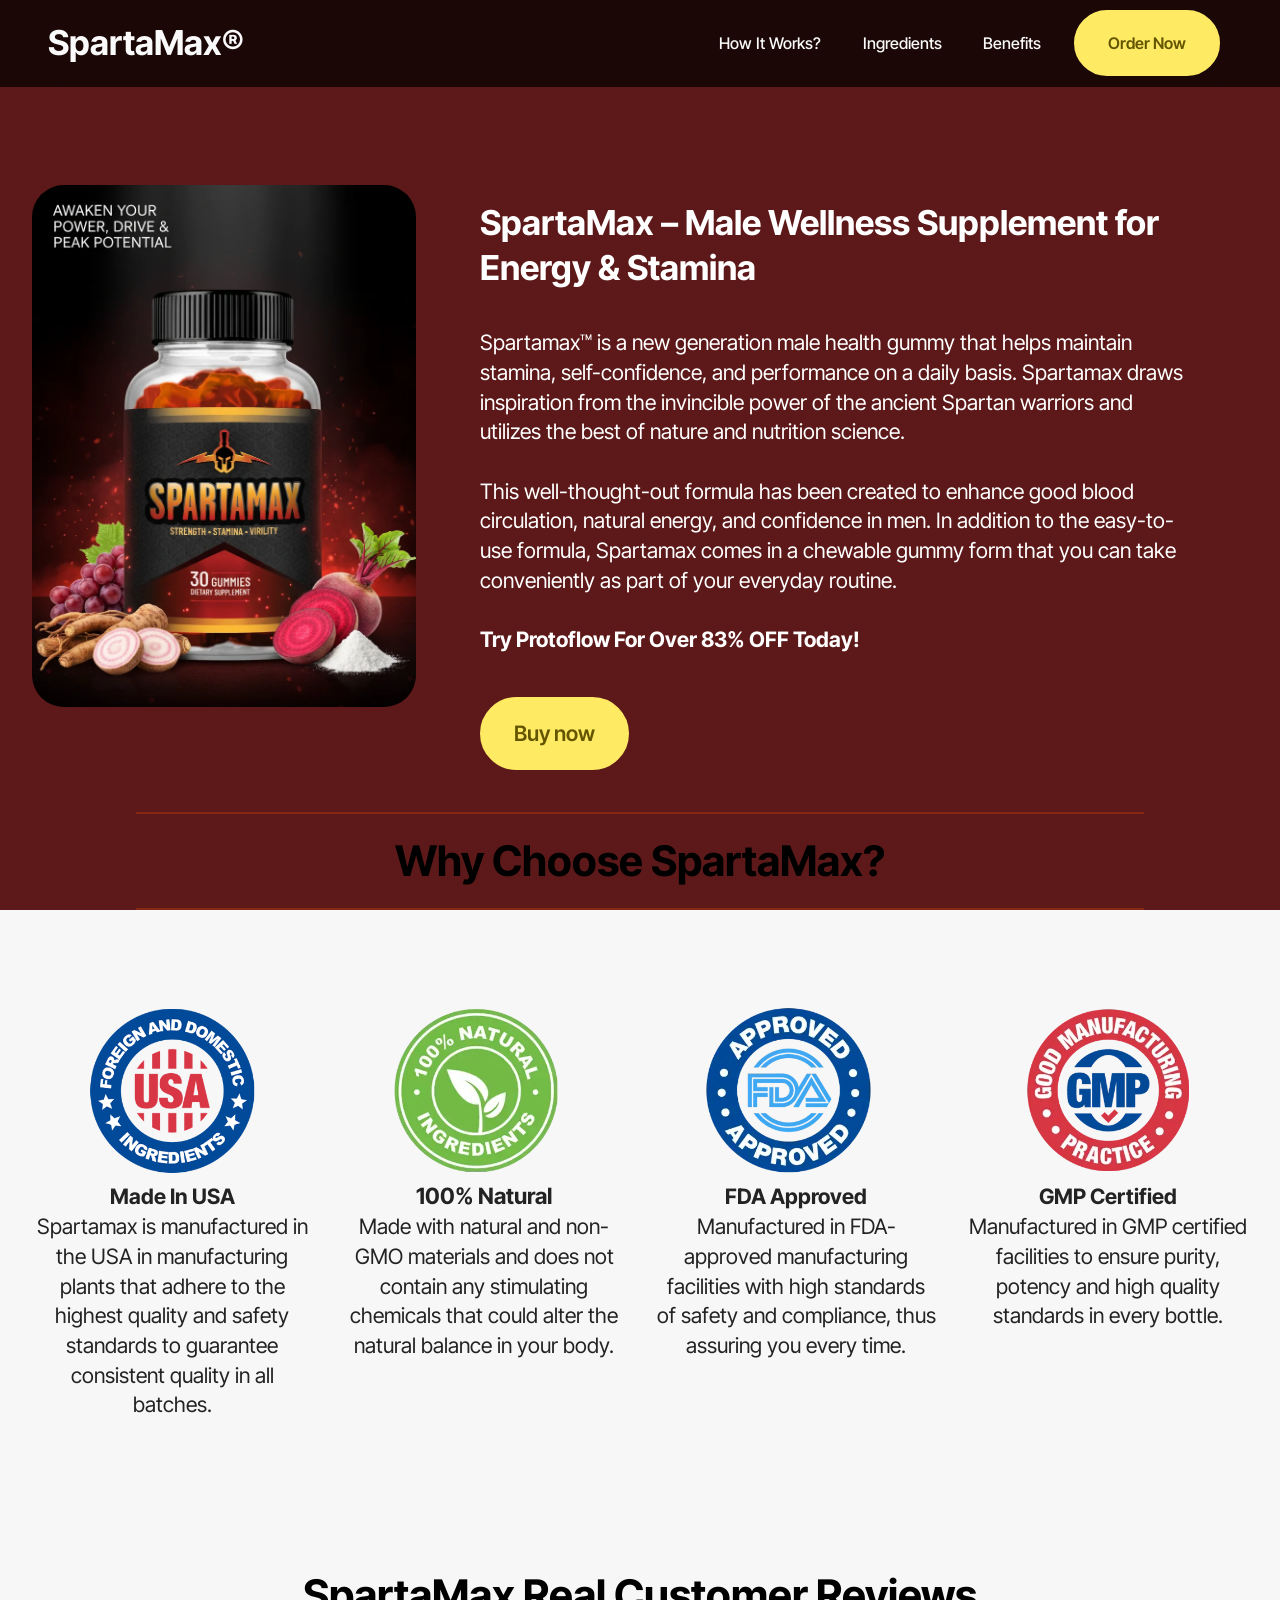
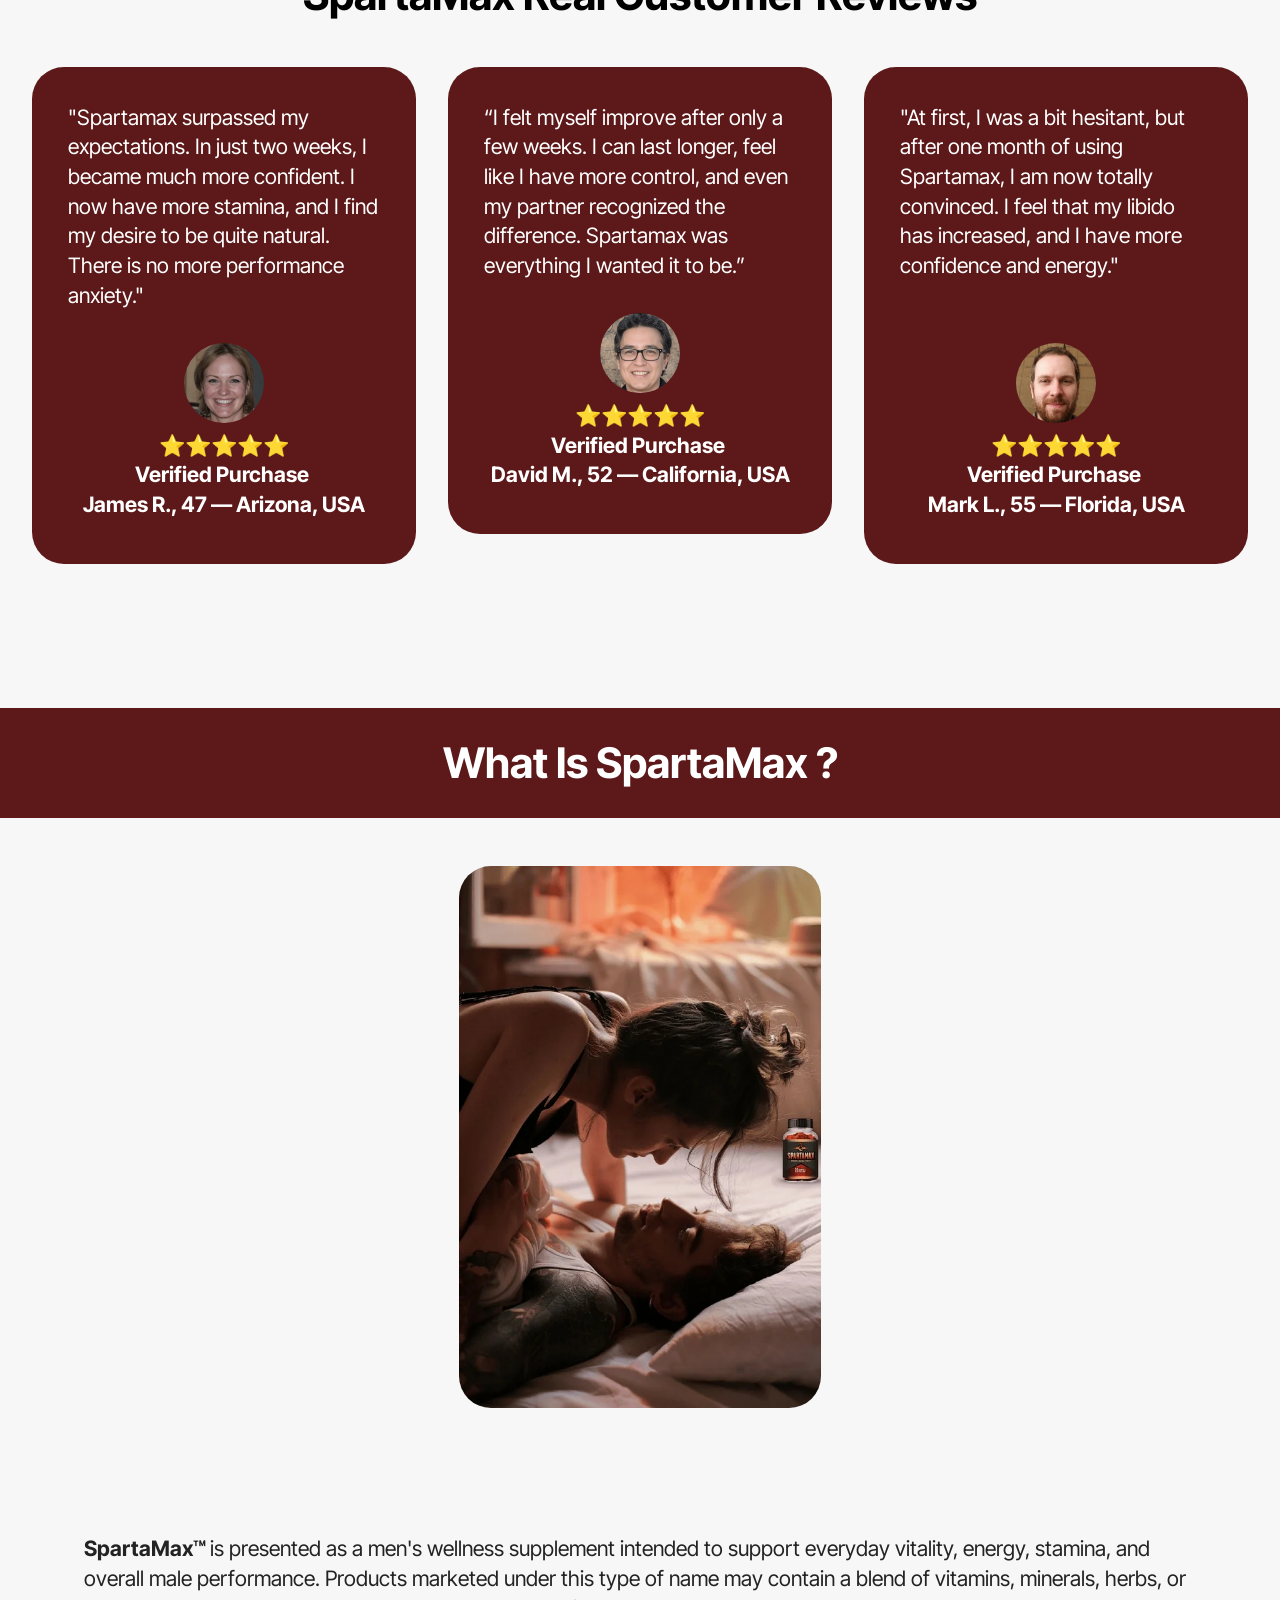
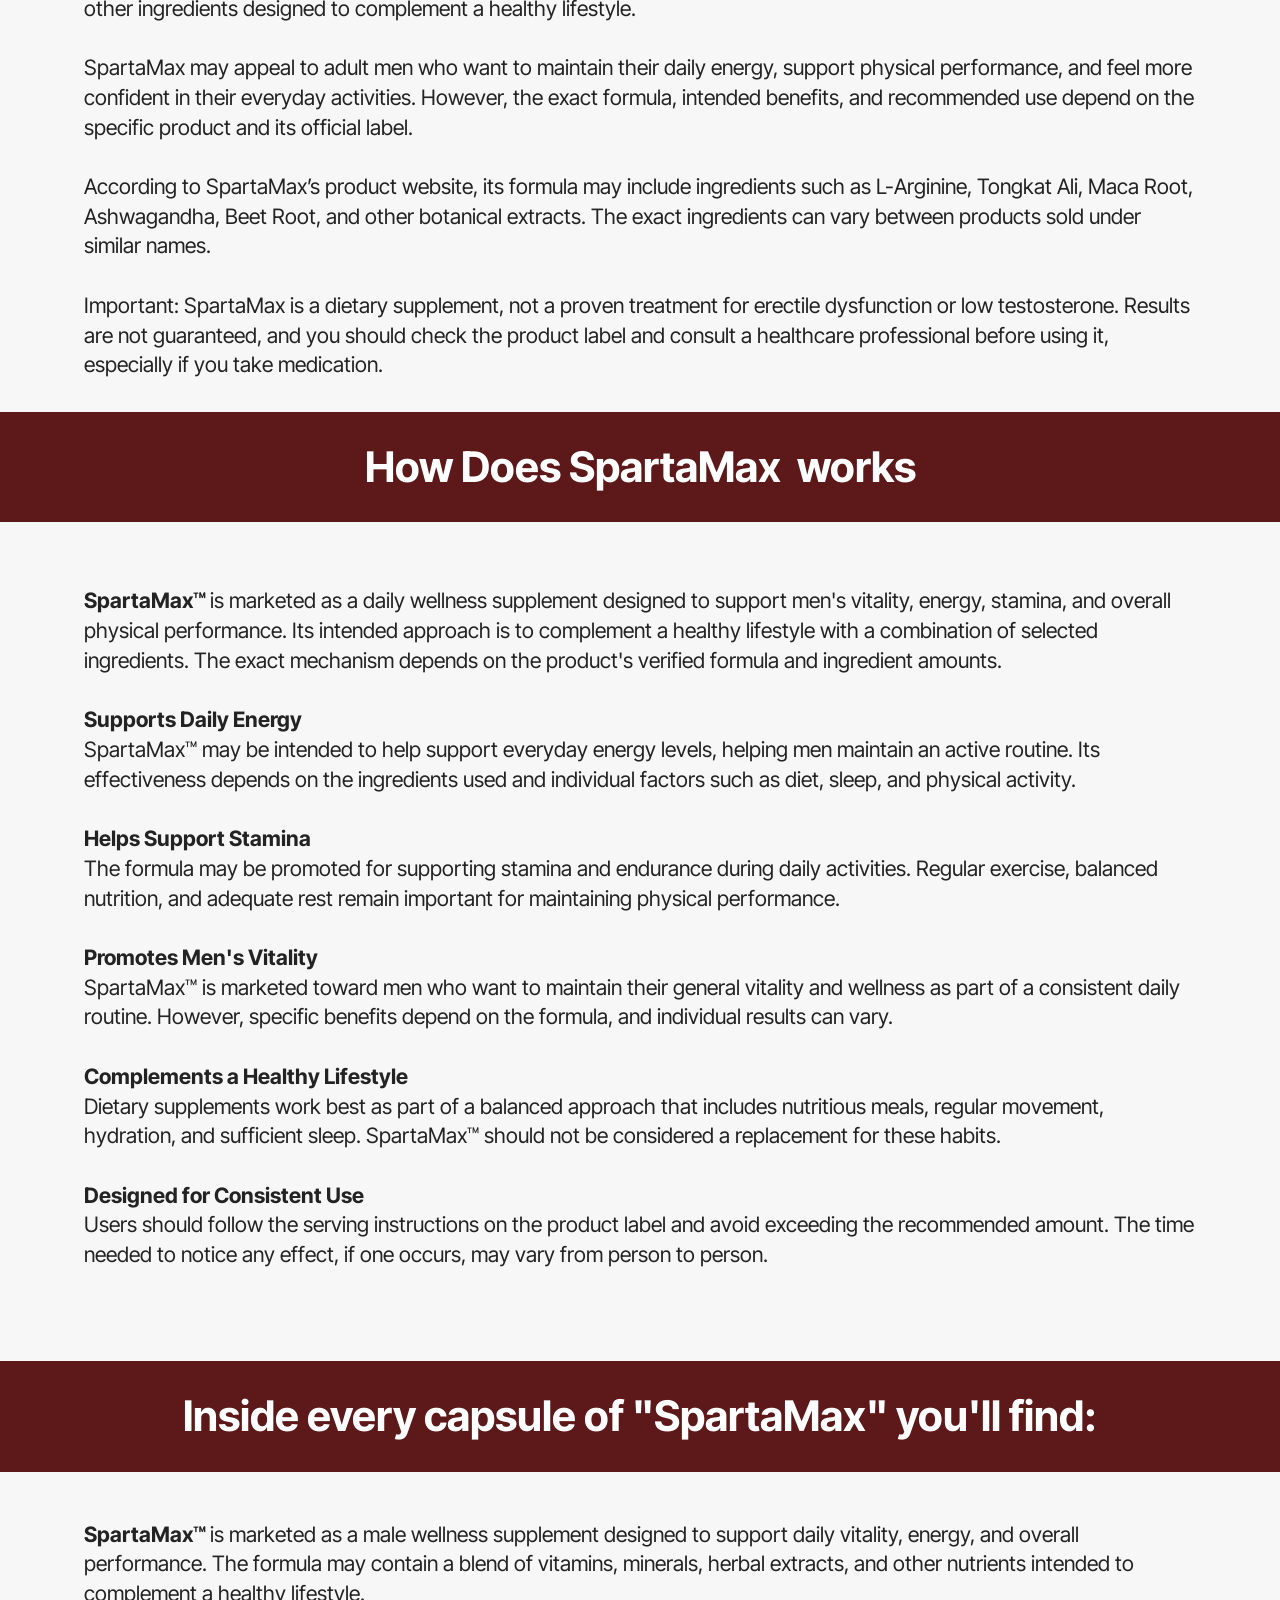
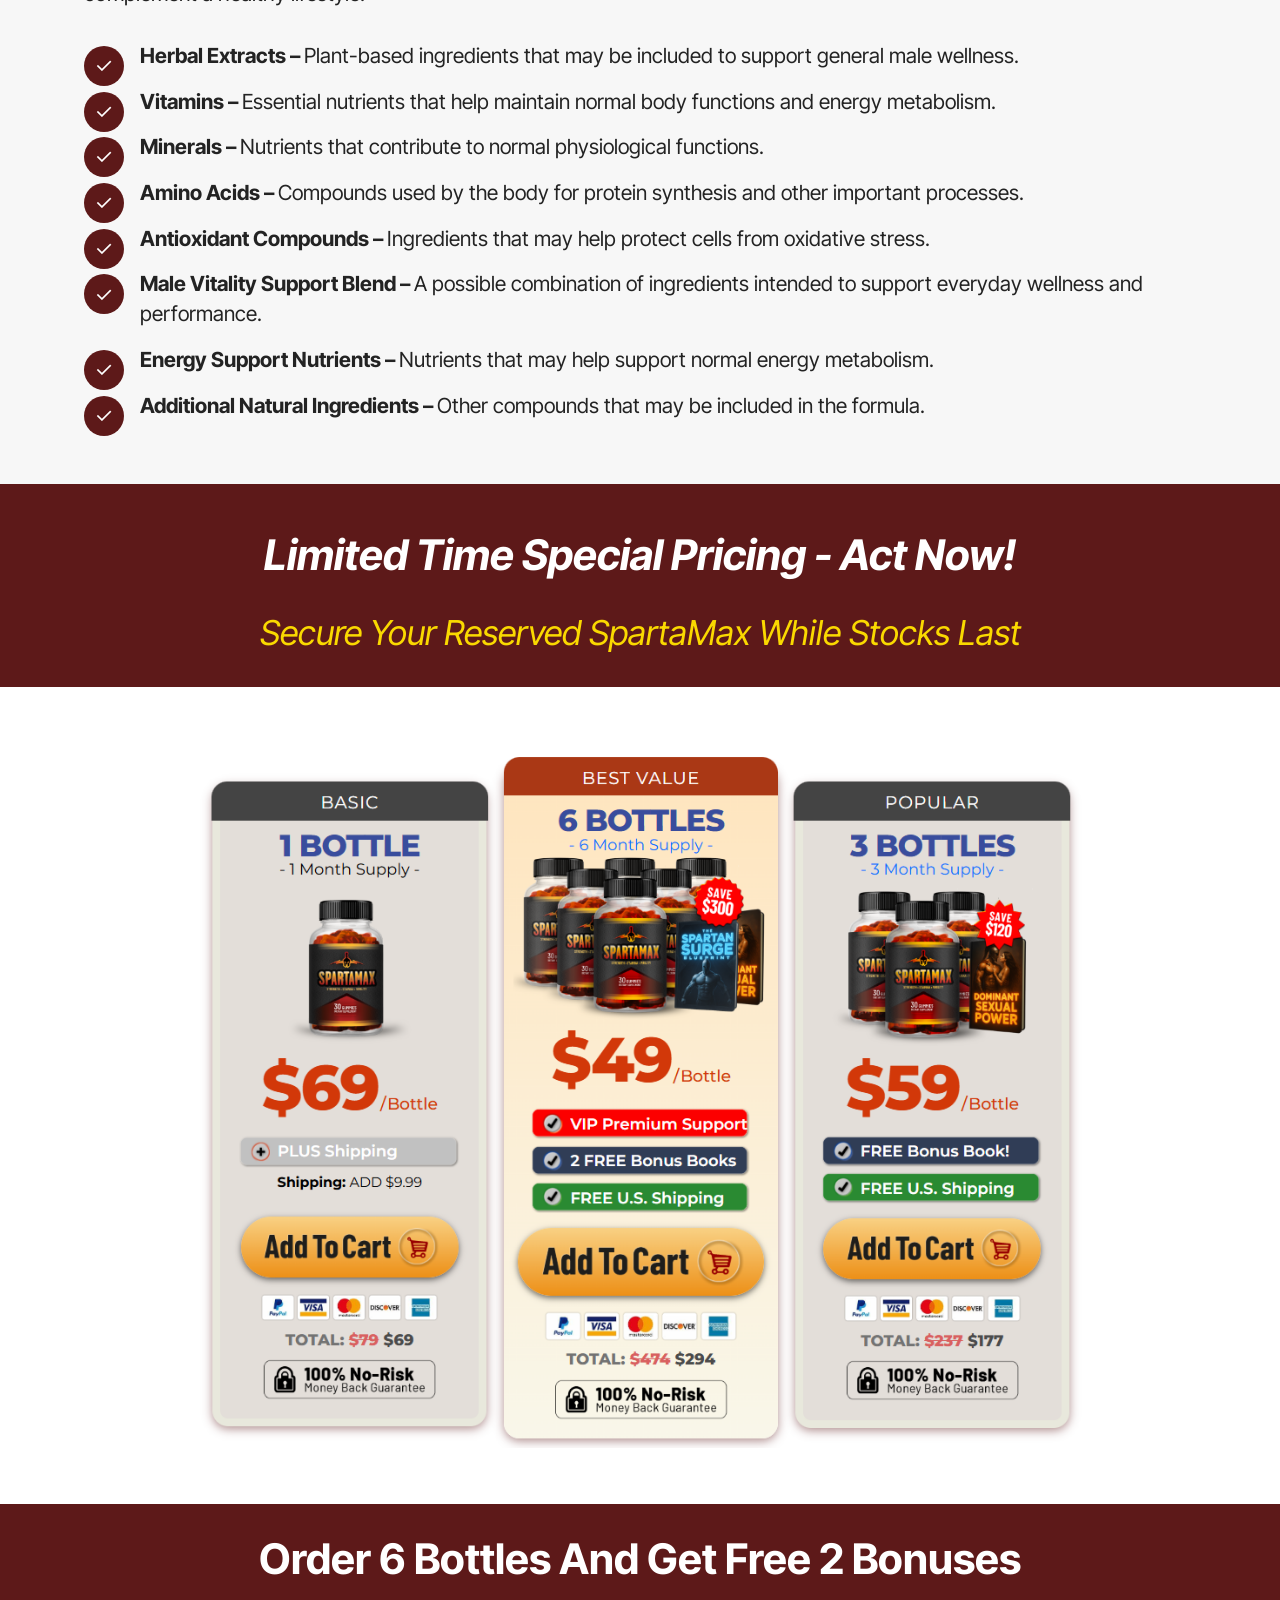
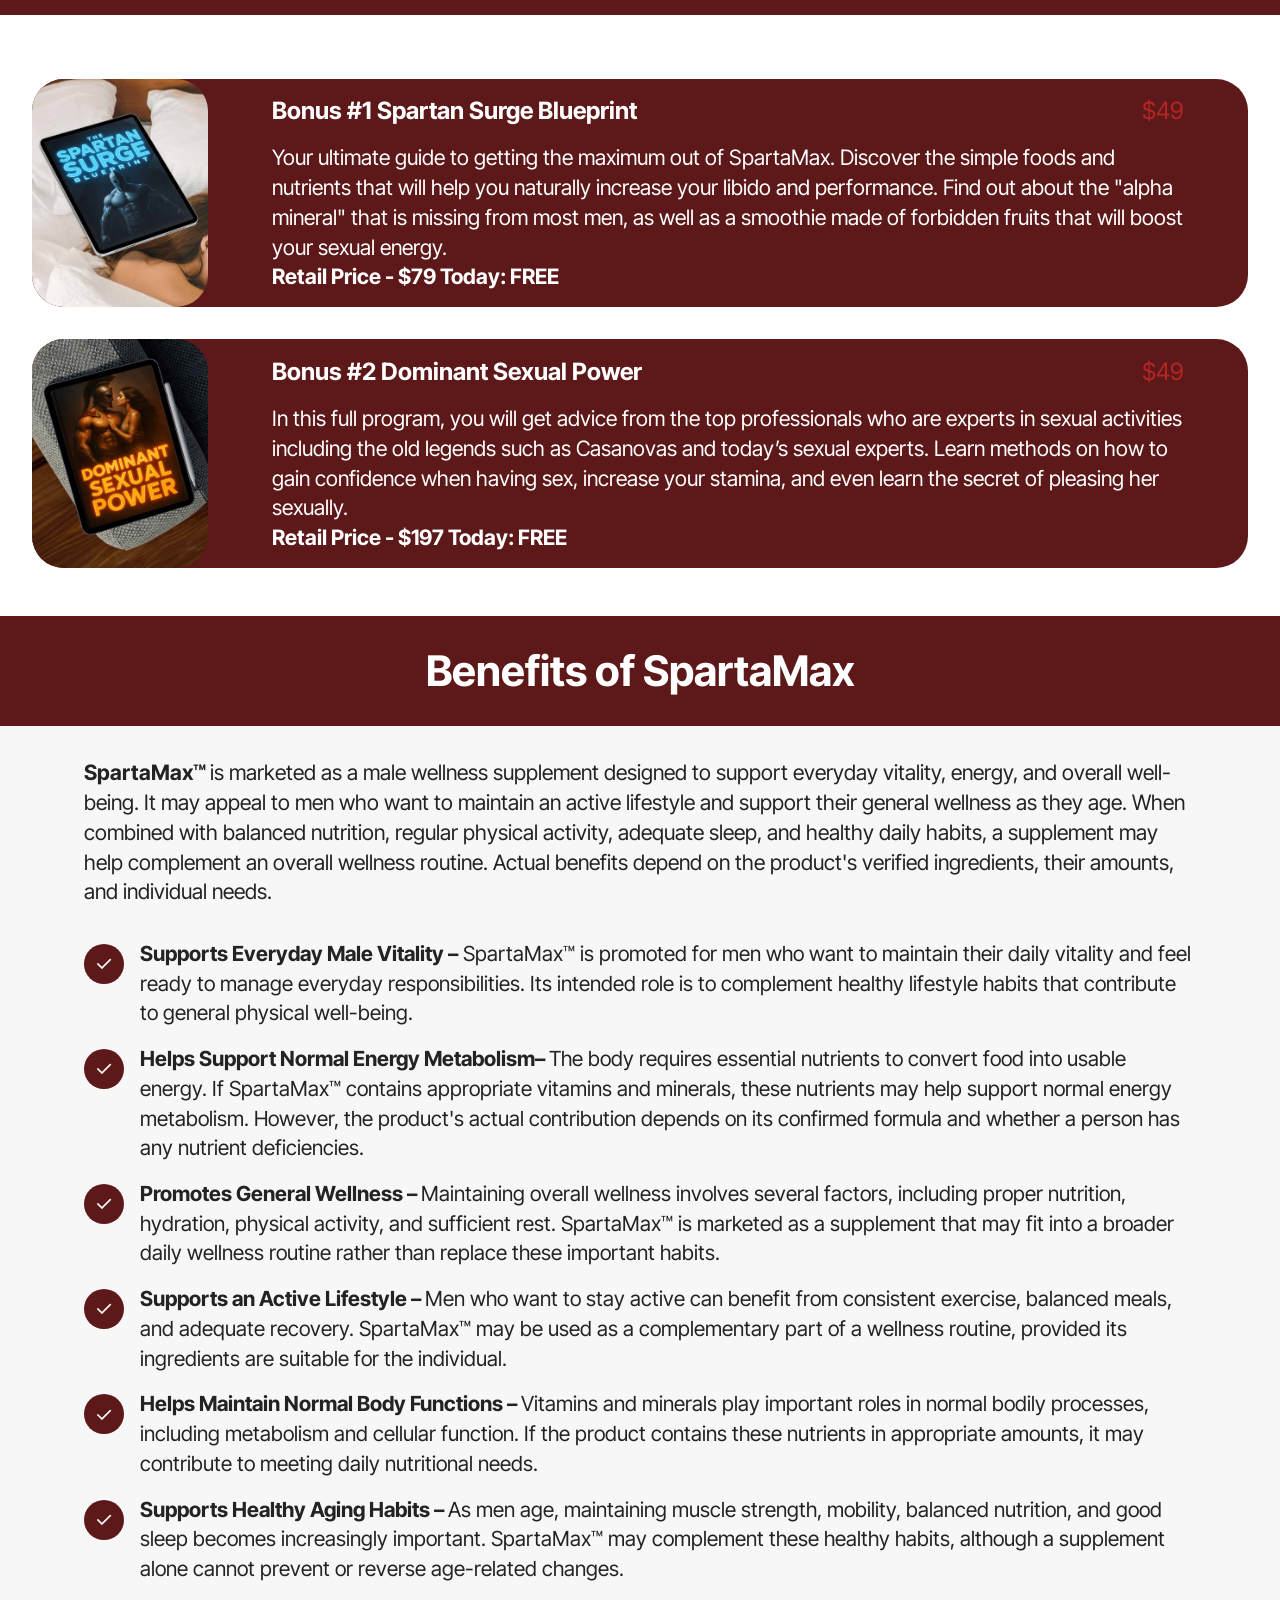
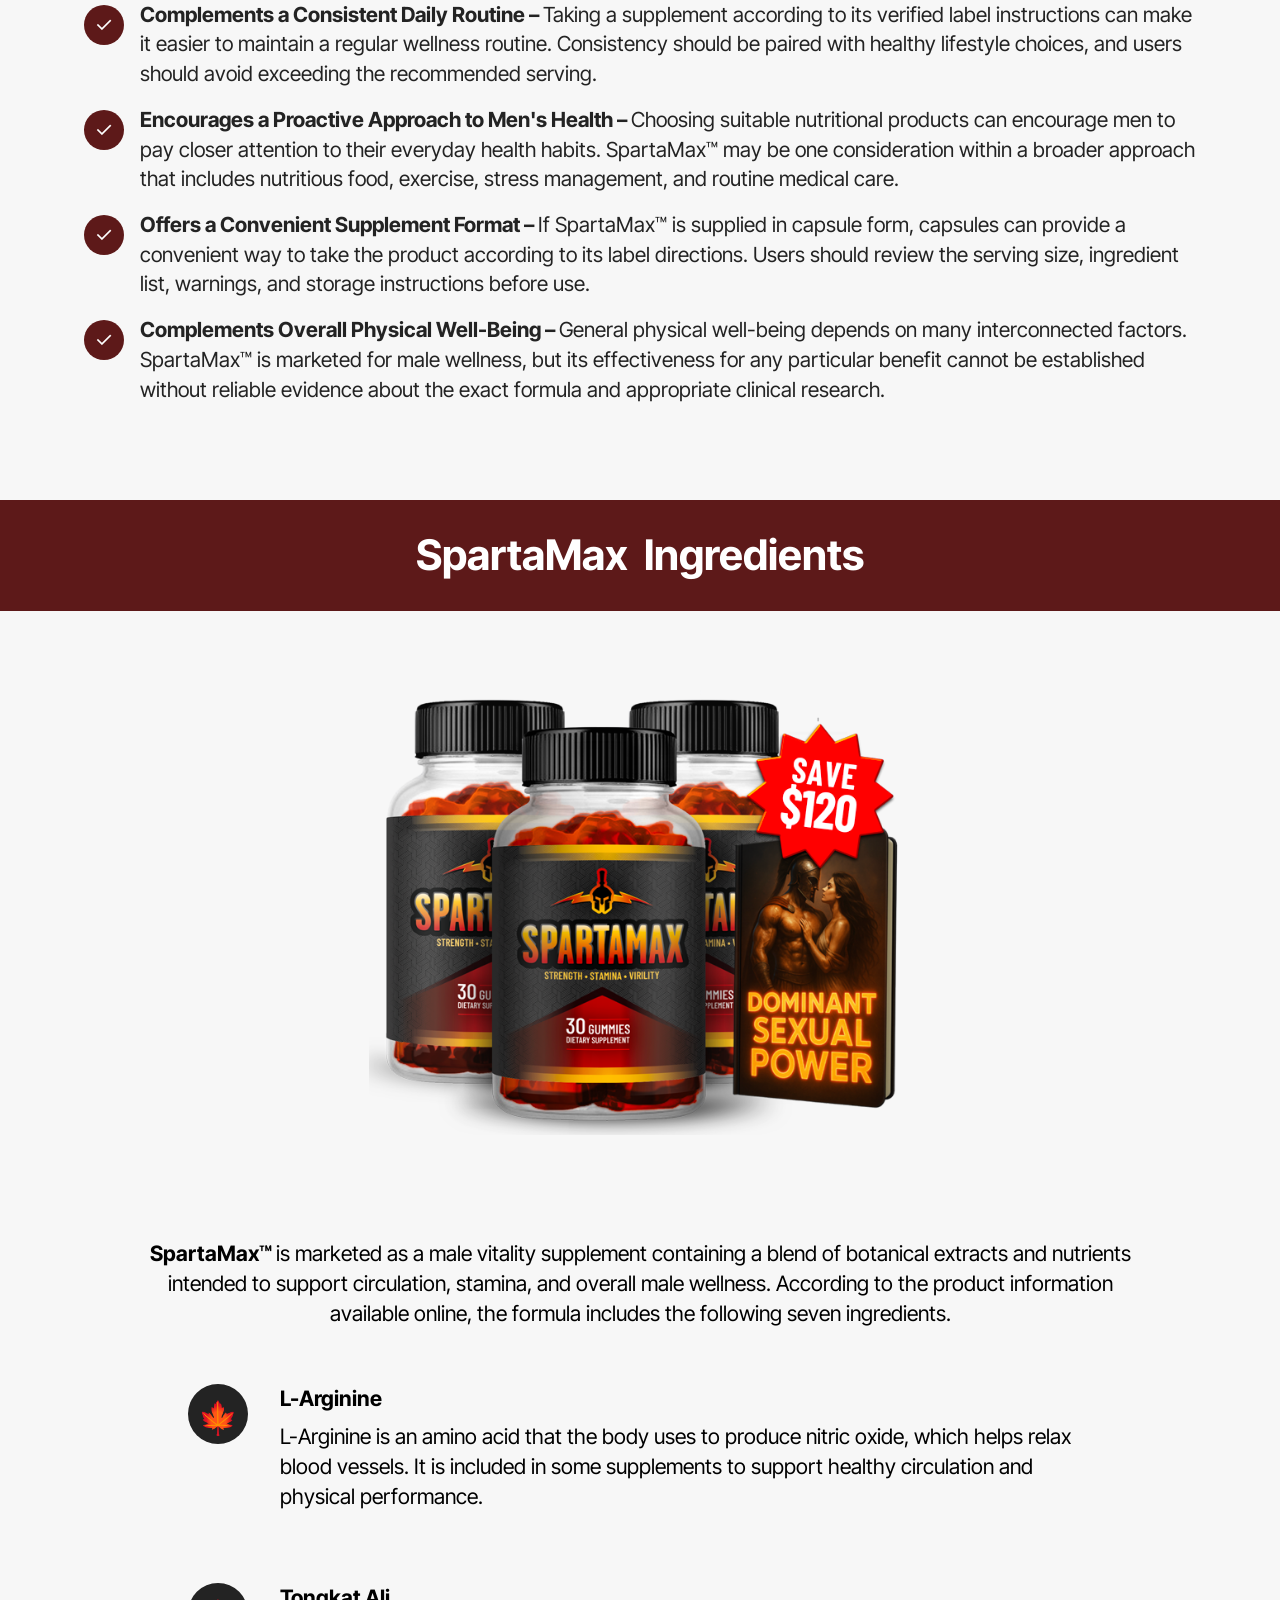
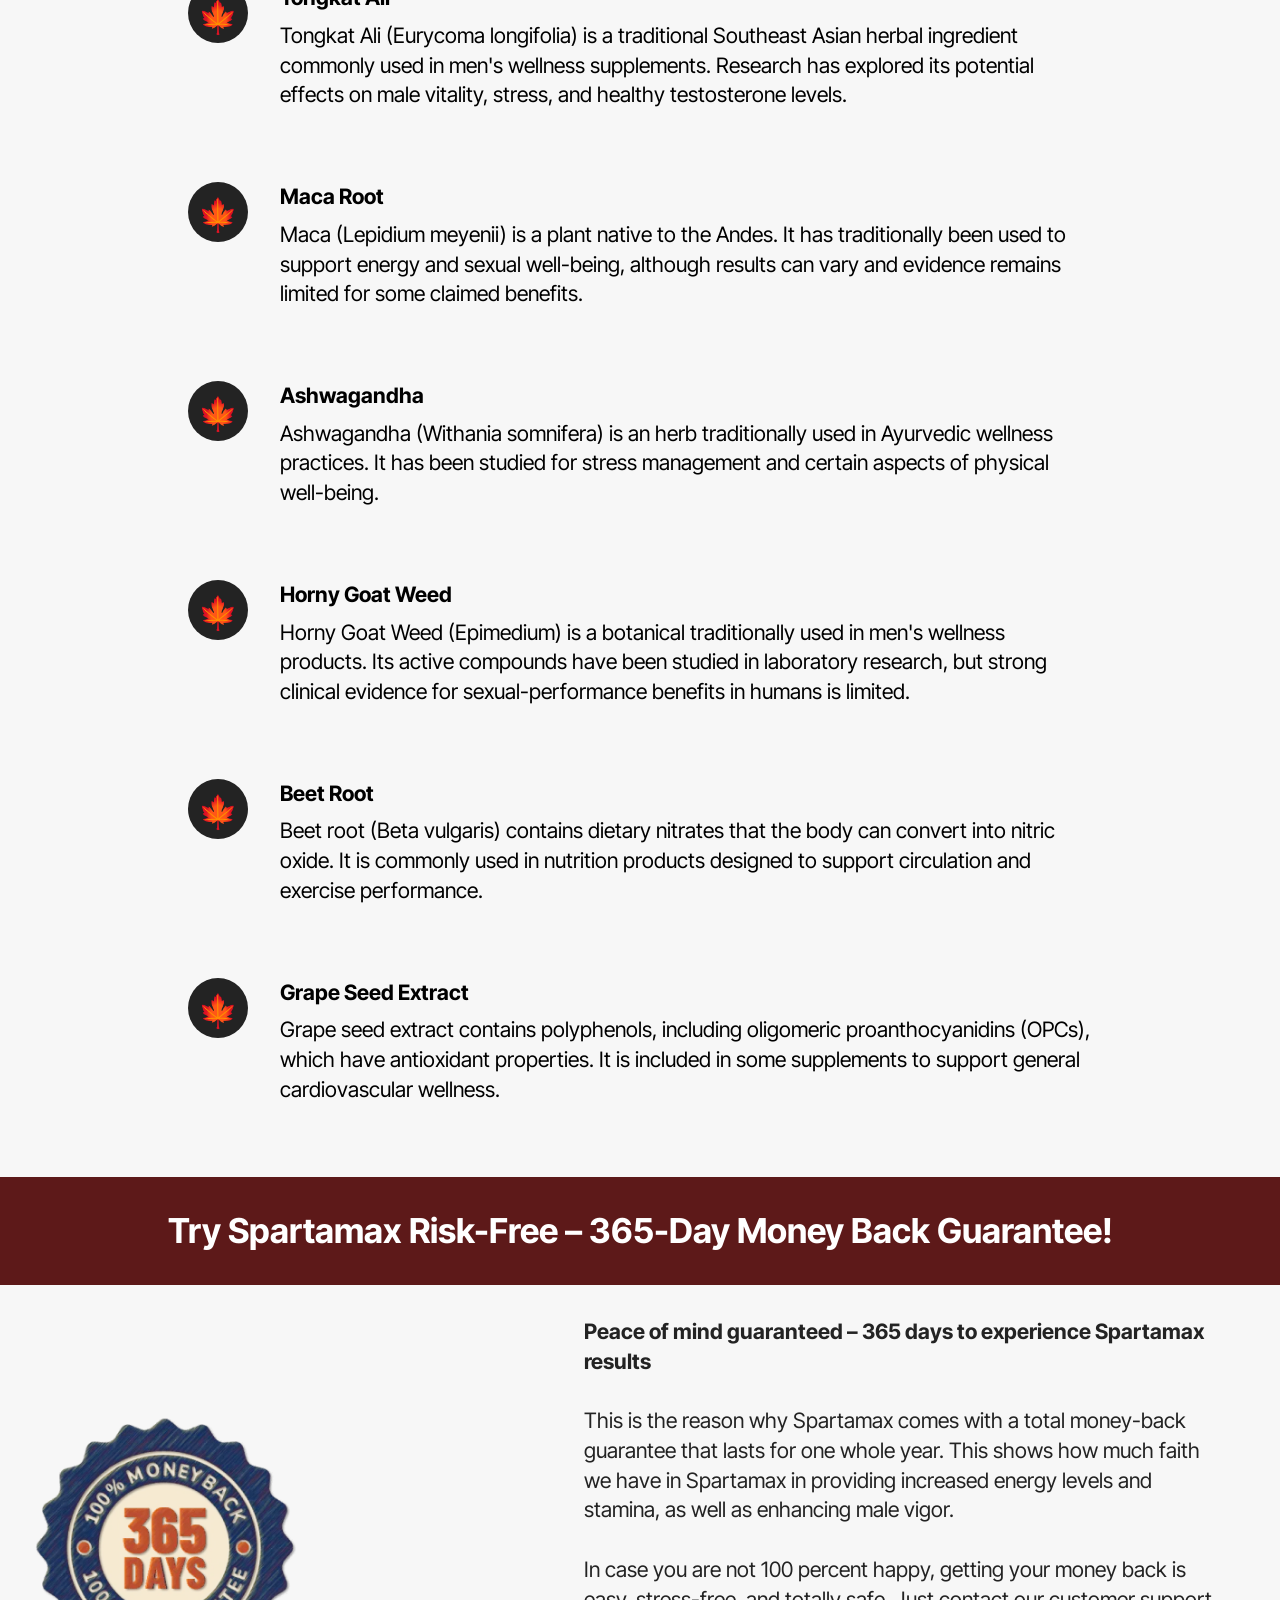
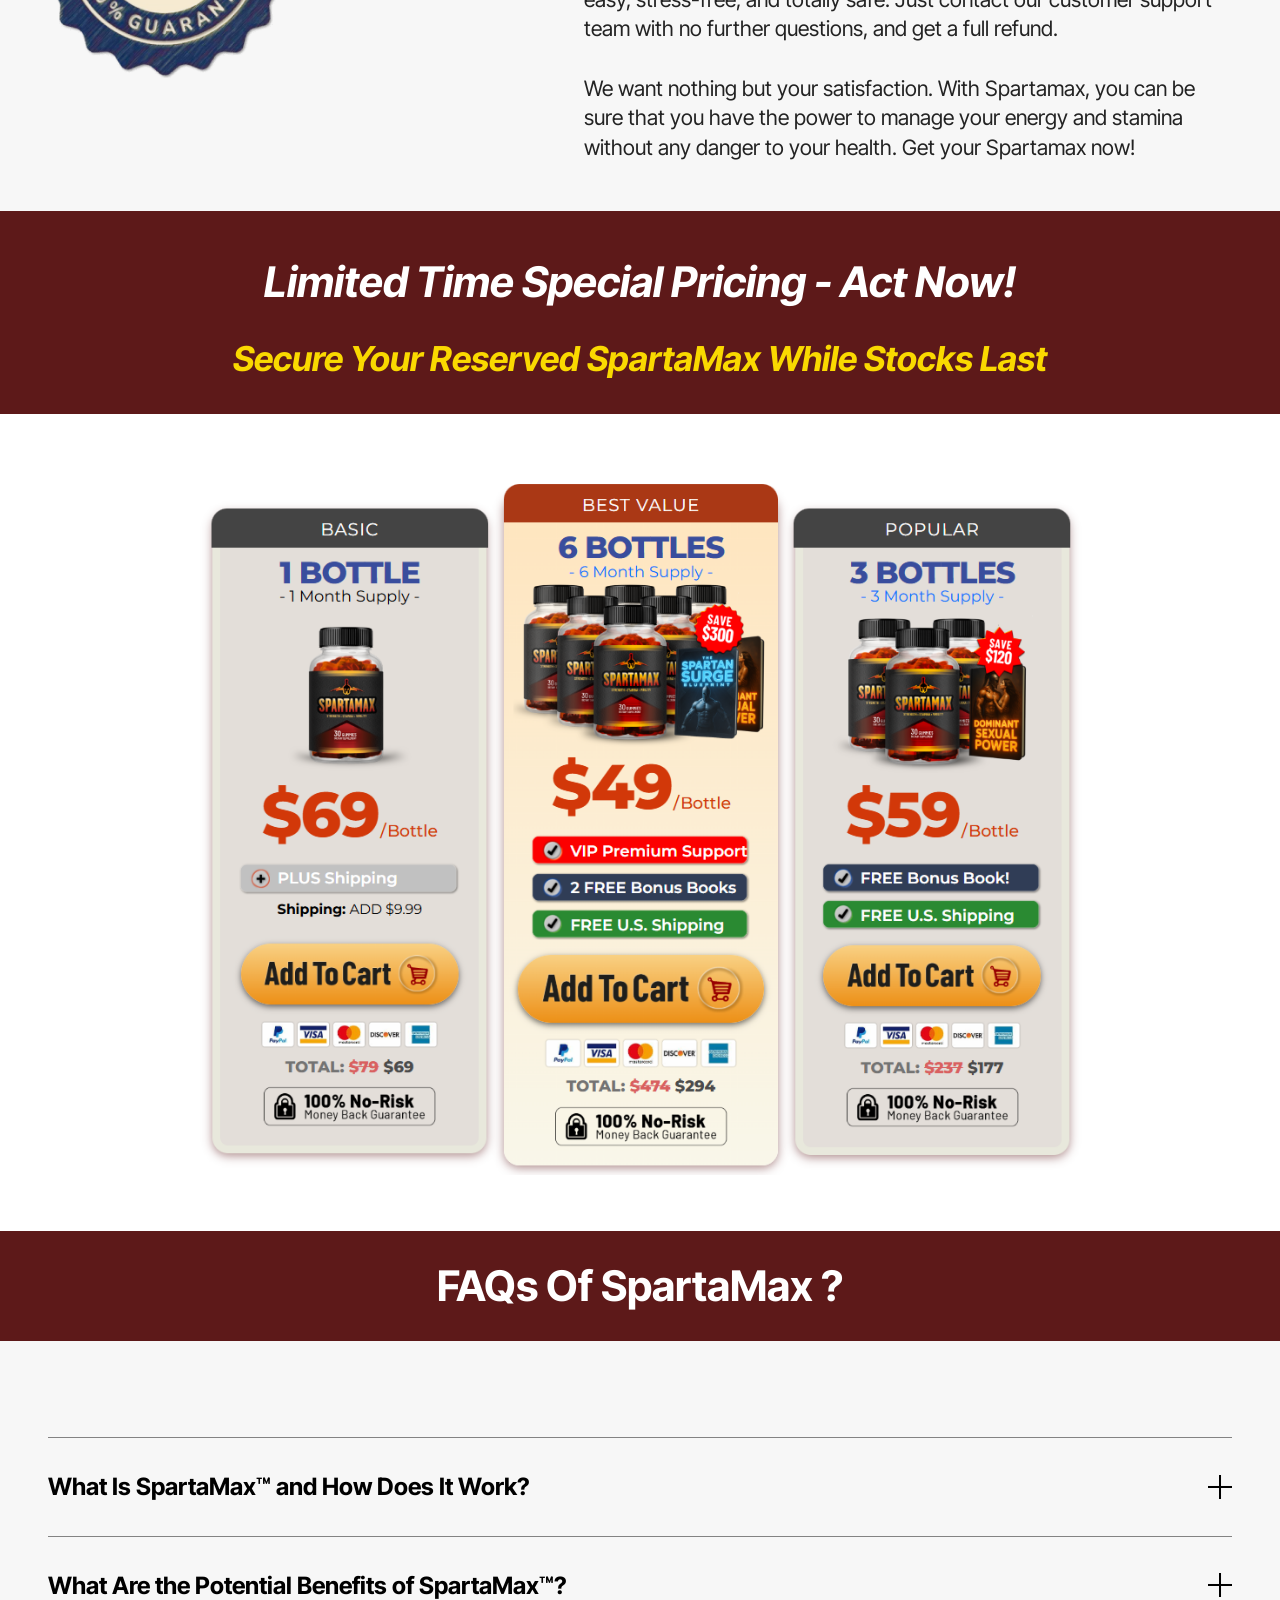
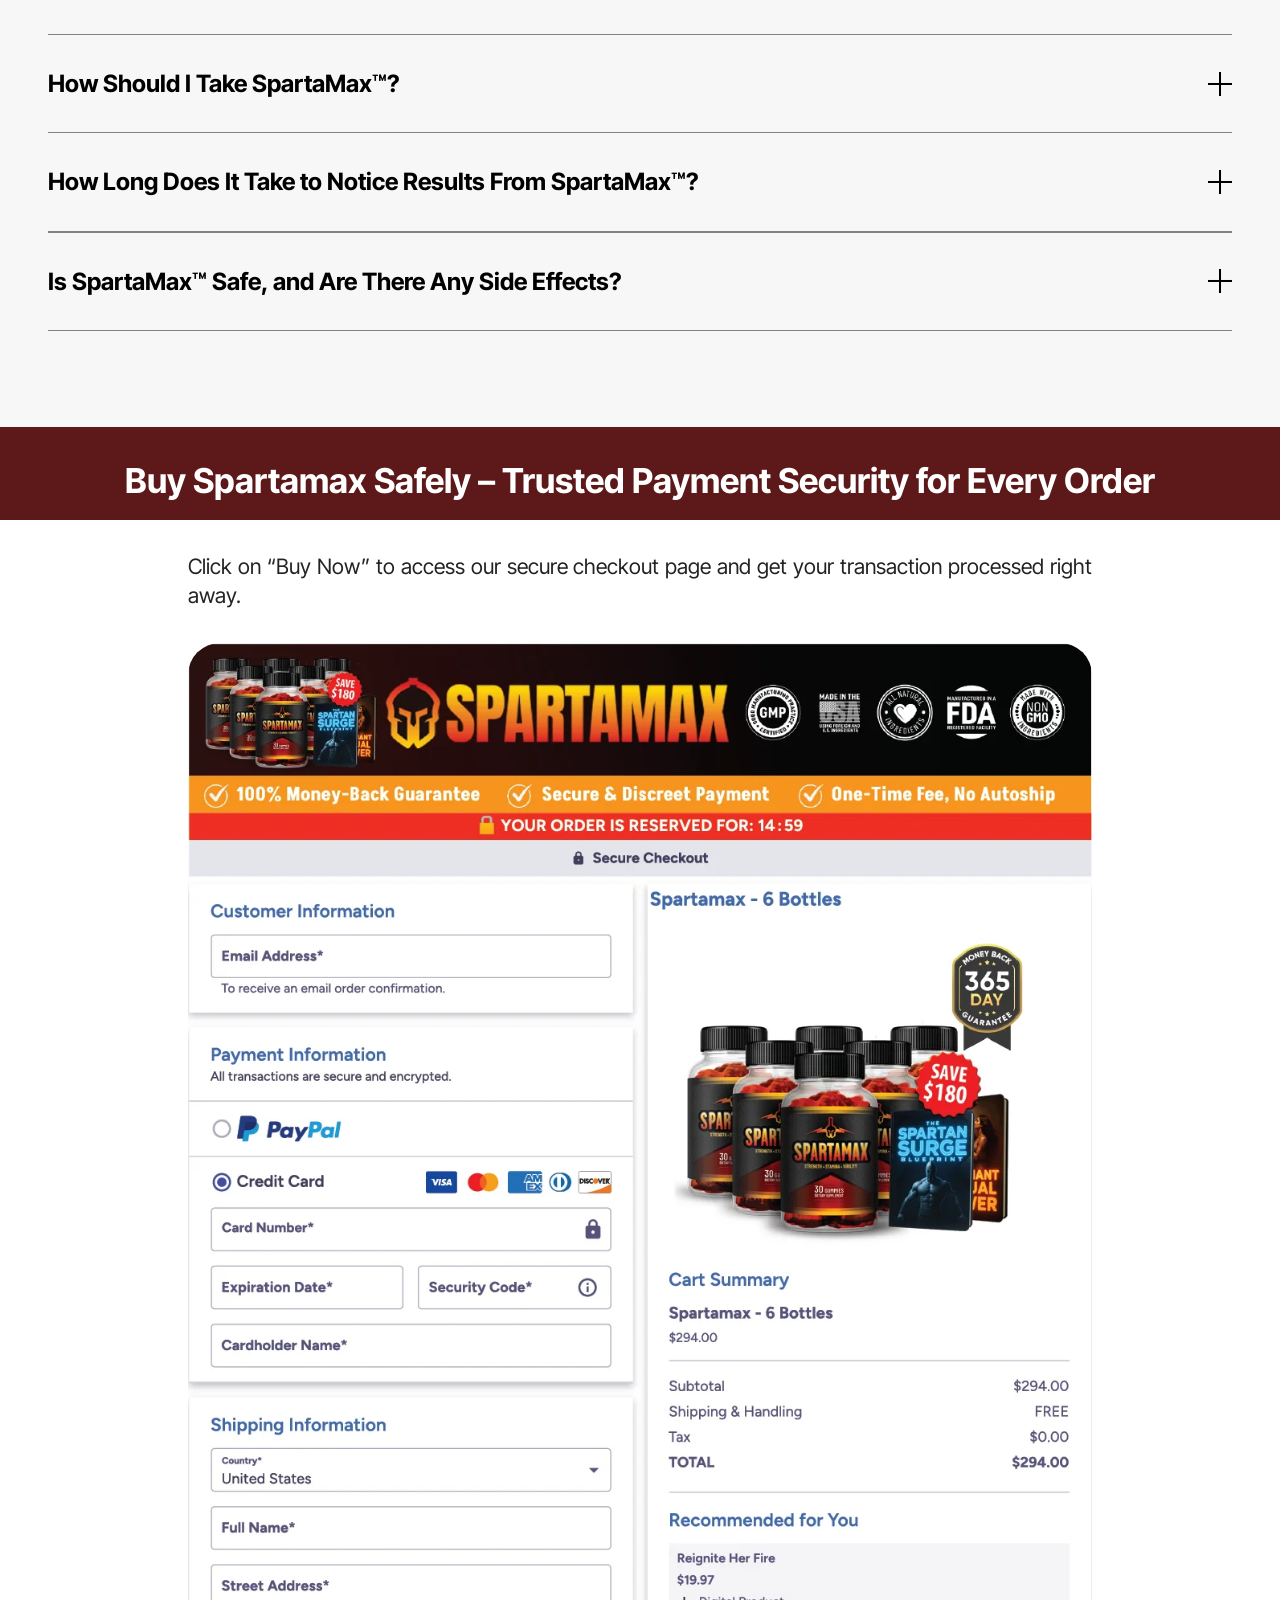
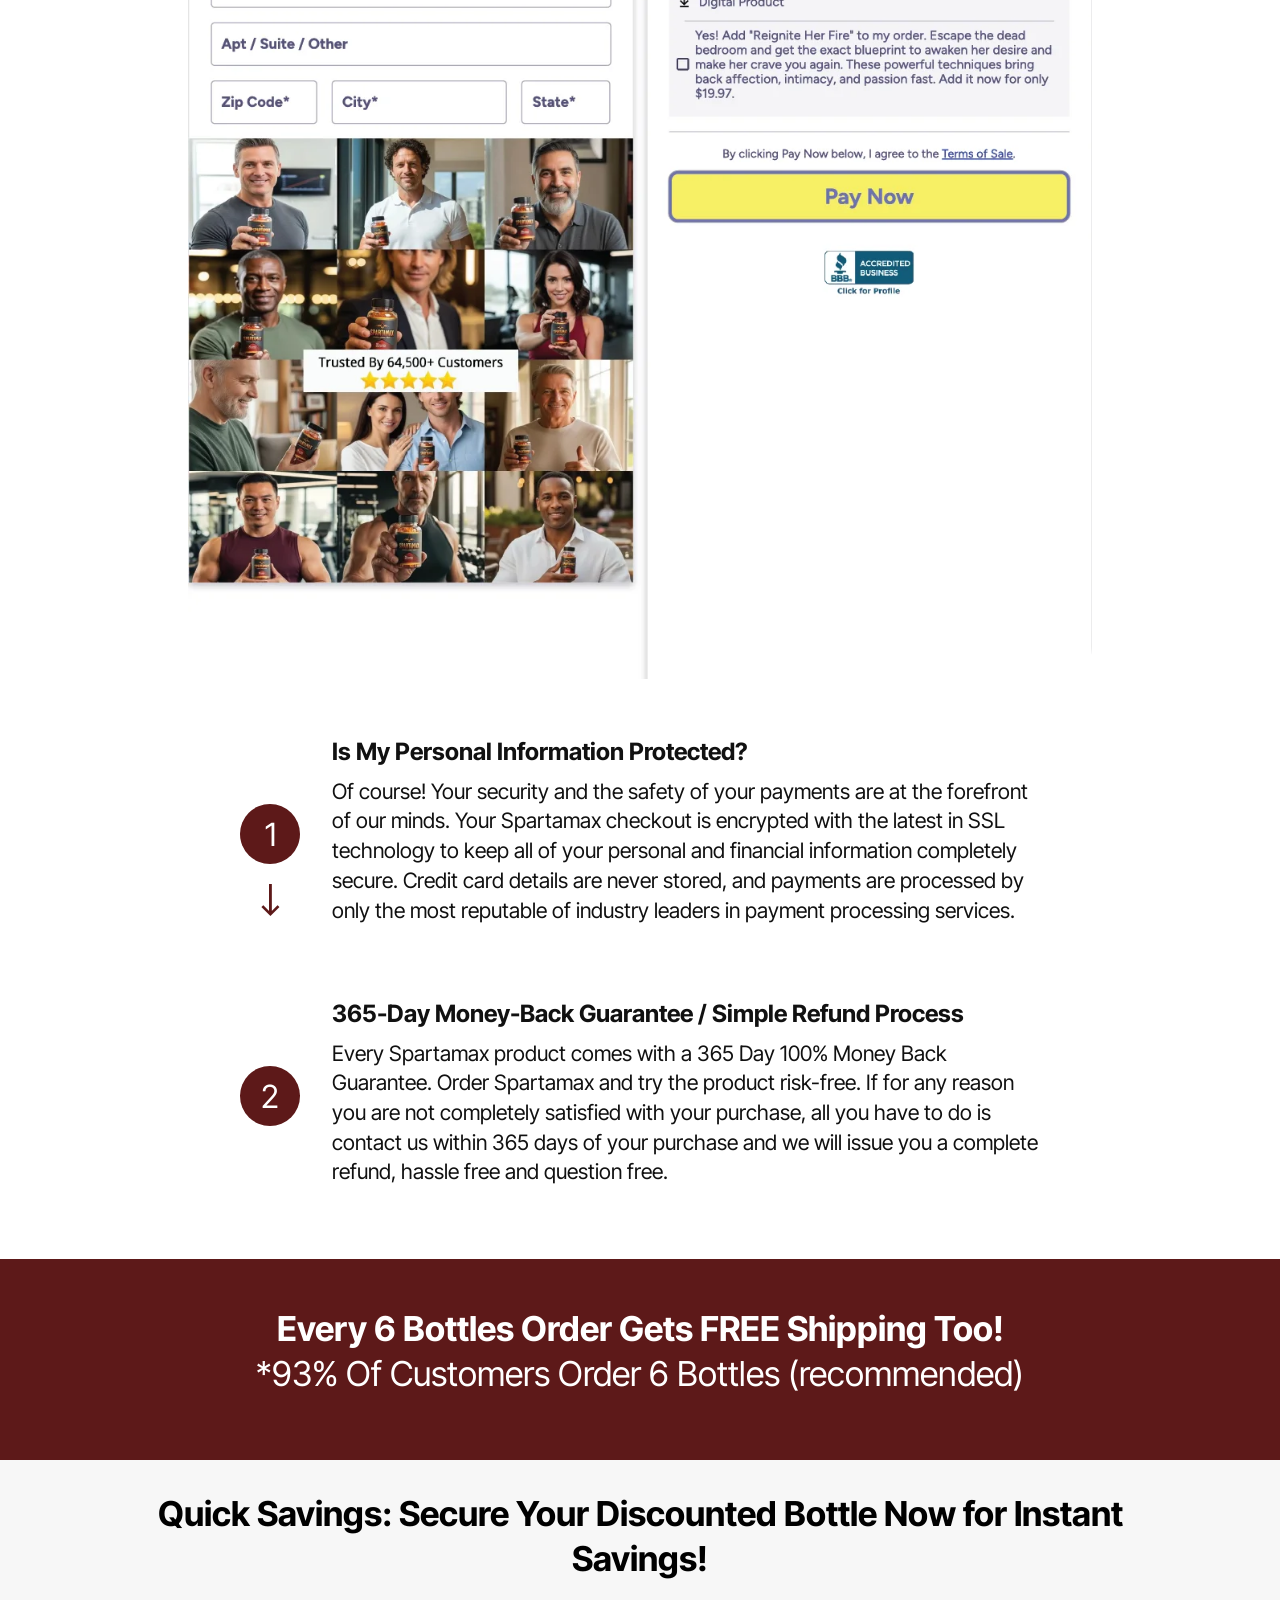
<file: index.html>
<!DOCTYPE html>
<html  lang="en">
<head>
  <!-- Site made with Mobirise Website Builder v6.1.12, https://mobirise.com -->
  <meta charset="UTF-8">
  <meta http-equiv="X-UA-Compatible" content="IE=edge">
  <meta name="generator" content="Mobirise v6.1.12, mobirise.com">
  <meta name="twitter:card" content="summary_large_image"/>
  <meta name="twitter:image:src" content="assets/images/index-meta.webp">
  <meta property="og:image" content="assets/images/index-meta.webp">
  <meta name="twitter:title" content="SpartaMax™ Review: Ingredients, Benefits, Safety & Men's Vitality Support">
  <meta name="viewport" content="width=device-width, initial-scale=1, minimum-scale=1">
  <link rel="shortcut icon" href="assets/images/spartamax-herbs-1.webp" type="image/x-icon">
  <meta name="description" content="SpartaMax™, a male wellness supplement designed to support daily vitality, energy, stamina, and overall well-being. Explore its ingredients, potential benefits, usage instructions, and important safety information to make an informed choice for your wellness routine.">
  <meta name="msvalidate.01" content="E1C683F4EFB1ADD5ABCEF03F91AA41EB" />
	<meta name="google-site-verification" content="4bTPPsSgGg9mrN9ppGhdz5BRyaK9BWV9diWJw_Lr8Sk" />

  
  <title>SpartaMax™ Review: Ingredients, Benefits, Safety & Men's Vitality Support</title>
  <link rel="stylesheet" href="assets/web/assets/mobirise-icons2/mobirise2.css">
  <link rel="stylesheet" href="assets/web/assets/mobirise-icons/mobirise-icons.css">
  <link rel="stylesheet" href="assets/bootstrap/css/bootstrap.min.css">
  <link rel="stylesheet" href="assets/dropdown/css/style.css">
  <link rel="stylesheet" href="assets/socicon/css/styles.css">
  <link rel="stylesheet" href="assets/theme/css/style.css">
  <link rel="preload" href="https://fonts.googleapis.com/css?family=Inter+Tight:100,200,300,400,500,600,700,800,900,100i,200i,300i,400i,500i,600i,700i,800i,900i&display=swap" as="style" onload="this.onload=null;this.rel='stylesheet'">
  <noscript><link rel="stylesheet" href="https://fonts.googleapis.com/css?family=Inter+Tight:100,200,300,400,500,600,700,800,900,100i,200i,300i,400i,500i,600i,700i,800i,900i&display=swap"></noscript>
  <link rel="preload" as="style" href="assets/mobirise/css/mbr-additional.css?v=SUvvcQ"><link rel="stylesheet" href="assets/mobirise/css/mbr-additional.css?v=SUvvcQ" type="text/css">
  
  
  <meta name="keywords" content="prosta defend, prostadefend, prosta defend supplement, prosta defend pills">
 <meta name="author" content="prosta defend">
		
 <link rel="canonical" href="" >
</head>
<body>
  
  <section data-bs-version="5.1" class="menu menu2 cid-vvjRE5VQ8q" once="menu" id="menu2-21">
    
    <nav class="navbar navbar-dropdown navbar-expand-lg">
        <div class="container">
            <div class="navbar-brand">
                
                <span class="navbar-caption-wrap"><a class="navbar-caption text-white text-primary display-2" href="https://61ed34dcjlfmeqdjz75ocads1m.hop.clickbank.net">SpartaMax®&nbsp;<br></a></span>
            </div>
            <button class="navbar-toggler" type="button" data-toggle="collapse" data-bs-toggle="collapse" data-target="#navbarSupportedContent" data-bs-target="#navbarSupportedContent" aria-controls="navbarNavAltMarkup" aria-expanded="false" aria-label="Toggle navigation">
                <div class="hamburger">
                    <span></span>
                    <span></span>
                    <span></span>
                    <span></span>
                </div>
            </button>
            <div class="collapse navbar-collapse" id="navbarSupportedContent">
                <ul class="navbar-nav nav-dropdown" data-app-modern-menu="true"><li class="nav-item"><a class="nav-link link text-white display-4" href="index.html#header3-1m">How It Works?</a></li>
                    <li class="nav-item"><a class="nav-link link text-white display-4" href="index.html#features20-x">
                            Ingredients</a></li>
                    <li class="nav-item"><a class="nav-link link text-white display-4" href="index.html#header3-1n">Benefits</a>
                    </li></ul>
                
                <div class="navbar-buttons mbr-section-btn"><a class="btn btn-danger display-4" href="https://61ed34dcjlfmeqdjz75ocads1m.hop.clickbank.net">Order Now</a></div>
            </div>
        </div>
    </nav>
</section>

<section data-bs-version="5.1" class="features7 cid-vvjSD3Nnea" id="features7-22">
    <!---->
    

    
    
    <div class="container">
        <div class="card-wrapper">
            <div class="row align-items-center">
                <div class="col-12 col-lg-4">
                    <div class="image-wrapper">
                        <a href="https://61ed34dcjlfmeqdjz75ocads1m.hop.clickbank.net"><img src="assets/images/spartamax-herbs.webp" alt="SpartaMax "></a>
                    </div>
                </div>
                <div class="col-12 col-lg">
                    <div class="text-box">
                        <h5 class="mbr-title mbr-fonts-style display-2">
                            <strong><br></strong><strong><br>SpartaMax – Male Wellness Supplement for Energy &amp; Stamina</strong></h5>
                        <p class="mbr-text mbr-fonts-style display-7"><br>Spartamax™ is a new generation male health gummy that helps maintain stamina, self-confidence, and performance on a daily basis. Spartamax draws inspiration from the invincible power of the ancient Spartan warriors and utilizes the best of nature and nutrition science.<br><br>This well-thought-out formula has been created to enhance good blood circulation, natural energy, and confidence in men. In addition to the easy-to-use formula, Spartamax comes in a chewable gummy form that you can take conveniently as part of your everyday routine.<br><br><strong>Try Protoflow For Over 83% OFF Today!</strong><br></p>
                        
                        <div class="mbr-section-btn pt-3"><a href="https://61ed34dcjlfmeqdjz75ocads1m.hop.clickbank.net" class="btn btn-danger display-7">Buy now</a></div>
                    </div>
                </div>
            </div>
        </div>
    </div>
</section>

<section data-bs-version="5.1" class="content6 cid-vvjX7Km81t" id="content6-24">
    
    <div class="container">
        <div class="row justify-content-center">
            <div class="col-md-12 col-lg-10">
                <hr class="line">
                <p class="mbr-text align-center mbr-fonts-style my-4 display-1"><strong>Why Choose&nbsp;SpartaMax?</strong><br></p>
                <hr class="line">
            </div>
        </div>
    </div>
</section>

<section data-bs-version="5.1" class="gallery5 mbr-gallery cid-vvjX5FZ1n5" id="gallery5-23">
    

    
    

    <div class="container">
        
        <div class="row mbr-gallery mt-4">
            <div class="col-12 col-md-6 col-lg-3 item gallery-image active">
                <div class="item-wrapper" data-toggle="modal" data-bs-toggle="modal" data-target="#vxGwJEqyeN-modal" data-bs-target="#vxGwJEqyeN-modal">
                    <img class="w-100" src="assets/images/made-in-usa-1.webp" alt="Mobirise Website Builder" data-slide-to="0" data-bs-slide-to="0" data-target="#lb-vxGwJEqyeN" data-bs-target="#lb-vxGwJEqyeN">
                    <div class="icon-wrapper">
                        <span class="mobi-mbri mobi-mbri-search mbr-iconfont mbr-iconfont-btn"></span>
                    </div>
                </div>
                <h1 class="mbr-item-subtitle mbr-fonts-style align-center mb-2 mt-2 display-7"><div><strong>Made In USA</strong></div><div>Spartamax is manufactured in the USA in manufacturing plants that adhere to the highest quality and safety standards to guarantee consistent quality in all batches.</div><div>
</div><div>
</div></h1>
            </div>
            <div class="col-12 col-md-6 col-lg-3 item gallery-image">
                <div class="item-wrapper" data-toggle="modal" data-bs-toggle="modal" data-target="#vxGwJEqyeN-modal" data-bs-target="#vxGwJEqyeN-modal">
                    <img class="w-100" src="assets/images/100-natural-500x300.webp" alt="Mobirise Website Builder" data-slide-to="1" data-bs-slide-to="1" data-target="#lb-vxGwJEqyeN" data-bs-target="#lb-vxGwJEqyeN">
                    <div class="icon-wrapper">
                        <span class="mobi-mbri mobi-mbri-search mbr-iconfont mbr-iconfont-btn"></span>
                    </div>
                </div>
                <h1 class="mbr-item-subtitle mbr-fonts-style align-center mb-2 mt-2 display-7"><div><span style="font-size: 1.4rem;"><strong>100% Natural</strong></span></div><div>Made with natural and non-GMO materials and does not contain any stimulating chemicals that could alter the natural balance in your body.</div><div>
</div><div>
</div></h1>
            </div>
            
            <div class="col-12 col-md-6 col-lg-3 item gallery-image">
                <div class="item-wrapper" data-toggle="modal" data-bs-toggle="modal" data-target="#vxGwJEqyeN-modal" data-bs-target="#vxGwJEqyeN-modal">
                    <img class="w-100" src="assets/images/fda-approved-500x300.webp" alt="Mobirise Website Builder" data-slide-to="2" data-bs-slide-to="2" data-target="#lb-vxGwJEqyeN" data-bs-target="#lb-vxGwJEqyeN">
                    <div class="icon-wrapper">
                        <span class="mobi-mbri mobi-mbri-search mbr-iconfont mbr-iconfont-btn"></span>
                    </div>
                </div>
                <h1 class="mbr-item-subtitle mbr-fonts-style align-center mb-2 mt-2 display-7"><div><strong>FDA Approved</strong></div><div>Manufactured in FDA-approved manufacturing facilities with high standards of safety and compliance, thus assuring you every time.</div><div>
</div></h1>
            </div><div class="col-12 col-md-6 col-lg-3 item gallery-image">
                <div class="item-wrapper" data-toggle="modal" data-bs-toggle="modal" data-target="#vxGwJEqyeN-modal" data-bs-target="#vxGwJEqyeN-modal">
                    <img class="w-100" src="assets/images/gmp-certified-500x300.webp" alt="Mobirise Website Builder" data-slide-to="3" data-bs-slide-to="3" data-target="#lb-vxGwJEqyeN" data-bs-target="#lb-vxGwJEqyeN">
                    <div class="icon-wrapper">
                        <span class="mobi-mbri mobi-mbri-search mbr-iconfont mbr-iconfont-btn"></span>
                    </div>
                </div>
                <h1 class="mbr-item-subtitle mbr-fonts-style align-center mb-2 mt-2 display-7"><div><strong>GMP Certified</strong></div><div>Manufactured in GMP certified facilities to ensure purity, potency and high quality standards in every bottle.</div></h1>
            </div>
        </div>

        <div class="modal mbr-slider" tabindex="-1" role="dialog" aria-hidden="true" id="vxGwJEqyeN-modal">
            <div class="modal-dialog" role="document">
                <div class="modal-content">
                    <div class="modal-body">
                        <div class="carousel slide" id="lb-vxGwJEqyeN" data-interval="5000" data-bs-interval="5000">
                            <div class="carousel-inner">
                                <div class="carousel-item active">
                                    <img class="d-block w-100" src="assets/images/made-in-usa-1.webp" alt="Mobirise Website Builder">
                                </div>
                                <div class="carousel-item">
                                    <img class="d-block w-100" src="assets/images/100-natural-500x300.webp" alt="Mobirise Website Builder">
                                </div>
                                
                                <div class="carousel-item">
                                    <img class="d-block w-100" src="assets/images/fda-approved-500x300.webp" alt="Mobirise Website Builder">
                                </div><div class="carousel-item">
                                    <img class="d-block w-100" src="assets/images/gmp-certified-500x300.webp" alt="Mobirise Website Builder">
                                </div>
                            </div>
                            <ol class="carousel-indicators">
                                <li data-slide-to="0" data-bs-slide-to="0" class="active" data-target="#lb-vxGwJEqyeN" data-bs-target="#lb-vxGwJEqyeN"></li>
                                <li data-slide-to="1" data-bs-slide-to="1" data-target="#lb-vxGwJEqyeN" data-bs-target="#lb-vxGwJEqyeN"></li>
                                <li data-slide-to="2" data-bs-slide-to="2" data-target="#lb-vxGwJEqyeN" data-bs-target="#lb-vxGwJEqyeN"></li>
                                <li data-slide-to="3" data-bs-slide-to="3" data-target="#lb-vxGwJEqyeN" data-bs-target="#lb-vxGwJEqyeN"></li>
                            </ol>
                            <a role="button" href="" class="close" data-dismiss="modal" data-bs-dismiss="modal" aria-label="Close">
                            </a>
                            <a class="carousel-control-prev carousel-control" role="button" data-slide="prev" data-bs-slide="prev" href="#lb-vxGwJEqyeN">
                                <span class="mobi-mbri mobi-mbri-arrow-prev" aria-hidden="true"></span>
                                <span class="sr-only visually-hidden">Previous</span>
                            </a>
                            <a class="carousel-control-next carousel-control" role="button" data-slide="next" data-bs-slide="next" href="#lb-vxGwJEqyeN">
                                <span class="mobi-mbri mobi-mbri-arrow-next" aria-hidden="true"></span>
                                <span class="sr-only visually-hidden">Next</span>
                            </a>
                        </div>
                    </div>
                </div>
            </div>
        </div>
    </div>
</section>

<section data-bs-version="5.1" class="people04 cid-vvjZd48blB" id="people04-27">
	
	
	<div class="container">
		<div class="row mb-5 justify-content-center">
			<div class="col-12 mb-0 content-head">
				<h3 class="mbr-section-title mbr-fonts-style align-center mb-0 display-1"><strong>SpartaMax Real Customer Reviews</strong></h3>
				
			</div>
		</div>
		<div class="row mbr-masonry" data-masonry="{&quot;percentPosition&quot;: true }">
			
			<div class="item features-without-image col-12 col-md-6 col-lg-4 active">
				<div class="item-wrapper">
					<div class="card-box align-left">
						<p class="card-text mbr-fonts-style display-7">"Spartamax surpassed my expectations. In just two weeks, I became much more confident. I now have more stamina, and I find my desire to be quite natural. There is no more performance anxiety."<br>
						</p>
						<div class="img-wrapper mt-4 mb-2">
							<img src="assets/images/review-4.webp" data-slide-to="1" data-bs-slide-to="1" alt="James R., 47 — Arizona, USA">
						</div>
						<h5 class="card-title mbr-fonts-style display-7"><strong>⭐⭐⭐⭐⭐</strong><br><strong>Verified Purchase&nbsp;</strong><br><strong>James R., 47 — Arizona, USA</strong></h5>
					</div>
				</div>
			</div>
			<div class="item features-without-image col-12 col-md-6 col-lg-4">
				<div class="item-wrapper">
					<div class="card-box align-left">
						<p class="card-text mbr-fonts-style display-7">“I felt myself improve after only a few weeks. I can last longer, feel like I have more control, and even my partner recognized the difference. Spartamax was everything I wanted it to be.”<br>
						</p>
						<div class="img-wrapper mt-4 mb-2">
							<img src="assets/images/review-5.webp" data-slide-to="2" data-bs-slide-to="2" alt="David M., 52 — California, USA">
						</div>
						<h5 class="card-title mbr-fonts-style display-7">
							<strong>⭐⭐⭐⭐⭐</strong><br><strong>Verified Purchase&nbsp;</strong><br><strong>
</strong>
						<div><strong>David M., 52 — California, USA</strong></div><div><strong>
</strong></div><div><strong>
</strong></div></h5>
					</div>
				</div>
			</div>
			
			<div class="item features-without-image col-12 col-md-6 col-lg-4">
				<div class="item-wrapper">
					<div class="card-box align-left">
						<p class="card-text mbr-fonts-style display-7">"At first, I was a bit hesitant, but after one month of using Spartamax, I am now totally convinced. I feel that my libido has increased, and I have more confidence and energy."<br><br></p>
						<div class="img-wrapper mt-4 mb-2">
							<img src="assets/images/review-6.webp" data-slide-to="4" data-bs-slide-to="4" alt="Mark L., 55 — Florida, USA">
						</div>
						<h5 class="card-title mbr-fonts-style display-7"><strong>⭐⭐⭐⭐⭐</strong><br><strong>Verified Purchase&nbsp;</strong><br><strong>Mark L., 55 — Florida, USA</strong></h5>
					</div>
				</div>
			</div>
			
		</div>
	</div>
</section>

<section data-bs-version="5.1" class="header3 cid-uSwx4cJ0TO" id="header3-4">

    

    
    

    <div class="align-center container">
        <div class="row justify-content-center">
            <div class="col-12 col-lg-12">
                
                <h2 class="mbr-section-subtitle mbr-fonts-style mb-3 display-1"><strong>What Is SpartaMax ?</strong></h2>
                
                
            </div>
        </div>
    </div>
</section>

<section data-bs-version="5.1" class="header9 cid-uSwxo9HcY4" id="header9-6">

    

    
    

    <div class="text-center container">
        <div class="row justify-content-center">
            <div class="col-md-12 col-lg-9">
                <div class="image-wrap mb-4">
                    <a href="https://61ed34dcjlfmeqdjz75ocads1m.hop.clickbank.net"><img src="assets/images/spartamax-male-wellness-supplement-580x870.webp" alt="SpartaMax Official"></a>
                </div>
                
                
                
            </div>
        </div>
    </div>
</section>

<section data-bs-version="5.1" class="content4 cid-uSwx5BcQWN" id="content4-5">
    

    
    
    <div class="container">
        <div class="row justify-content-center">
            <div class="title col-md-12 col-lg-11">
                
                <h4 class="mbr-section-subtitle align-center mbr-fonts-style mb-4 display-7"><div><br></div><div><strong>SpartaMax™ </strong>is presented as a men's wellness supplement intended to support everyday vitality, energy, stamina, and overall male performance. Products marketed under this type of name may contain a blend of vitamins, minerals, herbs, or other ingredients designed to complement a healthy lifestyle.</div><div><strong><br></strong></div><div>
</div><div>SpartaMax may appeal to adult men who want to maintain their daily energy, support physical performance, and feel more confident in their everyday activities. However, the exact formula, intended benefits, and recommended use depend on the specific product and its official label.</div><div><br></div><div>
</div><div>According to SpartaMax’s product website, its formula may include ingredients such as L-Arginine, Tongkat Ali, Maca Root, Ashwagandha, Beet Root, and other botanical extracts. The exact ingredients can vary between products sold under similar names.</div><div><br></div><div>Important: SpartaMax is a dietary supplement, not a proven treatment for erectile dysfunction or low testosterone. Results are not guaranteed, and you should check the product label and consult a healthcare professional before using it, especially if you take medication.</div><div>
</div><div>
</div><div>
</div><div>
</div><div>
</div><div>
</div></h4>
                
            </div>
        </div>
    </div>
</section>

<section data-bs-version="5.1" class="header3 cid-uSwy3EeQp4" id="header3-7">

    

    
    

    <div class="align-center container">
        <div class="row justify-content-center">
            <div class="col-12 col-lg-12">
                
                <h2 class="mbr-section-subtitle mbr-fonts-style mb-3 display-1"><strong>How Does SpartaMax&nbsp; works</strong></h2>
                
                
            </div>
        </div>
    </div>
</section>

<section data-bs-version="5.1" class="content4 cid-uSwy4P6KjC" id="content4-8">
    

    
    
    <div class="container">
        <div class="row justify-content-center">
            <div class="title col-md-12 col-lg-11">
                
                <h4 class="mbr-section-subtitle align-center mbr-fonts-style mb-4 display-7"><div><strong>SpartaMax™ </strong>is marketed as a daily wellness supplement designed to support men's vitality, energy, stamina, and overall physical performance. Its intended approach is to complement a healthy lifestyle with a combination of selected ingredients. The exact mechanism depends on the product's verified formula and ingredient amounts.</div><div><br></div><div><strong>Supports Daily Energy</strong></div><div>SpartaMax™ may be intended to help support everyday energy levels, helping men maintain an active routine. Its effectiveness depends on the ingredients used and individual factors such as diet, sleep, and physical activity.</div><div><br></div><div><strong>Helps Support Stamina</strong></div><div>The formula may be promoted for supporting stamina and endurance during daily activities. Regular exercise, balanced nutrition, and adequate rest remain important for maintaining physical performance.</div><div><br></div><div><strong>Promotes Men's Vitality</strong></div><div>SpartaMax™ is marketed toward men who want to maintain their general vitality and wellness as part of a consistent daily routine. However, specific benefits depend on the formula, and individual results can vary.</div><br><div><strong>Complements a Healthy Lifestyle</strong></div><div>Dietary supplements work best as part of a balanced approach that includes nutritious meals, regular movement, hydration, and sufficient sleep. SpartaMax™ should not be considered a replacement for these habits.</div><br><div><strong>Designed for Consistent Use</strong></div><div>Users should follow the serving instructions on the product label and avoid exceeding the recommended amount. The time needed to notice any effect, if one occurs, may vary from person to person.</div><br><div><br></div><div><span style="font-size: 1.4rem;">
</span></div><div><span style="font-size: 1.4rem;">
</span></div><div><span style="font-size: 1.4rem;">
</span></div><div><span style="font-size: 1.4rem;">
</span></div></h4>
                
            </div>
        </div>
    </div>
</section>

<section data-bs-version="5.1" class="header3 cid-v9Z7cN19hR" id="header3-1v">

    

    
    

    <div class="align-center container">
        <div class="row justify-content-center">
            <div class="col-12 col-lg-12">
                
                <h2 class="mbr-section-subtitle mbr-fonts-style mb-3 display-1"><strong>Inside every capsule of "SpartaMax" you'll find:</strong></h2>
                
                
            </div>
        </div>
    </div>
</section>

<section data-bs-version="5.1" class="content8 cid-v1XUQZJSzF" id="content8-1l">
    
    <div class="container">
        <div class="row justify-content-center">
            <div class="counter-container col-md-12 col-lg-11">
                <h4 class="mbr-section-title mbr-fonts-style mb-4 display-7"><div><strong>SpartaMax™ </strong>is marketed as a male wellness supplement designed to support daily vitality, energy, and overall performance. The formula may contain a blend of vitamins, minerals, herbal extracts, and other nutrients intended to complement a healthy lifestyle.</div></h4>
                <div class="mbr-text mbr-fonts-style display-7">
                    <ul>
                        <li><span style="font-size: 20.8px;"><strong>Herbal Extracts – </strong>Plant-based ingredients that may be included to support general male wellness.</span></li><li><span style="font-size: 20.8px;"><strong>Vitamins – </strong>Essential nutrients that help maintain normal body functions and energy metabolism.</span></li><li><span style="font-size: 20.8px;"><strong>Minerals – </strong>Nutrients that contribute to normal physiological functions.</span></li><li><span style="font-size: 20.8px;"><strong>Amino Acids – </strong>Compounds used by the body for protein synthesis and other important processes.</span></li><li><span style="font-size: 20.8px;"><strong>Antioxidant Compounds – </strong>Ingredients that may help protect cells from oxidative stress.</span></li><li><span style="font-size: 20.8px;"><strong>Male Vitality Support Blend – </strong>A possible combination of ingredients intended to support everyday wellness and performance.</span></li><li><span style="font-size: 20.8px;"><strong>Energy Support Nutrients – </strong>Nutrients that may help support normal energy metabolism.</span></li><li><span style="font-size: 20.8px;"><strong>Additional Natural Ingredients – </strong>Other compounds that may be included in the formula.</span></li>
                    </ul>
                </div>
            </div>
        </div>
    </div>
</section>

<section data-bs-version="5.1" class="content4 cid-uSwyrY4N6k" id="content4-9">
    

    
    
    <div class="container">
        <div class="row justify-content-center">
            <div class="title col-md-12 col-lg-11">
                <h3 class="mbr-section-title mbr-fonts-style align-center mb-4 display-1"><strong><em>Limited Time Special Pricing - Act Now!</em></strong></h3>
                <h4 class="mbr-section-subtitle align-center mbr-fonts-style mb-4 display-2"><em>Secure Your Reserved SpartaMax While Stocks Last</em></h4>
                
            </div>
        </div>
    </div>
</section>

<section data-bs-version="5.1" class="header10 cid-vxFMaZrLoG" id="header10-2i">

    

    

    <div class="align-center container">
        <div class="row justify-content-center">
            <div class="col-md-12 col-lg-9">
                
                
                
                <div class="image-wrap mt-4">
                    <a href="https://61ed34dcjlfmeqdjz75ocads1m.hop.clickbank.net"><img src="assets/images/order-page.webp" alt="SpartaMax - Order Page" title="Ikaria Lean Belly Juice"></a><br>
                </div>
            </div>
        </div>
    </div>
</section>

<section data-bs-version="5.1" class="header3 cid-vxGgKQd0WE" id="header3-2q">

    

    
    

    <div class="align-center container">
        <div class="row justify-content-center">
            <div class="col-12 col-lg-12">
                
                <h2 class="mbr-section-subtitle mbr-fonts-style mb-3 display-1"><strong>Order 6 Bottles And Get Free 2 Bonuses</strong></h2>
                
                
            </div>
        </div>
    </div>
</section>

<section data-bs-version="5.1" class="features11 cid-vxGgJwnLCp" id="features11-2p">
    <!---->
    

    
    
    <div class="container">
        <div class="title">
            
            
        </div>
        
        <div class="item features-image active">
            <div class="item-wrapper">
                <div class="row align-items-center">
                    <div class="col-12 col-md-2">
                        <div class="image-wrapper">
                            <img src="assets/images/spartamax-bonus-1.webp" alt="BONUS #1:" title="" data-slide-to="3" data-bs-slide-to="3">
                        </div>
                    </div>
                    <div class="col-12 col-md">
                        <div class="card-box">
                            <div class="row">
                                <div class="col-12">
                                    <div class="top-line">
                                        <h4 class="card-title mbr-fonts-style display-5"><strong>Bonus #1 Spartan Surge Blueprint</strong></h4>
                                        <p class="cost mbr-fonts-style display-5">
                                            $49</p>
                                    </div>
                                </div>
                                <div class="col-12">
                                    <div class="bottom-line">
                                        <p class="mbr-text mbr-fonts-style m-0 display-7">Your ultimate guide to getting the maximum out of SpartaMax. Discover the simple foods and nutrients that will help you naturally increase your libido and performance. Find out about the "alpha mineral" that is missing from most men, as well as a smoothie made of forbidden fruits that will boost your sexual energy.<br><strong>Retail Price - $79  Today: FREE</strong><br>
                                        </p>
                                    </div>
                                </div>
                            </div>
                        </div>
                    </div>
                </div>
            </div>
        </div><div class="item features-image mb-4 col-12 col-md-">
            <div class="item-wrapper">
                <div class="row align-items-center">
                    <div class="col-12 col-md-2">
                        <div class="image-wrapper">
                            <img src="assets/images/spartamax-bonus-2.webp" alt="BONUS #2" title="" data-slide-to="0" data-bs-slide-to="0">
                        </div>
                    </div>
                    <div class="col-12 col-md">
                        <div class="card-box">
                            <div class="row">
                                <div class="col-12">
                                    <div class="top-line">
                                        <h4 class="card-title mbr-fonts-style display-5"><strong>Bonus #2 Dominant Sexual Power</strong></h4>
                                        <p class="cost mbr-fonts-style display-5">
                                            $49</p>
                                    </div>
                                </div>
                                <div class="col-12">
                                    <div class="bottom-line">
                                        <p class="mbr-text mbr-fonts-style m-0 display-7">In this full program, you will get advice from the top professionals who are experts in sexual activities including the old legends such as Casanovas and today’s sexual experts. Learn methods on how to gain confidence when having sex, increase your stamina, and even learn the secret of pleasing her sexually.<br><strong>Retail Price - $197 Today: FREE</strong><br>
                                        </p>
                                    </div>
                                </div>
                            </div>
                        </div>
                    </div>
                </div>
            </div>
        </div>
        
    </div>
</section>

<section data-bs-version="5.1" class="header3 cid-v1XV2cMDDJ" id="header3-1m">

    

    
    

    <div class="align-center container">
        <div class="row justify-content-center">
            <div class="col-12 col-lg-12">
                
                <h2 class="mbr-section-subtitle mbr-fonts-style mb-3 display-1"><strong>Benefits of SpartaMax</strong></h2>
                
                
            </div>
        </div>
    </div>
</section>

<section data-bs-version="5.1" class="content5 cid-v1XUQbpUqO" id="content5-1k">
    
    <div class="container">
        <div class="row justify-content-center">
            <div class="col-md-12 col-lg-11">
                
                
                <p class="mbr-text mbr-fonts-style display-7"><strong>SpartaMax™ </strong>is marketed as a male wellness supplement designed to support everyday vitality, energy, and overall well-being. It may appeal to men who want to maintain an active lifestyle and support their general wellness as they age. When combined with balanced nutrition, regular physical activity, adequate sleep, and healthy daily habits, a supplement may help complement an overall wellness routine. Actual benefits depend on the product's verified ingredients, their amounts, and individual needs.<br></p>                
         </div>
        </div>
    </div>
</section>

<section data-bs-version="5.1" class="content8 cid-v9Z7uphgOG" id="content8-1x">
    
    <div class="container">
        <div class="row justify-content-center">
            <div class="counter-container col-md-12 col-lg-11">
                
                <div class="mbr-text mbr-fonts-style display-7">
                    <ul>
                        <li><span style="font-size: 20.8px;"><strong>Supports Everyday Male Vitality –</strong>&nbsp;SpartaMax™ is promoted for men who want to maintain their daily vitality and feel ready to manage everyday responsibilities. Its intended role is to complement healthy lifestyle habits that contribute to general physical well-being.</span></li><li><span style="font-size: 20.8px;"><strong>Helps Support Normal Energy Metabolism– </strong>The body requires essential nutrients to convert food into usable energy. If SpartaMax™ contains appropriate vitamins and minerals, these nutrients may help support normal energy metabolism. However, the product's actual contribution depends on its confirmed formula and whether a person has any nutrient deficiencies.</span></li><li><span style="font-size: 20.8px;"><strong>Promotes General Wellness – </strong>Maintaining overall wellness involves several factors, including proper nutrition, hydration, physical activity, and sufficient rest. SpartaMax™ is marketed as a supplement that may fit into a broader daily wellness routine rather than replace these important habits.</span></li><li><span style="font-size: 20.8px;"><strong>Supports an Active Lifestyle – </strong>Men who want to stay active can benefit from consistent exercise, balanced meals, and adequate recovery. SpartaMax™ may be used as a complementary part of a wellness routine, provided its ingredients are suitable for the individual.</span></li><li><span style="font-size: 20.8px;"><strong>Helps Maintain Normal Body Functions – </strong>Vitamins and minerals play important roles in normal bodily processes, including metabolism and cellular function. If the product contains these nutrients in appropriate amounts, it may contribute to meeting daily nutritional needs.</span></li><li><span style="font-size: 20.8px;"><strong>Supports Healthy Aging Habits – </strong>As men age, maintaining muscle strength, mobility, balanced nutrition, and good sleep becomes increasingly important. SpartaMax™ may complement these healthy habits, although a supplement alone cannot prevent or reverse age-related changes.</span></li>
                    </ul>
                </div>
            </div>
        </div>
    </div>
</section>

<section data-bs-version="5.1" class="content8 cid-vxA1wSYxau" id="content8-2a">
    
    <div class="container">
        <div class="row justify-content-center">
            <div class="counter-container col-md-12 col-lg-11">
                
                <div class="mbr-text mbr-fonts-style display-7">
                    <ul>
                        <li><span style="font-size: 20.8px;"><strong>Complements a Consistent Daily Routine – </strong>Taking a supplement according to its verified label instructions can make it easier to maintain a regular wellness routine. Consistency should be paired with healthy lifestyle choices, and users should avoid exceeding the recommended serving.</span></li><li><span style="font-size: 20.8px;"><strong>Encourages a Proactive Approach to Men's Health – </strong>Choosing suitable nutritional products can encourage men to pay closer attention to their everyday health habits. SpartaMax™ may be one consideration within a broader approach that includes nutritious food, exercise, stress management, and routine medical care.</span></li><li><span style="font-size: 20.8px;"><strong>Offers a Convenient Supplement Format – </strong>If SpartaMax™ is supplied in capsule form, capsules can provide a convenient way to take the product according to its label directions. Users should review the serving size, ingredient list, warnings, and storage instructions before use.</span></li><li><span style="font-size: 20.8px;"><strong>Complements Overall Physical Well-Being – </strong>General physical well-being depends on many interconnected factors. SpartaMax™ is marketed for male wellness, but its effectiveness for any particular benefit cannot be established without reliable evidence about the exact formula and appropriate clinical research.</span></li>
                    </ul>
                </div>
            </div>
        </div>
    </div>
</section>

<section data-bs-version="5.1" class="header3 cid-uSxYnXWoLH" id="header3-e">

    

    
    

    <div class="align-center container">
        <div class="row justify-content-center">
            <div class="col-12 col-lg-12">
                
                <h2 class="mbr-section-subtitle mbr-fonts-style mb-3 display-1"><strong>SpartaMax&nbsp; Ingredients</strong></h2>
                
                
            </div>
        </div>
    </div>
</section>

<section data-bs-version="5.1" class="header10 cid-vxEaeDYLug" id="header10-2h">

    

    

    <div class="align-center container">
        <div class="row justify-content-center">
            <div class="col-md-12 col-lg-9">
                
                
                
                <div class="image-wrap mt-4">
                    <a href="https://61ed34dcjlfmeqdjz75ocads1m.hop.clickbank.net"><img src="assets/images/spartamax31.webp" alt="SpartaMax - Order Page" title="Ikaria Lean Belly Juice"></a><br>
                </div>
            </div>
        </div>
    </div>
</section>

<section data-bs-version="5.1" class="features19 cid-uSxZQNMPuo" id="features20-g">

    
    
    <div class="container">
        <div class="row justify-content-center">
            <div class="col-md-12 col-lg-10">
                <div class="card-wrapper pb-4">
                    <div class="card-box align-center">
                        <h4 class="card-title mbr-fonts-style mb-4 display-7"><strong>SpartaMax™ </strong>is marketed as a male vitality supplement containing a blend of botanical extracts and nutrients intended to support circulation, stamina, and overall male wellness. According to the product information available online, the formula includes the following seven ingredients.</h4>
                        
                        
                    </div>
                </div>
            </div>
            <div class="col-12 col-md-9">
                <div class="item mbr-flex">
                    <div class="icon-box">
                        <span class="step-number mbr-fonts-style display-5">🍁</span>
                    </div>
                    <div class="text-box">
                        <h4 class="icon-title card-title mbr-black mbr-fonts-style display-7"><strong>L-Arginine</strong></h4>
                        <h5 class="icon-text mbr-black mbr-fonts-style display-7">L-Arginine is an amino acid that the body uses to produce nitric oxide, which helps relax blood vessels. It is included in some supplements to support healthy circulation and physical performance.</h5>
                    </div>
                </div>
                <div class="item mbr-flex">
                    <div class="icon-box">
                        <span class="step-number mbr-fonts-style display-5">🍁</span>
                    </div>
                    <div class="text-box">
                        <h4 class="icon-title card-title mbr-black mbr-fonts-style display-7"><div><strong>Tongkat Ali</strong></div></h4>
                        <h5 class="icon-text mbr-black mbr-fonts-style display-7">Tongkat Ali (Eurycoma longifolia) is a traditional Southeast Asian herbal ingredient commonly used in men's wellness supplements. Research has explored its potential effects on male vitality, stress, and healthy testosterone levels.</h5>
                    </div>
                </div>
                <div class="item mbr-flex">
                    <div class="icon-box">
                        <span class="step-number mbr-fonts-style display-5">🍁</span>
                    </div>
                    <div class="text-box">
                        <h4 class="icon-title card-title mbr-black mbr-fonts-style display-7"><strong>Maca Root</strong></h4>
                        <h5 class="icon-text mbr-black mbr-fonts-style display-7">Maca (Lepidium meyenii) is a plant native to the Andes. It has traditionally been used to support energy and sexual well-being, although results can vary and evidence remains limited for some claimed benefits.</h5>
                    </div>
                </div>
                <div class="item mbr-flex">
                    <div class="icon-box">
                        <span class="step-number mbr-fonts-style display-5">🍁</span>
                    </div>
                    <div class="text-box">
                        <h4 class="icon-title card-title mbr-black mbr-fonts-style display-7"><strong>
</strong><div><strong>Ashwagandha</strong></div></h4>
                        <h5 class="icon-text mbr-black mbr-fonts-style display-7"><div>
</div><div>Ashwagandha (Withania somnifera) is an herb traditionally used in Ayurvedic wellness practices. It has been studied for stress management and certain aspects of physical well-being.</div></h5>
                    </div>
                </div>
                <div class="item mbr-flex">
                    <div class="icon-box">
                        <span class="step-number mbr-fonts-style display-5">🍁</span>
                    </div>
                    <div class="text-box">
                        <h4 class="icon-title card-title mbr-black mbr-fonts-style display-7"><strong>Horny Goat Weed</strong></h4>
                        <h5 class="icon-text mbr-black mbr-fonts-style display-7">Horny Goat Weed (Epimedium) is a botanical traditionally used in men's wellness products. Its active compounds have been studied in laboratory research, but strong clinical evidence for sexual-performance benefits in humans is limited.</h5>
                    </div>
                </div>
                <div class="item mbr-flex">
                    <div class="icon-box">
                        <span class="step-number mbr-fonts-style display-5">🍁</span>
                    </div>
                    <div class="text-box">
                        <h4 class="icon-title card-title mbr-black mbr-fonts-style display-7"><strong>Beet Root</strong></h4>
                        <h5 class="icon-text mbr-black mbr-fonts-style display-7">Beet root (Beta vulgaris) contains dietary nitrates that the body can convert into nitric oxide. It is commonly used in nutrition products designed to support circulation and exercise performance.</h5>
                    </div>
                </div>
                <div class="item mbr-flex last">
                    <div class="icon-box">
                        <span class="step-number mbr-fonts-style display-5">🍁</span>
                    </div>
                    <div class="text-box">
                        <h4 class="icon-title card-title mbr-black mbr-fonts-style display-7"><strong>Grape Seed Extract</strong></h4>
                        <h5 class="icon-text mbr-black mbr-fonts-style display-7"><div>Grape seed extract contains polyphenols, including oligomeric proanthocyanidins (OPCs), which have antioxidant properties. It is included in some supplements to support general cardiovascular wellness.</div></h5>
                    </div>
                </div>
                
                
                
            </div>
        </div>
    </div>
</section>

<section data-bs-version="5.1" class="header3 cid-uSy3f9Iyqy" id="header3-k">

    

    
    

    <div class="align-center container">
        <div class="row justify-content-center">
            <div class="col-12 col-lg-12">
                
                <h2 class="mbr-section-subtitle mbr-fonts-style mb-3 display-2"><strong>Try Spartamax Risk-Free – 365-Day Money Back Guarantee!</strong></h2>
                
                
            </div>
        </div>
    </div>
</section>

<section data-bs-version="5.1" class="image1 cid-uSy4b2rZim" id="image1-l">
    

    
    

    <div class="container">
        <div class="row align-items-center">
            <div class="col-12 col-lg-5">
                <div class="image-wrapper">
                    <a href="https://61ed34dcjlfmeqdjz75ocads1m.hop.clickbank.net"><img src="assets/images/spartamax-money-back-365.webp" alt="Try Spartamax Risk-Free – 365-Day Money Back Guarantee!"></a>
                    
                </div>
            </div>
            <div class="col-12 col-lg">
                <div class="text-wrapper">
                    
                    <p class="mbr-text mbr-fonts-style display-7"><strong>Peace of mind guaranteed – 365 days to experience Spartamax results</strong><br><strong><br></strong>This is the reason why Spartamax comes with a total money-back guarantee that lasts for one whole year. This shows how much faith we have in Spartamax in providing increased energy levels and stamina, as well as enhancing male vigor.<br><br>In case you are not 100 percent happy, getting your money back is easy, stress-free, and totally safe. Just contact our customer support team with no further questions, and get a full refund.<br><br>We want nothing but your satisfaction. With Spartamax, you can be sure that you have the power to manage your energy and stamina without any danger to your health. Get your Spartamax now!<br></p>
                </div>
            </div>
        </div>
    </div>
</section>

<section data-bs-version="5.1" class="content4 cid-uSy6zLDx7Z" id="content4-n">
    

    
    
    <div class="container">
        <div class="row justify-content-center">
            <div class="title col-md-12 col-lg-11">
                <h3 class="mbr-section-title mbr-fonts-style align-center mb-4 display-1"><strong><em>Limited Time Special Pricing - Act Now!</em></strong></h3>
                <h4 class="mbr-section-subtitle align-center mbr-fonts-style mb-4 display-2"><strong><em>Secure Your Reserved SpartaMax While Stocks Last</em></strong></h4>
                
            </div>
        </div>
    </div>
</section>

<section data-bs-version="5.1" class="header10 cid-vxFPTwE7TL" id="header10-2k">

    

    

    <div class="align-center container">
        <div class="row justify-content-center">
            <div class="col-md-12 col-lg-9">
                
                
                
                <div class="image-wrap mt-4">
                    <a href="https://61ed34dcjlfmeqdjz75ocads1m.hop.clickbank.net"><img src="assets/images/order-page.webp" alt="SpartaMax - Order Page" title="Ikaria Lean Belly Juice"></a><br>
                </div>
            </div>
        </div>
    </div>
</section>

<section data-bs-version="5.1" class="header3 cid-uSAZF0QlCi" id="header3-19">

    

    
    

    <div class="align-center container">
        <div class="row justify-content-center">
            <div class="col-12 col-lg-12">
                
                <h2 class="mbr-section-subtitle mbr-fonts-style mb-3 display-1"><strong>FAQs Of SpartaMax ?</strong></h2>
                
                
            </div>
        </div>
    </div>
</section>

<section data-bs-version="5.1" class="tutorm5 list2 cid-uSyixu0mvQ" id="list2-10">

	

	
	

	<div class="container">
		<div class="row">
			<div class="col-12">
				<div class="title-wrapper">
					
				</div>
				<div id="bootstrap-accordion_26" class="panel-group accordionStyles accordion" role="tablist" aria-multiselectable="true">
					<div class="card">
						<div class="card-header" role="tab" id="headingOne">
							<a role="button" class="panel-title collapsed" data-toggle="collapse" data-bs-toggle="collapse" data-core="" href="#collapse1_26" aria-expanded="false" aria-controls="collapse1">
								<h4 class="panel-title-edit mbr-fonts-style display-5"><strong>What Is SpartaMax™ and How Does It Work?</strong></h4>
								<span class="sign mbr-iconfont mobi-mbri-plus mobi-mbri"></span>
							</a>
						</div>
						<div id="collapse1_26" class="panel-collapse noScroll collapse" role="tabpanel" aria-labelledby="headingOne" data-parent="#accordion" data-bs-parent="#bootstrap-accordion_26">
							<div class="panel-body">
								<p class="mbr-fonts-style mbr-text display-7">SpartaMax™ is marketed as a male wellness supplement intended to support vitality, energy, and overall well-being. Its potential effects depend on the actual ingredients, their amounts, and individual health needs. Some ingredients commonly found in men's wellness formulas, such as L-arginine, are studied for their role in nitric oxide production and blood vessel function. Herbal ingredients may also be included in formulations targeting male wellness. However, these general properties do not prove that SpartaMax™ delivers specific results. For the most accurate information, review the manufacturer's official product label and follow the recommended directions.<br></p>
							</div>
						</div>
					</div>
					<div class="card">
						<div class="card-header" role="tab" id="headingTwo">
							<a role="button" class="panel-title collapsed" data-toggle="collapse" data-bs-toggle="collapse" data-core="" href="#collapse2_26" aria-expanded="false" aria-controls="collapse2">
								<h4 class="panel-title-edit mbr-fonts-style display-5"><strong>What Are the Potential Benefits of SpartaMax™?</strong></h4>
								<span class="sign mbr-iconfont mobi-mbri-plus mobi-mbri"></span>
							</a>
						</div>
						<div id="collapse2_26" class="panel-collapse noScroll collapse" role="tabpanel" aria-labelledby="headingTwo" data-parent="#accordion" data-bs-parent="#bootstrap-accordion_26">
							<div class="panel-body">
								<p class="mbr-fonts-style mbr-text display-7">SpartaMax™ is promoted for men interested in supporting everyday vitality and physical well-being. Depending on its verified ingredients, a supplement may help complement normal nutritional needs and a healthy lifestyle. Maintaining energy and stamina also depends on regular exercise, balanced meals, hydration, quality sleep, and stress management. It is important to distinguish between a product's marketing claims and benefits demonstrated through reliable clinical studies. SpartaMax™ should not be assumed to increase testosterone, improve sexual performance, or treat an underlying medical condition without adequate evidence.<br></p>
							</div>
						</div>
					</div>
					<div class="card">
						<div class="card-header" role="tab" id="headingThree">
							<a role="button" class="panel-title collapsed" data-toggle="collapse" data-bs-toggle="collapse" data-core="" href="#collapse3_26" aria-expanded="false" aria-controls="collapse3">
								<h4 class="panel-title-edit mbr-fonts-style display-5"><strong>How Should I Take SpartaMax™?</strong></h4>
								<span class="sign mbr-iconfont mobi-mbri-plus mobi-mbri"></span>
							</a>
						</div>
						<div id="collapse3_26" class="panel-collapse noScroll collapse" role="tabpanel" aria-labelledby="headingThree" data-parent="#accordion" data-bs-parent="#bootstrap-accordion_26">
							<div class="panel-body">
								<p class="mbr-fonts-style mbr-text display-7">The correct way to take SpartaMax™ depends on the instructions printed on the product label. Check the recommended serving size, frequency, and any directions concerning food or water before beginning use. Do not exceed the suggested amount in an attempt to achieve faster results. If you take prescription medicines, have an ongoing medical condition, or use other supplements, consult a qualified healthcare professional before taking SpartaMax™. This is particularly important for products containing ingredients that may affect blood pressure, blood clotting, or blood vessel function.<br></p>
							</div>
						</div>
					</div>
					<div class="card">
						<div class="card-header" role="tab" id="headingFour">
							<a role="button" class="panel-title collapsed" data-toggle="collapse" data-bs-toggle="collapse" data-core="" href="#collapse4_26" aria-expanded="false" aria-controls="collapse4">
								<h4 class="panel-title-edit mbr-fonts-style display-5"><strong>How Long Does It Take to Notice Results From SpartaMax™?</strong></h4>
								<span class="sign mbr-iconfont mobi-mbri-plus mobi-mbri"></span>
							</a>
						</div>
						<div id="collapse4_26" class="panel-collapse noScroll collapse" role="tabpanel" aria-labelledby="headingFour" data-parent="#accordion" data-bs-parent="#bootstrap-accordion_26">
							<div class="panel-body">
								<p class="mbr-fonts-style mbr-text display-7">The time required to notice any effect can vary according to a person's health, diet, lifestyle, and the supplement's actual composition. Some nutritional effects depend on correcting a deficiency, while other claimed benefits may not be supported by sufficient clinical evidence. There is no established timeframe for SpartaMax™ that can be guaranteed without reliable product-specific research. Be cautious of claims promising dramatic changes within a few days. If you are experiencing persistent fatigue, reduced libido, or difficulties with sexual function, consult a healthcare professional to identify possible underlying causes.<br></p>
							</div>
						</div>
					</div>
					
				</div>
			</div>
		</div>
	</div>
</section>

<section data-bs-version="5.1" class="tutorm5 list2 cid-v248D5YhRK" id="list2-1n">

	

	
	

	<div class="container">
		<div class="row">
			<div class="col-12">
				<div class="title-wrapper">
					
				</div>
				<div id="bootstrap-accordion_27" class="panel-group accordionStyles accordion" role="tablist" aria-multiselectable="true">
					<div class="card">
						<div class="card-header" role="tab" id="headingOne">
							<a role="button" class="panel-title collapsed" data-toggle="collapse" data-bs-toggle="collapse" data-core="" href="#collapse1_27" aria-expanded="false" aria-controls="collapse1">
								<h4 class="panel-title-edit mbr-fonts-style display-5"><strong>Is SpartaMax™ Safe, and Are There Any Side Effects?</strong></h4>
								<span class="sign mbr-iconfont mobi-mbri-plus mobi-mbri"></span>
							</a>
						</div>
						<div id="collapse1_27" class="panel-collapse noScroll collapse" role="tabpanel" aria-labelledby="headingOne" data-parent="#accordion" data-bs-parent="#bootstrap-accordion_27">
							<div class="panel-body">
								<p class="mbr-fonts-style mbr-text display-7">The safety of SpartaMax™ depends on its complete ingredient list, dosages, manufacturing quality, and your individual health circumstances. Herbal extracts and amino acids can cause side effects or interact with medicines. For example, ingredients that influence blood vessel function may be unsuitable for some people taking blood-pressure medicines or nitrates. Review the product label carefully and seek professional advice before use. Stop taking the supplement and seek medical guidance if you experience an unexpected reaction. Choose products with transparent ingredient labeling, and remember that a natural ingredient is not automatically safe for everyone.<br></p>
							</div>
						</div>
					</div>
					
					
					
					
				</div>
			</div>
		</div>
	</div>
</section>

<section data-bs-version="5.1" class="header3 cid-vxA5RAySiE" id="header3-2d">

    

    
    

    <div class="align-center container">
        <div class="row justify-content-center">
            <div class="col-12 col-lg-12">
                
                <h2 class="mbr-section-subtitle mbr-fonts-style mb-3 display-2"><strong>Buy Spartamax Safely – Trusted Payment Security for Every Order</strong></h2>
                
                
            </div>
        </div>
    </div>
</section>

<section data-bs-version="5.1" class="header10 cid-vxFR84JDyo" id="header10-2l">

    

    

    <div class="align-center container">
        <div class="row justify-content-center">
            <div class="col-md-12 col-lg-9">
                <h1 class="mbr-section-title mbr-fonts-style mb-3 display-7"><div>Click on “Buy Now” to access our secure checkout page and get your transaction processed right away.</div></h1>
                
                
                <div class="image-wrap mt-4">
                    <a href="https://61ed34dcjlfmeqdjz75ocads1m.hop.clickbank.net"><img src="assets/images/checkout-page.webp" alt="SpartaMax - Order Page" title="Ikaria Lean Belly Juice"></a><br>
                </div>
            </div>
        </div>
    </div>
</section>

<section data-bs-version="5.1" class="features20 cid-vxGo0n7Esg" id="features20-2r">

    

    
    
    <div class="container">
        <div class="row justify-content-center">
            
            <div class="col-12 col-md-8">
                <div class="item mbr-flex">
                    <div class="icon-box">
                        <span class="step-number mbr-fonts-style display-5">1</span>
                    </div>
                    <div class="text-box">
                        <h4 class="icon-title card-title mbr-black mbr-fonts-style display-5"><strong>Is My Personal Information Protected?</strong></h4>
                        <h5 class="icon-text mbr-black mbr-fonts-style display-7">Of course! Your security and the safety of your payments are at the forefront of our minds. Your Spartamax checkout is encrypted with the latest in SSL technology to keep all of your personal and financial information completely secure. Credit card details are never stored, and payments are processed by only the most reputable of industry leaders in payment processing services.</h5>
                    </div>
                </div>
                <div class="item mbr-flex last">
                    <div class="icon-box">
                        <span class="step-number mbr-fonts-style display-5">2</span>
                    </div>
                    <div class="text-box">
                        <h4 class="icon-title card-title mbr-black mbr-fonts-style display-5"><strong>365-Day Money-Back Guarantee / Simple Refund Process</strong></h4>
                        <h5 class="icon-text mbr-black mbr-fonts-style display-7"><div>Every Spartamax product comes with a 365 Day 100% Money Back Guarantee. Order Spartamax and try the product risk-free. If for any reason you are not completely satisfied with your purchase, all you have to do is contact us within 365 days of your purchase and we will issue you a complete refund, hassle free and question free.</div></h5>
                    </div>
                </div>
                
                
                
                
                
                
                
                
            </div>
        </div>
    </div>
</section>

<section data-bs-version="5.1" class="header3 cid-uSyiQjcLWb" id="header3-11">

    

    
    

    <div class="align-center container">
        <div class="row justify-content-center">
            <div class="col-12 col-lg-12">
                
                <h2 class="mbr-section-subtitle mbr-fonts-style mb-3 display-2"><strong>Every 6 Bottles Order Gets FREE Shipping Too!
</strong><div><strong>
</strong></div><div>*93% Of Customers Order 6 Bottles (recommended)</div></h2>
                
                
            </div>
        </div>
    </div>
</section>

<section data-bs-version="5.1" class="content4 cid-uSykCEaVFv" id="content4-13">
    

    
    
    <div class="container">
        <div class="row justify-content-center">
            <div class="title col-md-12 col-lg-10">
                <h3 class="mbr-section-title mbr-fonts-style align-center mb-4 display-2"><strong>Quick Savings: Secure Your Discounted Bottle Now for Instant Savings!</strong></h3>
                
                
            </div>
        </div>
    </div>
</section>

<section data-bs-version="5.1" class="header9 cid-uSyjWdld8c" id="header9-12">

    

    
    

    <div class="text-center container">
        <div class="row justify-content-center">
            <div class="col-md-12 col-lg-9">
                <div class="image-wrap mb-4">
                    <a href="https://61ed34dcjlfmeqdjz75ocads1m.hop.clickbank.net"><img src="assets/images/spartamax62.webp" alt="SpartaMax  support prostate health"></a>
                </div>
                
                <p class="mbr-text mbr-fonts-style display-2">Only for: $49/per bottle</p>
                <div class="mbr-section-btn mt-3"><a class="btn btn-danger display-5" href="https://61ed34dcjlfmeqdjz75ocads1m.hop.clickbank.net">See The Current SpartaMax Offer</a></div>
            </div>
        </div>
    </div>
</section>

<section data-bs-version="5.1" class="article11 cid-uSyxFnyi0a" id="article11-15">
    

    
    
    <div class="container">
        <div class="row justify-content-center">
            <div class="title col-md-12 col-lg-10">
                
                <h4 class="mbr-section-subtitle align-center mbr-fonts-style mt-4 display-4"><div>Please note that the information we provide is not intended to replace consultation with a qualified medical professional. We encourage you to inform your physician of changes you make to your lifestyle and discuss these with him or her. For questions or concerns about any medical conditions you may have, please contact your doctor. Statements on this website have not been evaluated by the Food and Drug Administration. Products are not intended to diagnose, treat, cure or prevent any disease. If you are pregnant, nursing, taking medication, or have a medical condition, consult your physician before using our products. The website's content and the product for sale is based upon the author's opinion and is provided solely on an "AS IS" and "AS AVAILABLE" basis. You should do your own research and confirm the information with other sources when searching for information regarding health issues and always review the information carefully with your professional health care provider before using any of the protocols presented on this website and/or the product sold here.
</div><div><br></div><div><br></div><div>ClickBank is the retailer of products on this site. CLICKBANK® is a registered trademark of Click Sales, Inc., a Delaware corporation located at 1444 South Entertainment Ave, Suite 410, Boise, Idaho, 83709, USA and used by permission. ClickBank's role as retailer does not constitute an endorsement, approval or review of these products or any claim, statement or opinion used in promotion of these products. *For international shipping (outside of the United States), shipping fees will apply.
</div><div><br></div><div>
</div><div>
</div><div>
</div></h4>
                
            </div>
        </div>
    </div>
</section>

<section data-bs-version="5.1" class="footer3 cid-uSDDWmb6KM" once="footers" id="footer3-1h">

    

    

    <div class="container">
        <div class="media-container-row align-center mbr-white">
            
            
            <div class="JCB row row-copirayt">
            <p><a href="https://getspartamax.com/disclaimer.php" class="text-white text-primary" target="_blank">Disclaimer </a>|<a href="https://getspartamax.com/terms.php" class="text-white text-primary" target="_blank"> Terms of Use</a>&nbsp;| <a href="https://getspartamax.com/privacy.php" class="text-white text-primary" target="_blank">Privacy&nbsp;Policy</a></p>
            
            <p class="mbr-text mb-0 mbr-fonts-style mbr-white align-center display-4">All Material Copyright © 2025-2026<a href="https://61ed34dcjlfmeqdjz75ocads1m.hop.clickbank.net" class="text-white">  SpartaMax</a> | All Rights Reserved</p>
                
                
            </div>
        </div>
    </div>
</section><script src="assets/bootstrap/js/bootstrap.bundle.min.js"></script>  <script src="assets/smoothscroll/smooth-scroll.js"></script>  <script src="assets/ytplayer/index.js"></script>  <script src="assets/dropdown/js/navbar-dropdown.js"></script>  <script src="assets/masonry/masonry.pkgd.min.js"></script>  <script src="assets/imagesloaded/imagesloaded.pkgd.min.js"></script>  <script src="assets/mbr-switch-arrow/mbr-switch-arrow.js"></script>  <script src="assets/theme/js/script.js"></script>  
  
  
</body>
</html>
</file>
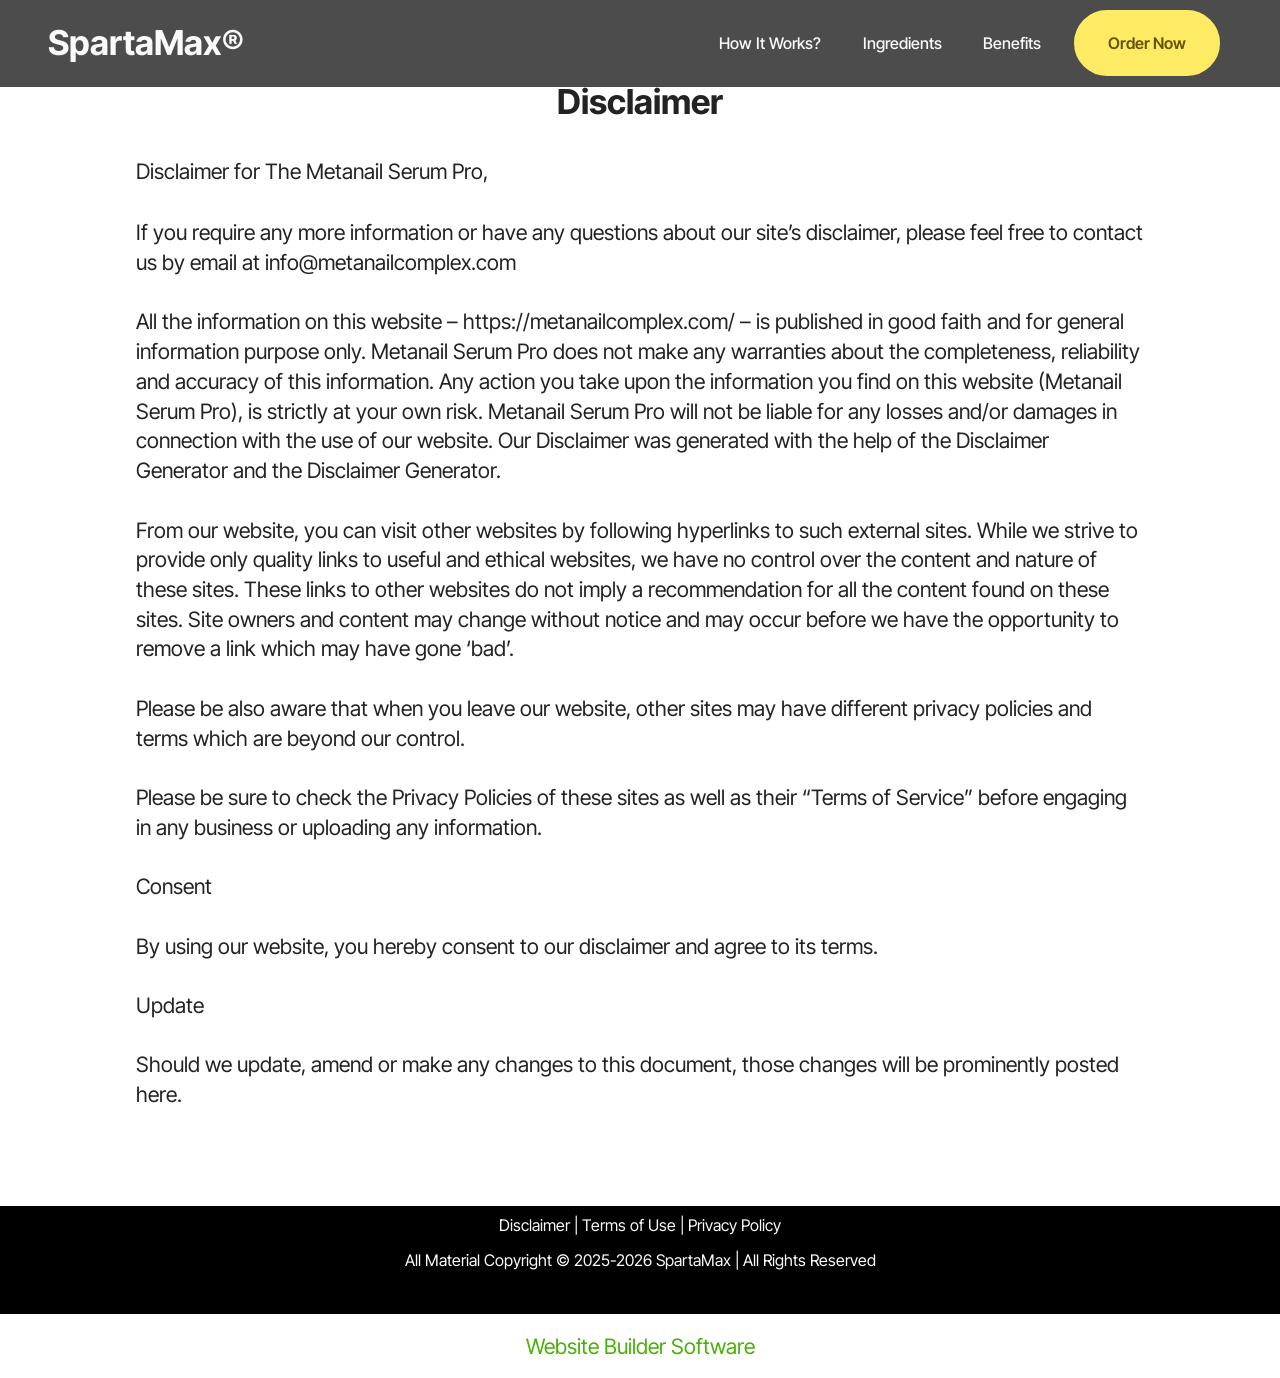
<file: disclaimer.html>
<!DOCTYPE html>
<html  lang="en">
<head>
  <!-- Site made with Mobirise Website Builder v6.1.12, https://mobirise.com -->
  <meta charset="UTF-8">
  <meta http-equiv="X-UA-Compatible" content="IE=edge">
  <meta name="generator" content="Mobirise v6.1.12, mobirise.com">
  <meta name="viewport" content="width=device-width, initial-scale=1, minimum-scale=1">
  <link rel="shortcut icon" href="assets/images/spartamax-herbs-1.webp" type="image/x-icon">
  <meta name="description" content="Disclaimer">
  
  
  <title>Disclaimer</title>
  <link rel="stylesheet" href="assets/bootstrap/css/bootstrap.min.css">
  <link rel="stylesheet" href="assets/dropdown/css/style.css">
  <link rel="stylesheet" href="assets/socicon/css/styles.css">
  <link rel="stylesheet" href="assets/theme/css/style.css">
  <link rel="preload" href="https://fonts.googleapis.com/css?family=Inter+Tight:100,200,300,400,500,600,700,800,900,100i,200i,300i,400i,500i,600i,700i,800i,900i&display=swap" as="style" onload="this.onload=null;this.rel='stylesheet'">
  <noscript><link rel="stylesheet" href="https://fonts.googleapis.com/css?family=Inter+Tight:100,200,300,400,500,600,700,800,900,100i,200i,300i,400i,500i,600i,700i,800i,900i&display=swap"></noscript>
  <link rel="preload" as="style" href="assets/mobirise/css/mbr-additional.css?v=JG8RCQ"><link rel="stylesheet" href="assets/mobirise/css/mbr-additional.css?v=JG8RCQ" type="text/css">

  
  
  
</head>
<body>
  
  <section data-bs-version="5.1" class="menu menu2 cid-vvjRE5VQ8q" once="menu" id="menu2-21">
    
    <nav class="navbar navbar-dropdown navbar-expand-lg">
        <div class="container">
            <div class="navbar-brand">
                
                <span class="navbar-caption-wrap"><a class="navbar-caption text-white text-primary display-2" href="https://61ed34dcjlfmeqdjz75ocads1m.hop.clickbank.net">SpartaMax®&nbsp;<br></a></span>
            </div>
            <button class="navbar-toggler" type="button" data-toggle="collapse" data-bs-toggle="collapse" data-target="#navbarSupportedContent" data-bs-target="#navbarSupportedContent" aria-controls="navbarNavAltMarkup" aria-expanded="false" aria-label="Toggle navigation">
                <div class="hamburger">
                    <span></span>
                    <span></span>
                    <span></span>
                    <span></span>
                </div>
            </button>
            <div class="collapse navbar-collapse" id="navbarSupportedContent">
                <ul class="navbar-nav nav-dropdown" data-app-modern-menu="true"><li class="nav-item"><a class="nav-link link text-white display-4" href="index.html#header3-1m">How It Works?</a></li>
                    <li class="nav-item"><a class="nav-link link text-white display-4" href="index.html#features20-x">
                            Ingredients</a></li>
                    <li class="nav-item"><a class="nav-link link text-white display-4" href="index.html#header3-1n">Benefits</a>
                    </li></ul>
                
                <div class="navbar-buttons mbr-section-btn"><a class="btn btn-danger display-4" href="https://61ed34dcjlfmeqdjz75ocads1m.hop.clickbank.net">Order Now</a></div>
            </div>
        </div>
    </nav>
</section>

<section data-bs-version="5.1" class="content5 cid-v9iTd79zZ8" id="content5-1t">
    
    <div class="container">
        <div class="row justify-content-center">
            <div class="col-md-12 col-lg-10">
                <h3 class="mbr-section-title mbr-fonts-style mb-4 display-2">
                    <strong>Disclaimer</strong>
                </h3>
                <h4 class="mbr-section-subtitle mbr-fonts-style mb-4 display-7">Disclaimer for The Metanail Serum Pro,</h4>
                <p class="mbr-text mbr-fonts-style display-7">If you require any more information or have any questions about our site’s disclaimer, please feel free to contact us by email at info@metanailcomplex.com<br>
<br>All the information on this website – https://metanailcomplex.com/ – is published in good faith and for general information purpose only. Metanail Serum Pro does not make any warranties about the completeness, reliability and accuracy of this information. Any action you take upon the information you find on this website (Metanail Serum Pro), is strictly at your own risk. Metanail Serum Pro will not be liable for any losses and/or damages in connection with the use of our website. Our Disclaimer was generated with the help of the Disclaimer Generator and the Disclaimer Generator.
<br>
<br>From our website, you can visit other websites by following hyperlinks to such external sites. While we strive to provide only quality links to useful and ethical websites, we have no control over the content and nature of these sites. These links to other websites do not imply a recommendation for all the content found on these sites. Site owners and content may change without notice and may occur before we have the opportunity to remove a link which may have gone ‘bad’.
<br>
<br>Please be also aware that when you leave our website, other sites may have different privacy policies and terms which are beyond our control.
<br>
<br>Please be sure to check the Privacy Policies of these sites as well as their “Terms of Service” before engaging in any business or uploading any information.
<br>
<br>Consent
<br>
<br>By using our website, you hereby consent to our disclaimer and agree to its terms.
<br>
<br>Update
<br>
<br>Should we update, amend or make any changes to this document, those changes will be prominently posted here.</p>
            </div>
        </div>
    </div>
</section>

<section data-bs-version="5.1" class="footer3 cid-uSDDWmb6KM" once="footers" id="footer3-1s">

    

    

    <div class="container">
        <div class="media-container-row align-center mbr-white">
            
            
            <div class="JCB row row-copirayt">
            <p><a href="https://getspartamax.com/disclaimer.php" class="text-white text-primary" target="_blank">Disclaimer </a>|<a href="https://getspartamax.com/terms.php" class="text-white text-primary" target="_blank"> Terms of Use</a>&nbsp;| <a href="https://getspartamax.com/privacy.php" class="text-white text-primary" target="_blank">Privacy&nbsp;Policy</a></p>
            
            <p class="mbr-text mb-0 mbr-fonts-style mbr-white align-center display-4">All Material Copyright © 2025-2026<a href="https://61ed34dcjlfmeqdjz75ocads1m.hop.clickbank.net" class="text-white">  SpartaMax</a> | All Rights Reserved</p>
                
                
            </div>
        </div>
    </div>
</section><section class="display-7" style="padding: 0;align-items: center;justify-content: center;flex-wrap: wrap;    align-content: center;display: flex;position: relative;height: 4rem;"><a href="https://mobiri.se/4429519" style="flex: 1 1;height: 4rem;position: absolute;width: 100%;z-index: 1;"><img alt="" style="height: 4rem;" src="[data-uri]"></a><p style="margin: 0;text-align: center;" class="display-7">&#8204;</p><a style="z-index:1" href="https://mobirise.com"> Website Builder Software</a></section><script src="assets/bootstrap/js/bootstrap.bundle.min.js"></script>  <script src="assets/smoothscroll/smooth-scroll.js"></script>  <script src="assets/ytplayer/index.js"></script>  <script src="assets/dropdown/js/navbar-dropdown.js"></script>  <script src="assets/theme/js/script.js"></script>  
  
  
</body>
</html>
</file>
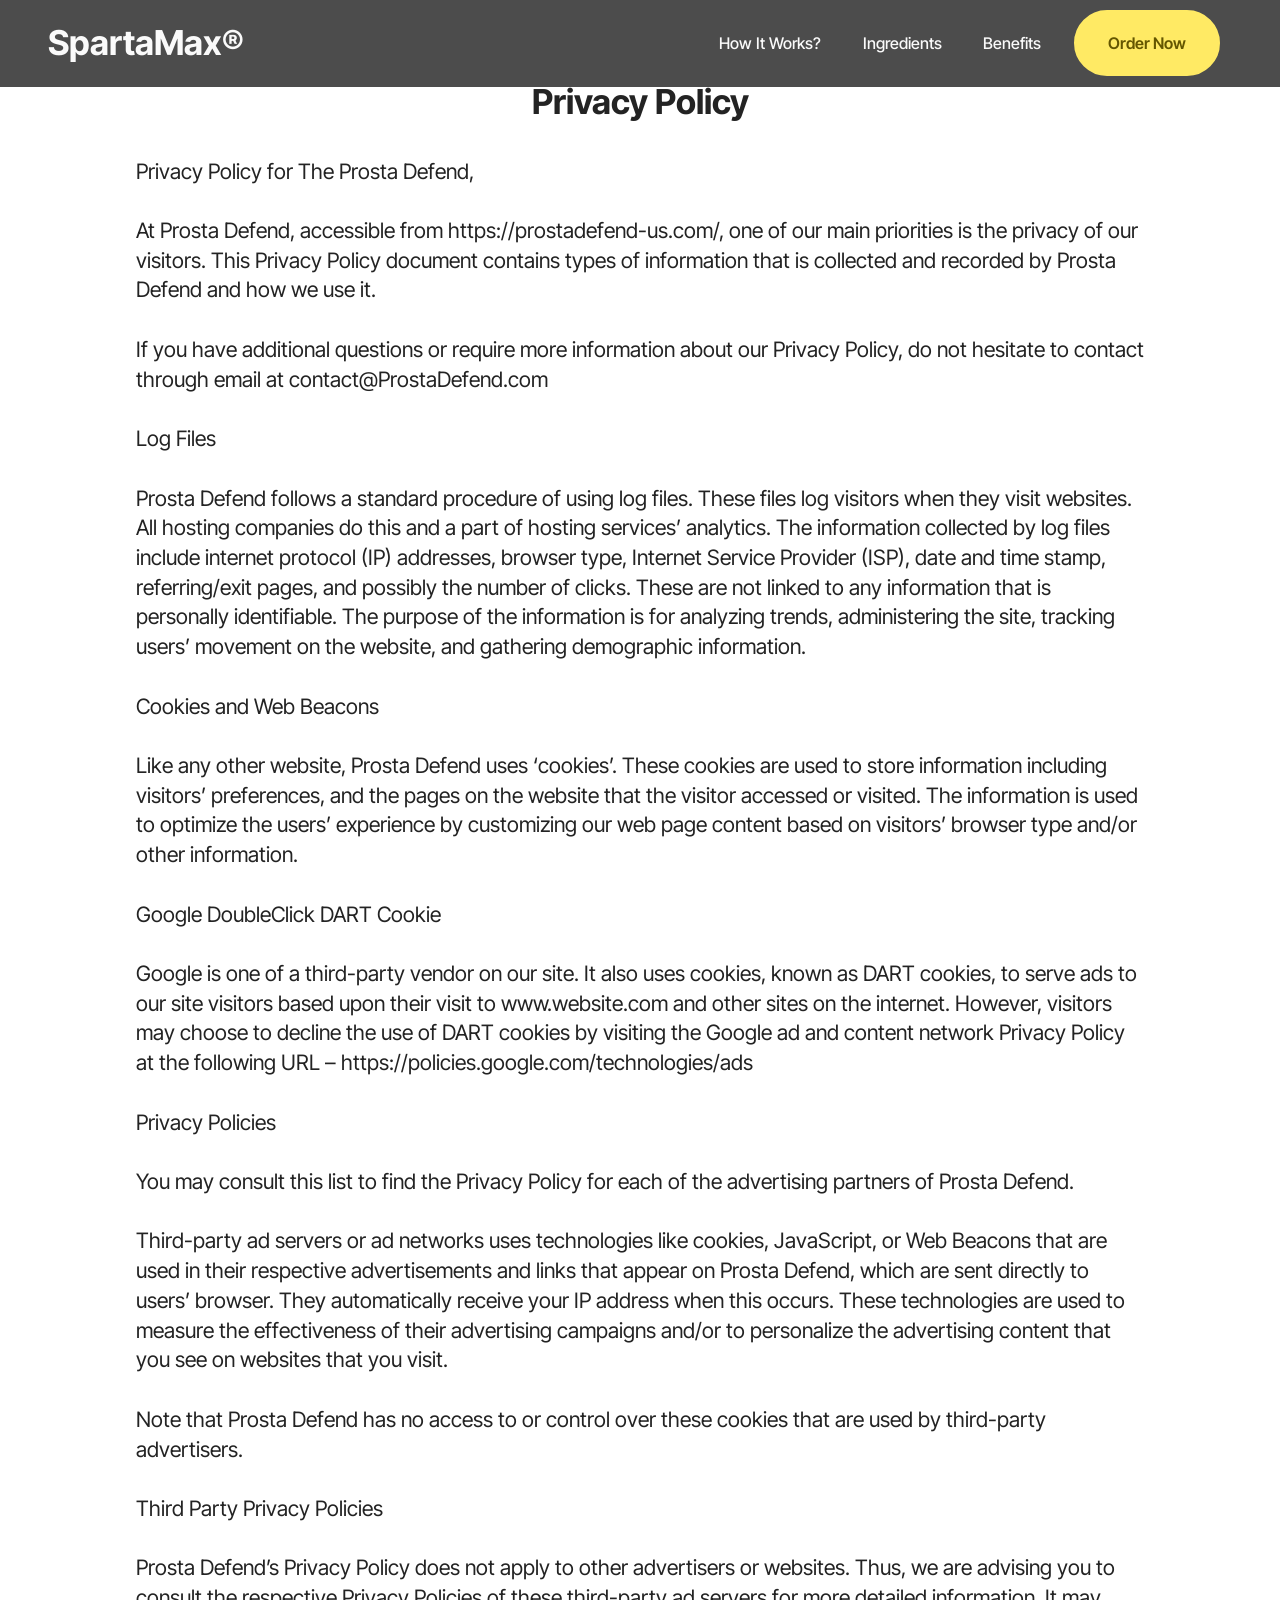
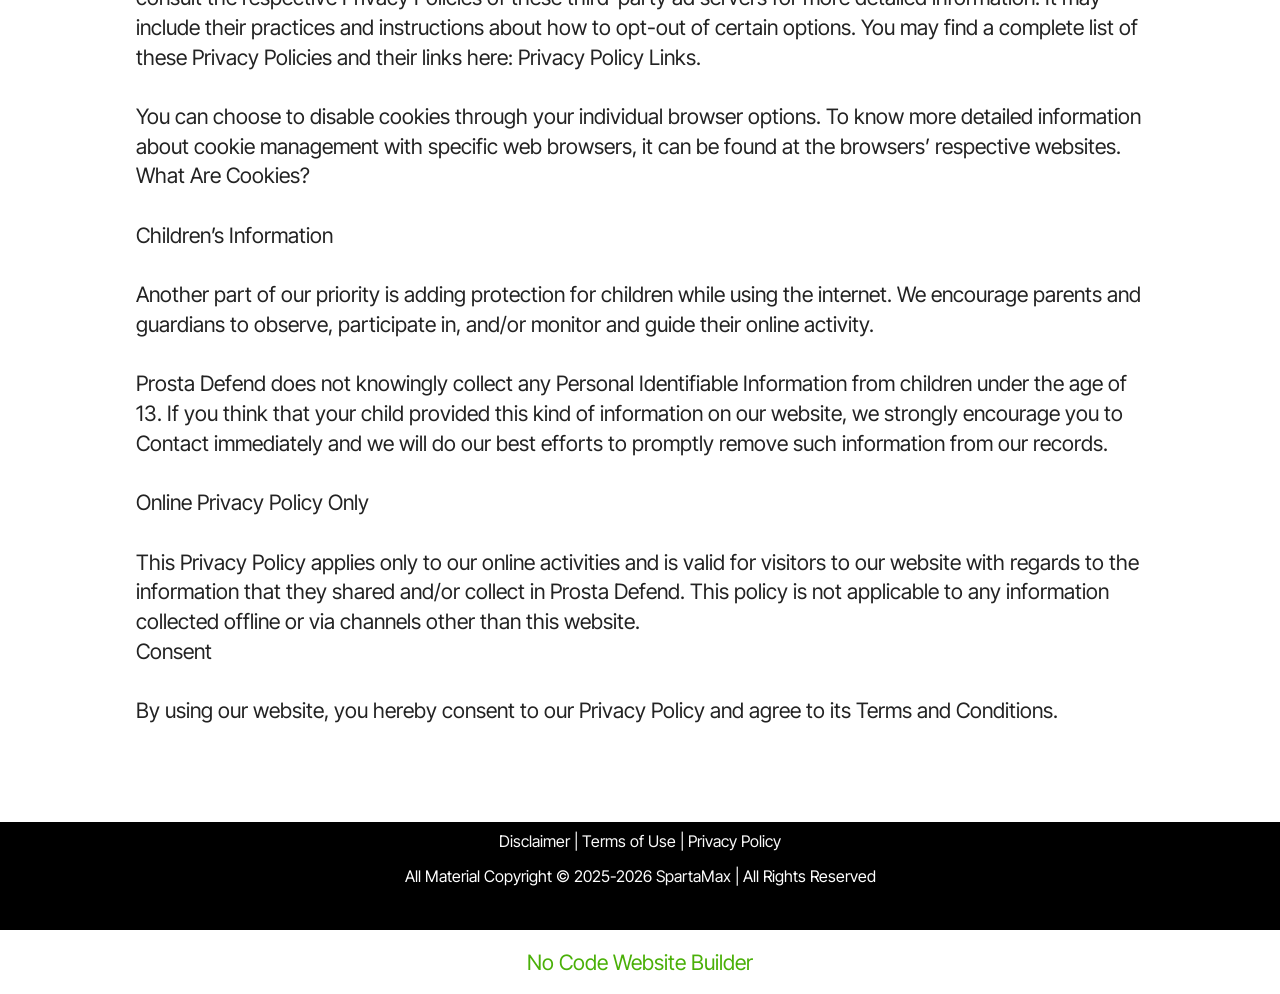
<file: privacy-policy.html>
<!DOCTYPE html>
<html  lang="en">
<head>
  <!-- Site made with Mobirise Website Builder v6.1.12, https://mobirise.com -->
  <meta charset="UTF-8">
  <meta http-equiv="X-UA-Compatible" content="IE=edge">
  <meta name="generator" content="Mobirise v6.1.12, mobirise.com">
  <meta name="viewport" content="width=device-width, initial-scale=1, minimum-scale=1">
  <link rel="shortcut icon" href="assets/images/spartamax-herbs-1.webp" type="image/x-icon">
  <meta name="description" content="Privacy Policy">
  
  
  <title>Privacy Policy</title>
  <link rel="stylesheet" href="assets/bootstrap/css/bootstrap.min.css">
  <link rel="stylesheet" href="assets/dropdown/css/style.css">
  <link rel="stylesheet" href="assets/socicon/css/styles.css">
  <link rel="stylesheet" href="assets/theme/css/style.css">
  <link rel="preload" href="https://fonts.googleapis.com/css?family=Inter+Tight:100,200,300,400,500,600,700,800,900,100i,200i,300i,400i,500i,600i,700i,800i,900i&display=swap" as="style" onload="this.onload=null;this.rel='stylesheet'">
  <noscript><link rel="stylesheet" href="https://fonts.googleapis.com/css?family=Inter+Tight:100,200,300,400,500,600,700,800,900,100i,200i,300i,400i,500i,600i,700i,800i,900i&display=swap"></noscript>
  <link rel="preload" as="style" href="assets/mobirise/css/mbr-additional.css?v=fjEn8j"><link rel="stylesheet" href="assets/mobirise/css/mbr-additional.css?v=fjEn8j" type="text/css">

  
  
  
</head>
<body>
  
  <section data-bs-version="5.1" class="menu menu2 cid-vvjRE5VQ8q" once="menu" id="menu2-21">
    
    <nav class="navbar navbar-dropdown navbar-expand-lg">
        <div class="container">
            <div class="navbar-brand">
                
                <span class="navbar-caption-wrap"><a class="navbar-caption text-white text-primary display-2" href="https://61ed34dcjlfmeqdjz75ocads1m.hop.clickbank.net">SpartaMax®&nbsp;<br></a></span>
            </div>
            <button class="navbar-toggler" type="button" data-toggle="collapse" data-bs-toggle="collapse" data-target="#navbarSupportedContent" data-bs-target="#navbarSupportedContent" aria-controls="navbarNavAltMarkup" aria-expanded="false" aria-label="Toggle navigation">
                <div class="hamburger">
                    <span></span>
                    <span></span>
                    <span></span>
                    <span></span>
                </div>
            </button>
            <div class="collapse navbar-collapse" id="navbarSupportedContent">
                <ul class="navbar-nav nav-dropdown" data-app-modern-menu="true"><li class="nav-item"><a class="nav-link link text-white display-4" href="index.html#header3-1m">How It Works?</a></li>
                    <li class="nav-item"><a class="nav-link link text-white display-4" href="index.html#features20-x">
                            Ingredients</a></li>
                    <li class="nav-item"><a class="nav-link link text-white display-4" href="index.html#header3-1n">Benefits</a>
                    </li></ul>
                
                <div class="navbar-buttons mbr-section-btn"><a class="btn btn-danger display-4" href="https://61ed34dcjlfmeqdjz75ocads1m.hop.clickbank.net">Order Now</a></div>
            </div>
        </div>
    </nav>
</section>

<section data-bs-version="5.1" class="content5 cid-v9iSN8Kppa" id="content5-1r">
    
    <div class="container">
        <div class="row justify-content-center">
            <div class="col-md-12 col-lg-10">
                <h3 class="mbr-section-title mbr-fonts-style mb-4 display-2"><strong>Privacy Policy</strong></h3>
                
                <p class="mbr-text mbr-fonts-style display-7">Privacy Policy for The Prosta Defend,
<br>
<br>At Prosta Defend, accessible from https://prostadefend-us.com/, one of our main priorities is the privacy of our visitors. This Privacy Policy document contains types of information that is collected and recorded by Prosta Defend and how we use it.
<br>
<br>If you have additional questions or require more information about our Privacy Policy, do not hesitate to contact through email at contact@ProstaDefend.com
<br>
<br>Log Files
<br>
<br>Prosta Defend follows a standard procedure of using log files. These files log visitors when they visit websites. All hosting companies do this and a part of hosting services’ analytics. The information collected by log files include internet protocol (IP) addresses, browser type, Internet Service Provider (ISP), date and time stamp, referring/exit pages, and possibly the number of clicks. These are not linked to any information that is personally identifiable. The purpose of the information is for analyzing trends, administering the site, tracking users’ movement on the website, and gathering demographic information.
<br>
<br>Cookies and Web Beacons
<br>
<br>Like any other website, Prosta Defend uses ‘cookies’. These cookies are used to store information including visitors’ preferences, and the pages on the website that the visitor accessed or visited. The information is used to optimize the users’ experience by customizing our web page content based on visitors’ browser type and/or other information.
<br>
<br>Google DoubleClick DART Cookie
<br>
<br>Google is one of a third-party vendor on our site. It also uses cookies, known as DART cookies, to serve ads to our site visitors based upon their visit to www.website.com and other sites on the internet. However, visitors may choose to decline the use of DART cookies by visiting the Google ad and content network Privacy Policy at the following URL – https://policies.google.com/technologies/ads
<br>
<br>Privacy Policies
<br>
<br>You may consult this list to find the Privacy Policy for each of the advertising partners of Prosta Defend.
<br>
<br>Third-party ad servers or ad networks uses technologies like cookies, JavaScript, or Web Beacons that are used in their respective advertisements and links that appear on Prosta Defend, which are sent directly to users’ browser. They automatically receive your IP address when this occurs. These technologies are used to measure the effectiveness of their advertising campaigns and/or to personalize the advertising content that you see on websites that you visit.
<br>
<br>Note that Prosta Defend has no access to or control over these cookies that are used by third-party advertisers.
<br>
<br>Third Party Privacy Policies
<br>
<br>Prosta Defend’s Privacy Policy does not apply to other advertisers or websites. Thus, we are advising you to consult the respective Privacy Policies of these third-party ad servers for more detailed information. It may include their practices and instructions about how to opt-out of certain options. You may find a complete list of these Privacy Policies and their links here: Privacy Policy Links.
<br>
<br>You can choose to disable cookies through your individual browser options. To know more detailed information about cookie management with specific web browsers, it can be found at the browsers’ respective websites. What Are Cookies?
<br>
<br>Children’s Information
<br>
<br>Another part of our priority is adding protection for children while using the internet. We encourage parents and guardians to observe, participate in, and/or monitor and guide their online activity.
<br>
<br>Prosta Defend does not knowingly collect any Personal Identifiable Information from children under the age of 13. If you think that your child provided this kind of information on our website, we strongly encourage you to Contact immediately and we will do our best efforts to promptly remove such information from our records.
<br>
<br>Online Privacy Policy Only
<br>
<br>This Privacy Policy applies only to our online activities and is valid for visitors to our website with regards to the information that they shared and/or collect in Prosta Defend. This policy is not applicable to any information collected offline or via channels other than this website.
<br>Consent
<br>
<br>By using our website, you hereby consent to our Privacy Policy and agree to its Terms and Conditions.</p>
            </div>
        </div>
    </div>
</section>

<section data-bs-version="5.1" class="footer3 cid-uSDDWmb6KM" once="footers" id="footer3-1q">

    

    

    <div class="container">
        <div class="media-container-row align-center mbr-white">
            
            
            <div class="JCB row row-copirayt">
            <p><a href="https://getspartamax.com/disclaimer.php" class="text-white text-primary" target="_blank">Disclaimer </a>|<a href="https://getspartamax.com/terms.php" class="text-white text-primary" target="_blank"> Terms of Use</a>&nbsp;| <a href="https://getspartamax.com/privacy.php" class="text-white text-primary" target="_blank">Privacy&nbsp;Policy</a></p>
            
            <p class="mbr-text mb-0 mbr-fonts-style mbr-white align-center display-4">All Material Copyright © 2025-2026<a href="https://61ed34dcjlfmeqdjz75ocads1m.hop.clickbank.net" class="text-white">  SpartaMax</a> | All Rights Reserved</p>
                
                
            </div>
        </div>
    </div>
</section><section class="display-7" style="padding: 0;align-items: center;justify-content: center;flex-wrap: wrap;    align-content: center;display: flex;position: relative;height: 4rem;"><a href="https://mobiri.se/4429519" style="flex: 1 1;height: 4rem;position: absolute;width: 100%;z-index: 1;"><img alt="" style="height: 4rem;" src="[data-uri]"></a><p style="margin: 0;text-align: center;" class="display-7">&#8204;</p><a style="z-index:1" href="https://mobirise.com/builder/no-code-website-builder.html">No Code Website Builder</a></section><script src="assets/bootstrap/js/bootstrap.bundle.min.js"></script>  <script src="assets/smoothscroll/smooth-scroll.js"></script>  <script src="assets/ytplayer/index.js"></script>  <script src="assets/dropdown/js/navbar-dropdown.js"></script>  <script src="assets/theme/js/script.js"></script>  
  
  
</body>
</html>
</file>
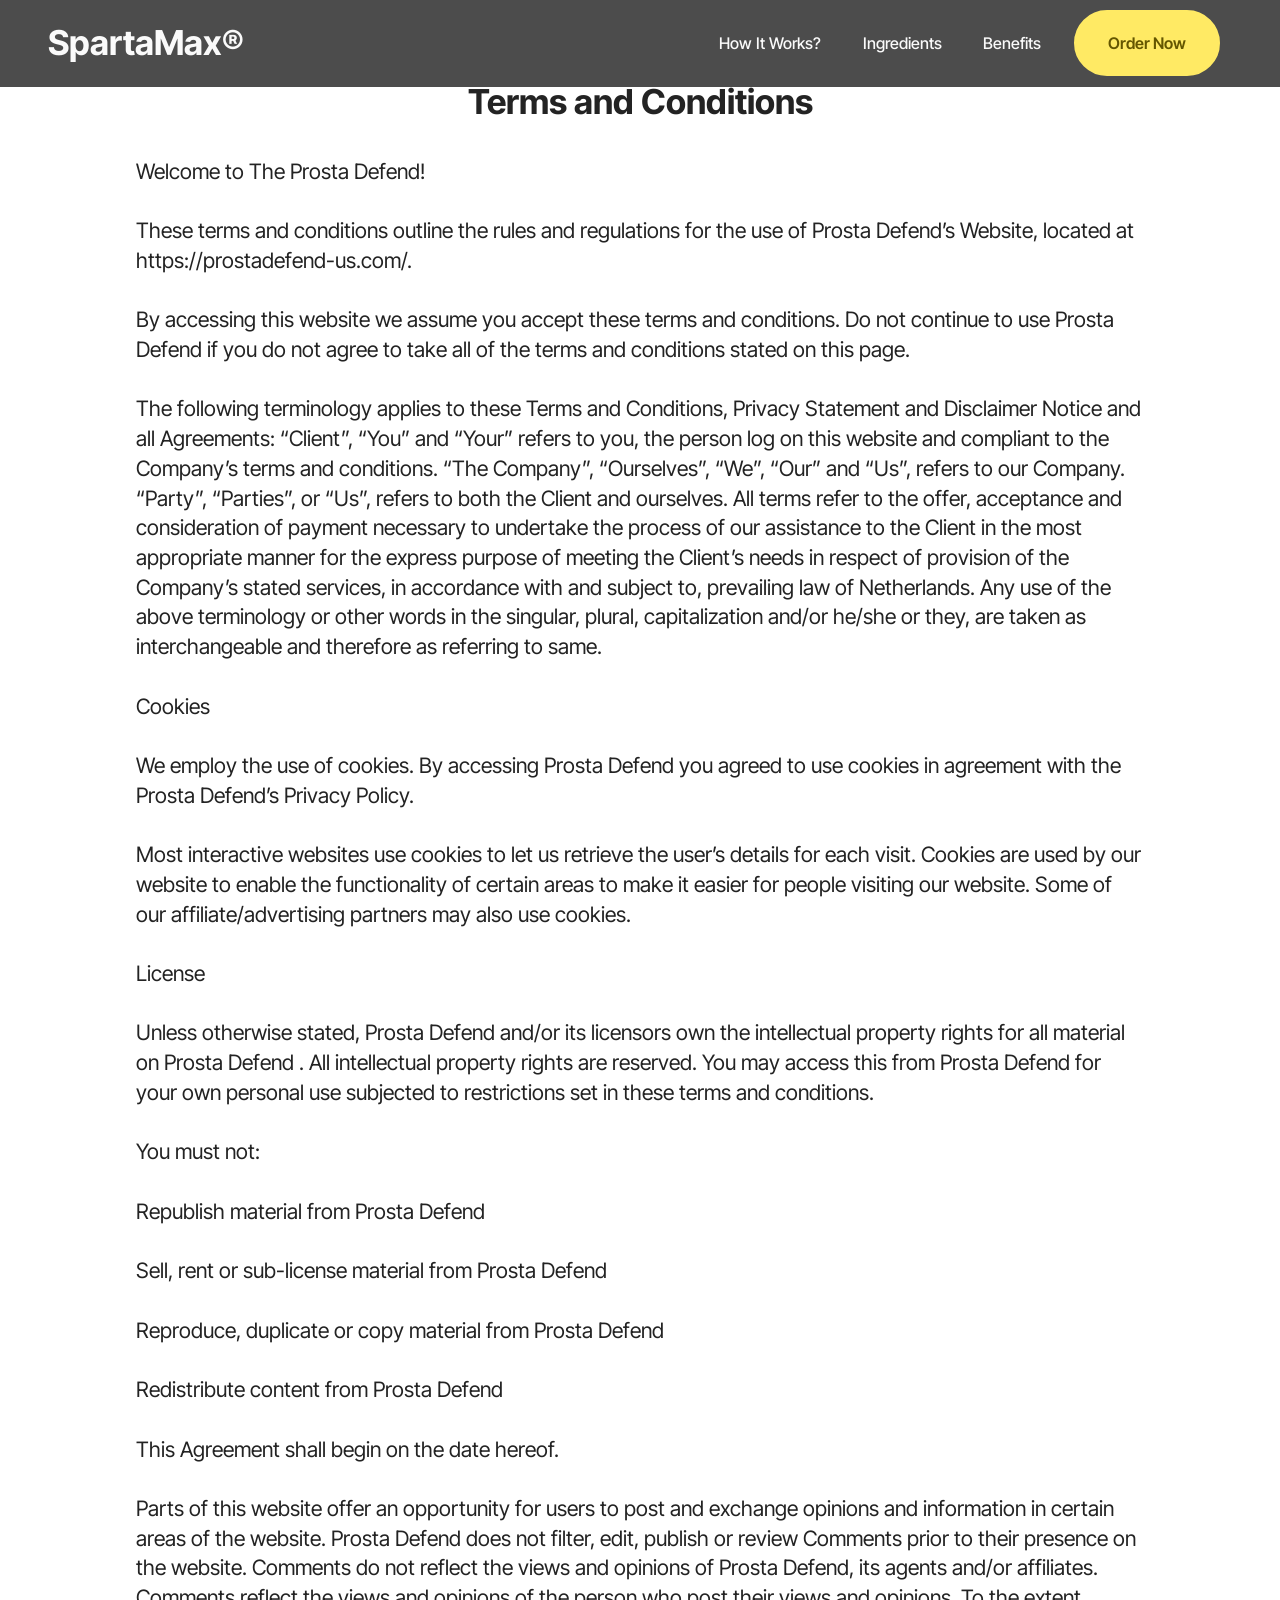
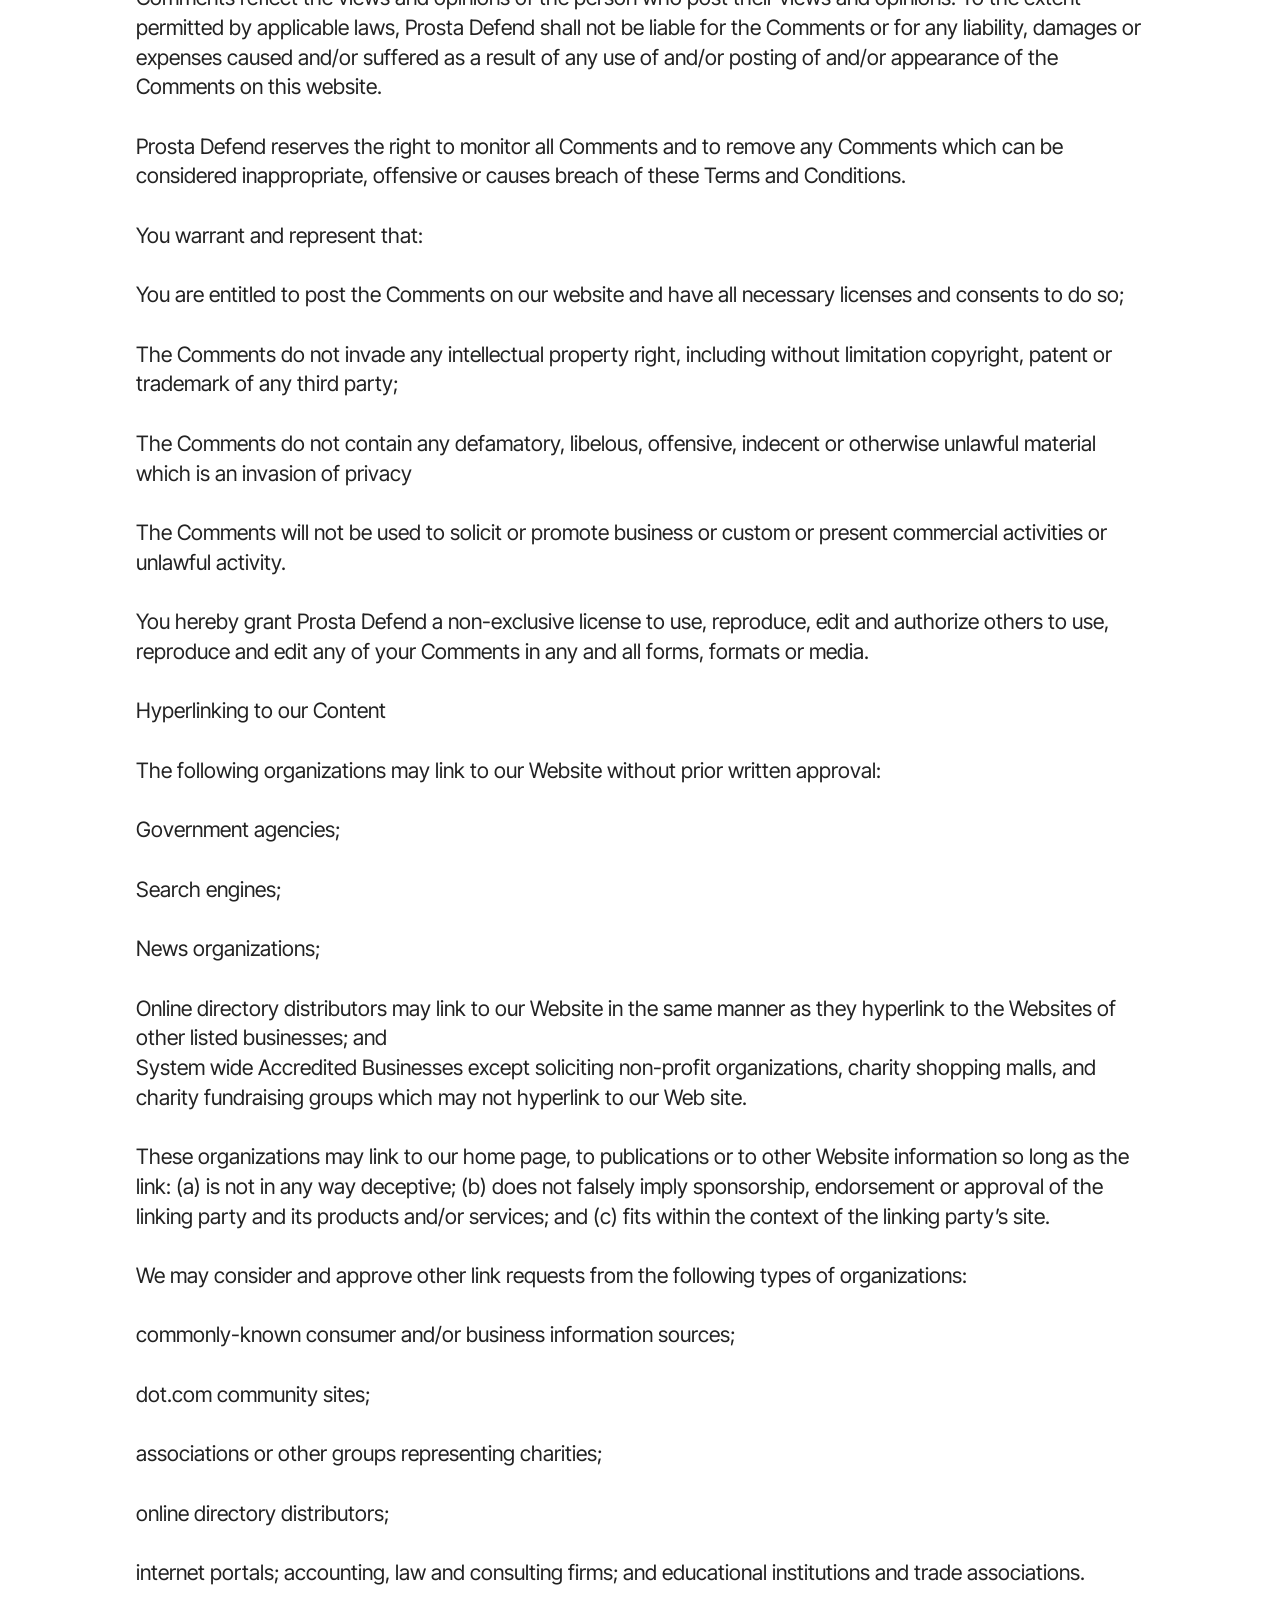
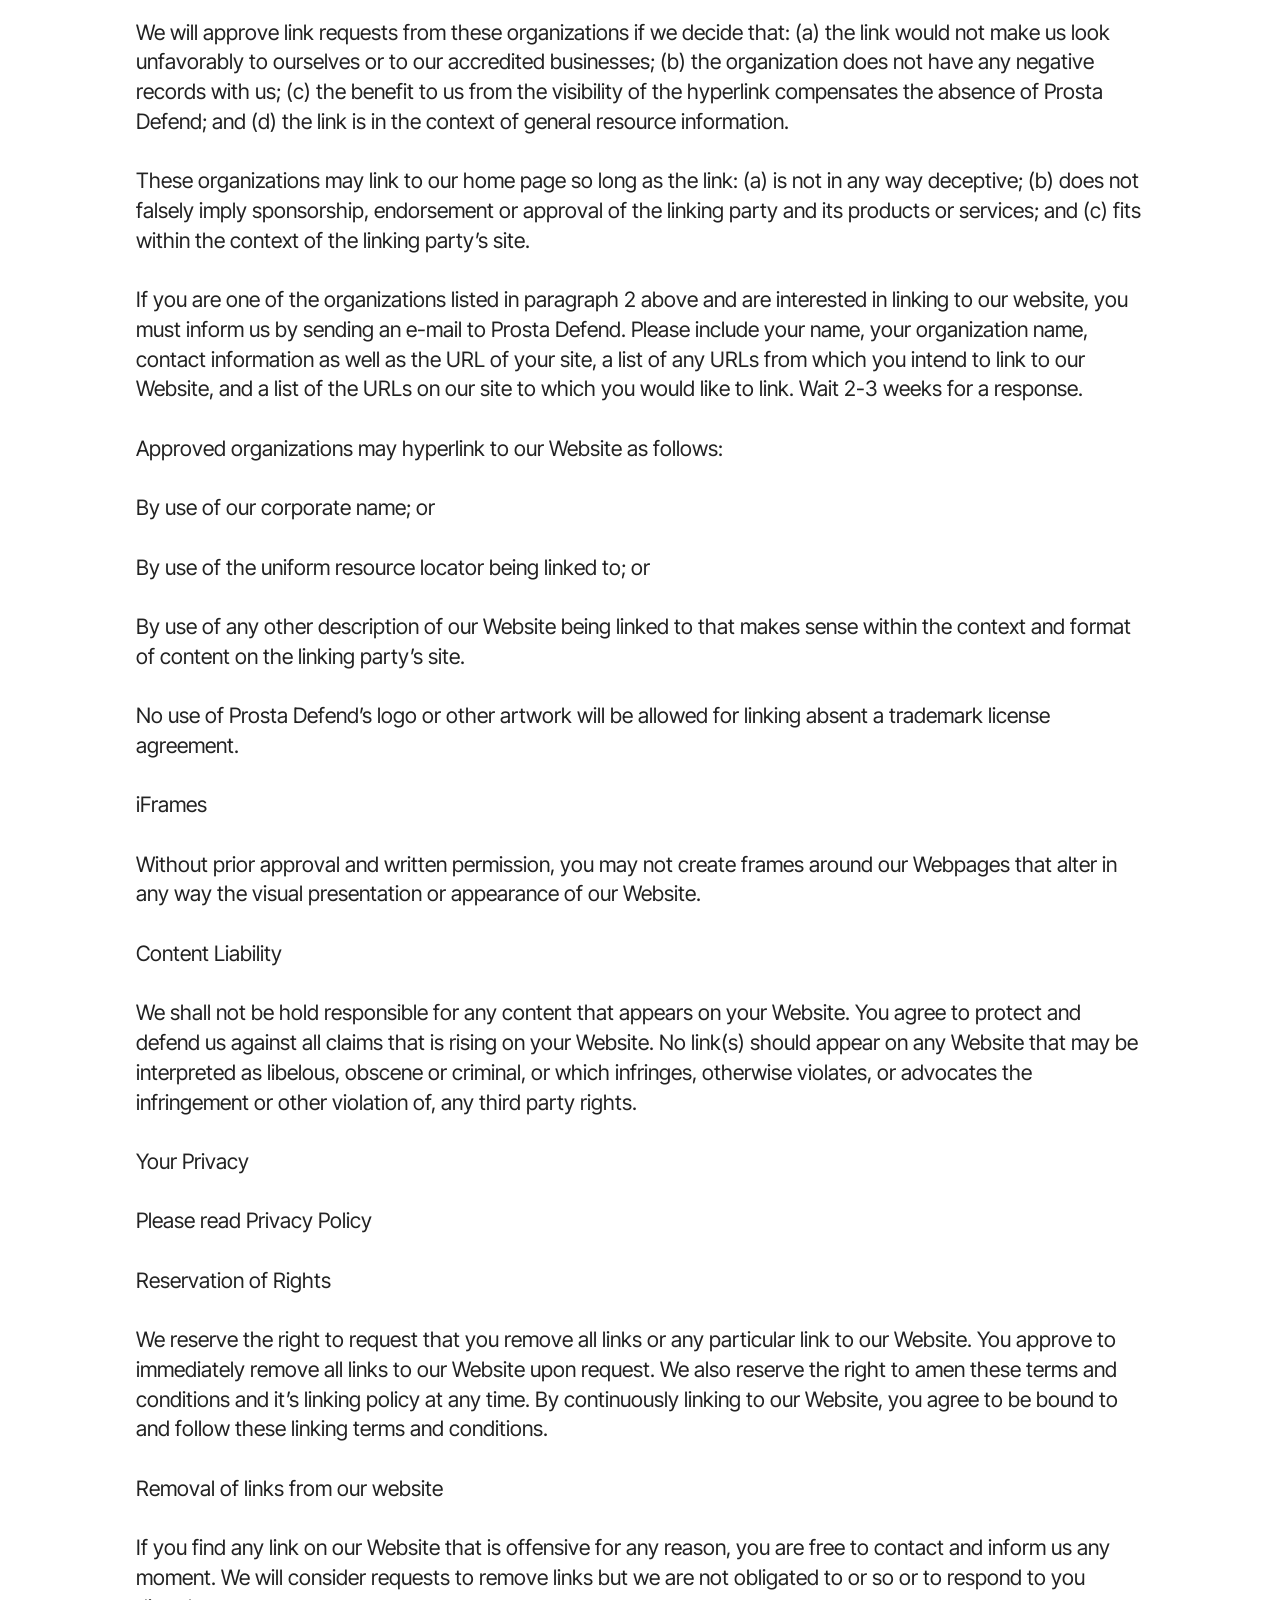
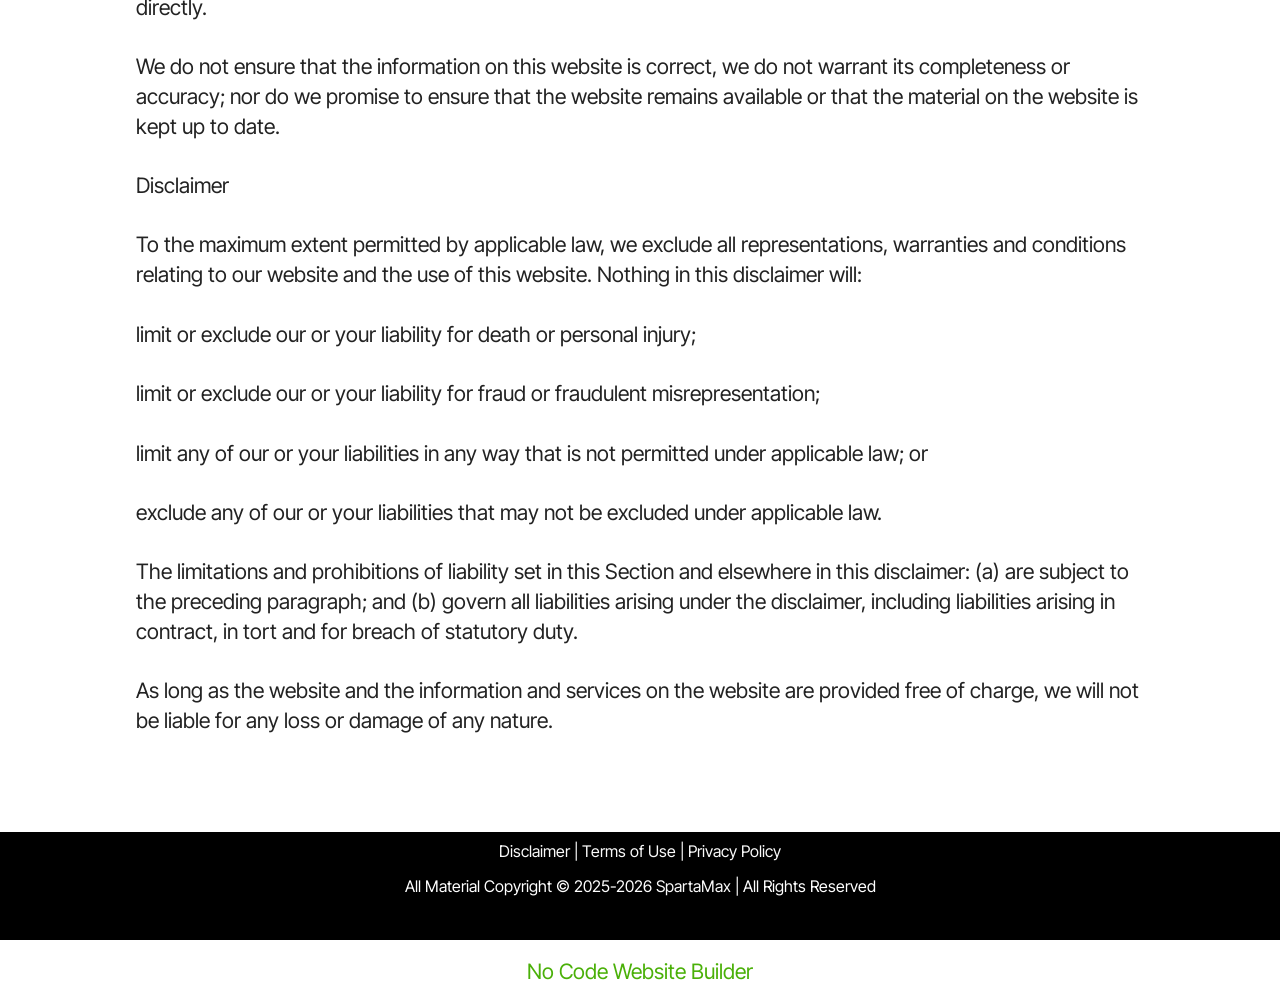
<file: terms.html>
<!DOCTYPE html>
<html  lang="en">
<head>
  <!-- Site made with Mobirise Website Builder v6.1.12, https://mobirise.com -->
  <meta charset="UTF-8">
  <meta http-equiv="X-UA-Compatible" content="IE=edge">
  <meta name="generator" content="Mobirise v6.1.12, mobirise.com">
  <meta name="viewport" content="width=device-width, initial-scale=1, minimum-scale=1">
  <link rel="shortcut icon" href="assets/images/spartamax-herbs-1.webp" type="image/x-icon">
  <meta name="description" content="Terms and Conditions">
  
  
  <title>Terms and Conditions</title>
  <link rel="stylesheet" href="assets/bootstrap/css/bootstrap.min.css">
  <link rel="stylesheet" href="assets/dropdown/css/style.css">
  <link rel="stylesheet" href="assets/socicon/css/styles.css">
  <link rel="stylesheet" href="assets/theme/css/style.css">
  <link rel="preload" href="https://fonts.googleapis.com/css?family=Inter+Tight:100,200,300,400,500,600,700,800,900,100i,200i,300i,400i,500i,600i,700i,800i,900i&display=swap" as="style" onload="this.onload=null;this.rel='stylesheet'">
  <noscript><link rel="stylesheet" href="https://fonts.googleapis.com/css?family=Inter+Tight:100,200,300,400,500,600,700,800,900,100i,200i,300i,400i,500i,600i,700i,800i,900i&display=swap"></noscript>
  <link rel="preload" as="style" href="assets/mobirise/css/mbr-additional.css?v=3lLMWo"><link rel="stylesheet" href="assets/mobirise/css/mbr-additional.css?v=3lLMWo" type="text/css">

  
  
  
</head>
<body>
  
  <section data-bs-version="5.1" class="menu menu2 cid-vvjRE5VQ8q" once="menu" id="menu2-21">
    
    <nav class="navbar navbar-dropdown navbar-expand-lg">
        <div class="container">
            <div class="navbar-brand">
                
                <span class="navbar-caption-wrap"><a class="navbar-caption text-white text-primary display-2" href="https://61ed34dcjlfmeqdjz75ocads1m.hop.clickbank.net">SpartaMax®&nbsp;<br></a></span>
            </div>
            <button class="navbar-toggler" type="button" data-toggle="collapse" data-bs-toggle="collapse" data-target="#navbarSupportedContent" data-bs-target="#navbarSupportedContent" aria-controls="navbarNavAltMarkup" aria-expanded="false" aria-label="Toggle navigation">
                <div class="hamburger">
                    <span></span>
                    <span></span>
                    <span></span>
                    <span></span>
                </div>
            </button>
            <div class="collapse navbar-collapse" id="navbarSupportedContent">
                <ul class="navbar-nav nav-dropdown" data-app-modern-menu="true"><li class="nav-item"><a class="nav-link link text-white display-4" href="index.html#header3-1m">How It Works?</a></li>
                    <li class="nav-item"><a class="nav-link link text-white display-4" href="index.html#features20-x">
                            Ingredients</a></li>
                    <li class="nav-item"><a class="nav-link link text-white display-4" href="index.html#header3-1n">Benefits</a>
                    </li></ul>
                
                <div class="navbar-buttons mbr-section-btn"><a class="btn btn-danger display-4" href="https://61ed34dcjlfmeqdjz75ocads1m.hop.clickbank.net">Order Now</a></div>
            </div>
        </div>
    </nav>
</section>

<section data-bs-version="5.1" class="content5 cid-v9iRNTFE0Z" id="content5-1p">
    
    <div class="container">
        <div class="row justify-content-center">
            <div class="col-md-12 col-lg-10">
                <h3 class="mbr-section-title mbr-fonts-style mb-4 display-2"><strong>Terms and Conditions</strong></h3>
                
                <p class="mbr-text mbr-fonts-style display-7">Welcome to The Prosta Defend!
<br>
<br>These terms and conditions outline the rules and regulations for the use of Prosta Defend’s Website, located at https://prostadefend-us.com/.
<br>
<br>By accessing this website we assume you accept these terms and conditions. Do not continue to use Prosta Defend if you do not agree to take all of the terms and conditions stated on this page.
<br>
<br>The following terminology applies to these Terms and Conditions, Privacy Statement and Disclaimer Notice and all Agreements: “Client”, “You” and “Your” refers to you, the person log on this website and compliant to the Company’s terms and conditions. “The Company”, “Ourselves”, “We”, “Our” and “Us”, refers to our Company. “Party”, “Parties”, or “Us”, refers to both the Client and ourselves. All terms refer to the offer, acceptance and consideration of payment necessary to undertake the process of our assistance to the Client in the most appropriate manner for the express purpose of meeting the Client’s needs in respect of provision of the Company’s stated services, in accordance with and subject to, prevailing law of Netherlands. Any use of the above terminology or other words in the singular, plural, capitalization and/or he/she or they, are taken as interchangeable and therefore as referring to same.
<br>
<br>Cookies
<br>
<br>We employ the use of cookies. By accessing Prosta Defend you agreed to use cookies in agreement with the Prosta Defend’s Privacy Policy.
<br>
<br>Most interactive websites use cookies to let us retrieve the user’s details for each visit. Cookies are used by our website to enable the functionality of certain areas to make it easier for people visiting our website. Some of our affiliate/advertising partners may also use cookies.
<br>
<br>License
<br>
<br>Unless otherwise stated, Prosta Defend and/or its licensors own the intellectual property rights for all material on Prosta Defend . All intellectual property rights are reserved. You may access this from Prosta Defend for your own personal use subjected to restrictions set in these terms and conditions.
<br>
<br>You must not:
<br>
<br>Republish material from Prosta Defend
<br>
<br>Sell, rent or sub-license material from Prosta Defend
<br>
<br>Reproduce, duplicate or copy material from Prosta Defend
<br>
<br>Redistribute content from Prosta Defend
<br>
<br>This Agreement shall begin on the date hereof.
<br>
<br>Parts of this website offer an opportunity for users to post and exchange opinions and information in certain areas of the website. Prosta Defend does not filter, edit, publish or review Comments prior to their presence on the website. Comments do not reflect the views and opinions of Prosta Defend, its agents and/or affiliates. Comments reflect the views and opinions of the person who post their views and opinions. To the extent permitted by applicable laws, Prosta Defend shall not be liable for the Comments or for any liability, damages or expenses caused and/or suffered as a result of any use of and/or posting of and/or appearance of the Comments on this website.
<br>
<br>Prosta Defend reserves the right to monitor all Comments and to remove any Comments which can be considered inappropriate, offensive or causes breach of these Terms and Conditions.
<br>
<br>You warrant and represent that:
<br>
<br>You are entitled to post the Comments on our website and have all necessary licenses and consents to do so;
<br>
<br>The Comments do not invade any intellectual property right, including without limitation copyright, patent or trademark of any third party;
<br>
<br>The Comments do not contain any defamatory, libelous, offensive, indecent or otherwise unlawful material which is an invasion of privacy
<br>
<br>The Comments will not be used to solicit or promote business or custom or present commercial activities or unlawful activity.
<br>
<br>You hereby grant Prosta Defend a non-exclusive license to use, reproduce, edit and authorize others to use, reproduce and edit any of your Comments in any and all forms, formats or media.
<br>
<br>Hyperlinking to our Content
<br>
<br>The following organizations may link to our Website without prior written approval:
<br>
<br>Government agencies;
<br>
<br>Search engines;
<br>
<br>News organizations;
<br>
<br>Online directory distributors may link to our Website in the same manner as they hyperlink to the Websites of other listed businesses; and
<br>System wide Accredited Businesses except soliciting non-profit organizations, charity shopping malls, and charity fundraising groups which may not hyperlink to our Web site.
<br>
<br>These organizations may link to our home page, to publications or to other Website information so long as the link: (a) is not in any way deceptive; (b) does not falsely imply sponsorship, endorsement or approval of the linking party and its products and/or services; and (c) fits within the context of the linking party’s site.
<br>
<br>We may consider and approve other link requests from the following types of organizations:
<br>
<br>commonly-known consumer and/or business information sources;
<br>
<br>dot.com community sites;
<br>
<br>associations or other groups representing charities;
<br>
<br>online directory distributors;
<br>
<br>internet portals; accounting, law and consulting firms; and educational institutions and trade associations.
<br>
<br>We will approve link requests from these organizations if we decide that: (a) the link would not make us look unfavorably to ourselves or to our accredited businesses; (b) the organization does not have any negative records with us; (c) the benefit to us from the visibility of the hyperlink compensates the absence of Prosta Defend; and (d) the link is in the context of general resource information.
<br>
<br>These organizations may link to our home page so long as the link: (a) is not in any way deceptive; (b) does not falsely imply sponsorship, endorsement or approval of the linking party and its products or services; and (c) fits within the context of the linking party’s site.
<br>
<br>If you are one of the organizations listed in paragraph 2 above and are interested in linking to our website, you must inform us by sending an e-mail to Prosta Defend. Please include your name, your organization name, contact information as well as the URL of your site, a list of any URLs from which you intend to link to our Website, and a list of the URLs on our site to which you would like to link. Wait 2-3 weeks for a response.
<br>
<br>Approved organizations may hyperlink to our Website as follows:
<br>
<br>By use of our corporate name; or
<br>
<br>By use of the uniform resource locator being linked to; or
<br>
<br>By use of any other description of our Website being linked to that makes sense within the context and format of content on the linking party’s site.
<br>
<br>No use of Prosta Defend’s logo or other artwork will be allowed for linking absent a trademark license agreement.
<br>
<br>iFrames
<br>
<br>Without prior approval and written permission, you may not create frames around our Webpages that alter in any way the visual presentation or appearance of our Website.
<br>
<br>Content Liability
<br>
<br>We shall not be hold responsible for any content that appears on your Website. You agree to protect and defend us against all claims that is rising on your Website. No link(s) should appear on any Website that may be interpreted as libelous, obscene or criminal, or which infringes, otherwise violates, or advocates the infringement or other violation of, any third party rights.
<br>
<br>Your Privacy
<br>
<br>Please read Privacy Policy
<br>
<br>Reservation of Rights
<br>
<br>We reserve the right to request that you remove all links or any particular link to our Website. You approve to immediately remove all links to our Website upon request. We also reserve the right to amen these terms and conditions and it’s linking policy at any time. By continuously linking to our Website, you agree to be bound to and follow these linking terms and conditions.
<br>
<br>Removal of links from our website
<br>
<br>If you find any link on our Website that is offensive for any reason, you are free to contact and inform us any moment. We will consider requests to remove links but we are not obligated to or so or to respond to you directly.
<br>
<br>We do not ensure that the information on this website is correct, we do not warrant its completeness or accuracy; nor do we promise to ensure that the website remains available or that the material on the website is kept up to date.
<br>
<br>Disclaimer
<br>
<br>To the maximum extent permitted by applicable law, we exclude all representations, warranties and conditions relating to our website and the use of this website. Nothing in this disclaimer will:
<br>
<br>limit or exclude our or your liability for death or personal injury;
<br>
<br>limit or exclude our or your liability for fraud or fraudulent misrepresentation;
<br>
<br>limit any of our or your liabilities in any way that is not permitted under applicable law; or
<br>
<br>exclude any of our or your liabilities that may not be excluded under applicable law.
<br>
<br>The limitations and prohibitions of liability set in this Section and elsewhere in this disclaimer: (a) are subject to the preceding paragraph; and (b) govern all liabilities arising under the disclaimer, including liabilities arising in contract, in tort and for breach of statutory duty.
<br>
<br>As long as the website and the information and services on the website are provided free of charge, we will not be liable for any loss or damage of any nature.</p>
            </div>
        </div>
    </div>
</section>

<section data-bs-version="5.1" class="footer3 cid-uSDDWmb6KM" once="footers" id="footer3-1o">

    

    

    <div class="container">
        <div class="media-container-row align-center mbr-white">
            
            
            <div class="JCB row row-copirayt">
            <p><a href="https://getspartamax.com/disclaimer.php" class="text-white text-primary" target="_blank">Disclaimer </a>|<a href="https://getspartamax.com/terms.php" class="text-white text-primary" target="_blank"> Terms of Use</a>&nbsp;| <a href="https://getspartamax.com/privacy.php" class="text-white text-primary" target="_blank">Privacy&nbsp;Policy</a></p>
            
            <p class="mbr-text mb-0 mbr-fonts-style mbr-white align-center display-4">All Material Copyright © 2025-2026<a href="https://61ed34dcjlfmeqdjz75ocads1m.hop.clickbank.net" class="text-white">  SpartaMax</a> | All Rights Reserved</p>
                
                
            </div>
        </div>
    </div>
</section><section class="display-7" style="padding: 0;align-items: center;justify-content: center;flex-wrap: wrap;    align-content: center;display: flex;position: relative;height: 4rem;"><a href="https://mobiri.se/4429519" style="flex: 1 1;height: 4rem;position: absolute;width: 100%;z-index: 1;"><img alt="" style="height: 4rem;" src="[data-uri]"></a><p style="margin: 0;text-align: center;" class="display-7">&#8204;</p><a style="z-index:1" href="https://mobirise.com/builder/no-code-website-builder.html">No Code Website Builder</a></section><script src="assets/bootstrap/js/bootstrap.bundle.min.js"></script>  <script src="assets/smoothscroll/smooth-scroll.js"></script>  <script src="assets/ytplayer/index.js"></script>  <script src="assets/dropdown/js/navbar-dropdown.js"></script>  <script src="assets/theme/js/script.js"></script>  
  
  
</body>
</html>
</file>
<file: assets/web/assets/mobirise-icons2/mobirise2.css>
@font-face {
  font-family: 'Moririse2';
  font-display: swap;
  src:  url('mobirise2.eot?f2bix4');
  src:  url('mobirise2.eot?f2bix4#iefix') format('embedded-opentype'),
    url('mobirise2.woff2?f2bix4') format('woff2'),
    url('mobirise2.woff?f2bix4') format('woff'),
    url('mobirise2.ttf?f2bix4') format('truetype'),
    url('mobirise2.svg?f2bix4#mobirise2') format('svg');
  font-weight: normal;
  font-style: normal;
}

[class^="mobi-"], [class*=" mobi-"] {
  /* use !important to prevent issues with browser extensions that change fonts */
  font-family: 'Moririse2' !important;
  speak: none;
  font-style: normal;
  font-weight: normal;
  font-variant: normal;
  text-transform: none;
  line-height: 1;

  /* Better Font Rendering =========== */
  -webkit-font-smoothing: antialiased;
  -moz-osx-font-smoothing: grayscale;
}

.mobi-mbri-add-submenu:before {
  content: "\e900";
}
.mobi-mbri-alert:before {
  content: "\e901";
}
.mobi-mbri-align-center:before {
  content: "\e902";
}
.mobi-mbri-align-justify:before {
  content: "\e903";
}
.mobi-mbri-align-left:before {
  content: "\e904";
}
.mobi-mbri-align-right:before {
  content: "\e905";
}
.mobi-mbri-android:before {
  content: "\e906";
}
.mobi-mbri-apple:before {
  content: "\e907";
}
.mobi-mbri-arrow-down:before {
  content: "\e908";
}
.mobi-mbri-arrow-next:before {
  content: "\e909";
}
.mobi-mbri-arrow-prev:before {
  content: "\e90a";
}
.mobi-mbri-arrow-up:before {
  content: "\e90b";
}
.mobi-mbri-bold:before {
  content: "\e90c";
}
.mobi-mbri-bookmark:before {
  content: "\e90d";
}
.mobi-mbri-bootstrap:before {
  content: "\e90e";
}
.mobi-mbri-briefcase:before {
  content: "\e90f";
}
.mobi-mbri-browse:before {
  content: "\e910";
}
.mobi-mbri-bulleted-list:before {
  content: "\e911";
}
.mobi-mbri-calendar:before {
  content: "\e912";
}
.mobi-mbri-camera:before {
  content: "\e913";
}
.mobi-mbri-cart-add:before {
  content: "\e914";
}
.mobi-mbri-cart-full:before {
  content: "\e915";
}
.mobi-mbri-cash:before {
  content: "\e916";
}
.mobi-mbri-change-style:before {
  content: "\e917";
}
.mobi-mbri-chat:before {
  content: "\e918";
}
.mobi-mbri-clock:before {
  content: "\e919";
}
.mobi-mbri-close:before {
  content: "\e91a";
}
.mobi-mbri-cloud:before {
  content: "\e91b";
}
.mobi-mbri-code:before {
  content: "\e91c";
}
.mobi-mbri-contact-form:before {
  content: "\e91d";
}
.mobi-mbri-credit-card:before {
  content: "\e91e";
}
.mobi-mbri-cursor-click:before {
  content: "\e91f";
}
.mobi-mbri-cust-feedback:before {
  content: "\e920";
}
.mobi-mbri-database:before {
  content: "\e921";
}
.mobi-mbri-delivery:before {
  content: "\e922";
}
.mobi-mbri-desktop:before {
  content: "\e923";
}
.mobi-mbri-devices:before {
  content: "\e924";
}
.mobi-mbri-down:before {
  content: "\e925";
}
.mobi-mbri-download-2:before {
  content: "\e926";
}
.mobi-mbri-download:before {
  content: "\e927";
}
.mobi-mbri-drag-n-drop-2:before {
  content: "\e928";
}
.mobi-mbri-drag-n-drop:before {
  content: "\e929";
}
.mobi-mbri-edit-2:before {
  content: "\e92a";
}
.mobi-mbri-edit:before {
  content: "\e92b";
}
.mobi-mbri-error:before {
  content: "\e92c";
}
.mobi-mbri-extension:before {
  content: "\e92d";
}
.mobi-mbri-features:before {
  content: "\e92e";
}
.mobi-mbri-file:before {
  content: "\e92f";
}
.mobi-mbri-flag:before {
  content: "\e930";
}
.mobi-mbri-folder:before {
  content: "\e931";
}
.mobi-mbri-gift:before {
  content: "\e932";
}
.mobi-mbri-github:before {
  content: "\e933";
}
.mobi-mbri-globe-2:before {
  content: "\e934";
}
.mobi-mbri-globe:before {
  content: "\e935";
}
.mobi-mbri-growing-chart:before {
  content: "\e936";
}
.mobi-mbri-hearth:before {
  content: "\e937";
}
.mobi-mbri-help:before {
  content: "\e938";
}
.mobi-mbri-home:before {
  content: "\e939";
}
.mobi-mbri-hot-cup:before {
  content: "\e93a";
}
.mobi-mbri-idea:before {
  content: "\e93b";
}
.mobi-mbri-image-gallery:before {
  content: "\e93c";
}
.mobi-mbri-image-slider:before {
  content: "\e93d";
}
.mobi-mbri-info:before {
  content: "\e93e";
}
.mobi-mbri-italic:before {
  content: "\e93f";
}
.mobi-mbri-key:before {
  content: "\e940";
}
.mobi-mbri-laptop:before {
  content: "\e941";
}
.mobi-mbri-layers:before {
  content: "\e942";
}
.mobi-mbri-left-right:before {
  content: "\e943";
}
.mobi-mbri-left:before {
  content: "\e944";
}
.mobi-mbri-letter:before {
  content: "\e945";
}
.mobi-mbri-like:before {
  content: "\e946";
}
.mobi-mbri-link:before {
  content: "\e947";
}
.mobi-mbri-lock:before {
  content: "\e948";
}
.mobi-mbri-login:before {
  content: "\e949";
}
.mobi-mbri-logout:before {
  content: "\e94a";
}
.mobi-mbri-magic-stick:before {
  content: "\e94b";
}
.mobi-mbri-map-pin:before {
  content: "\e94c";
}
.mobi-mbri-menu:before {
  content: "\e94d";
}
.mobi-mbri-mobile-2:before {
  content: "\e94e";
}
.mobi-mbri-mobile-horizontal:before {
  content: "\e94f";
}
.mobi-mbri-mobile:before {
  content: "\e950";
}
.mobi-mbri-mobirise:before {
  content: "\e951";
}
.mobi-mbri-more-horizontal:before {
  content: "\e952";
}
.mobi-mbri-more-vertical:before {
  content: "\e953";
}
.mobi-mbri-music:before {
  content: "\e954";
}
.mobi-mbri-new-file:before {
  content: "\e955";
}
.mobi-mbri-numbered-list:before {
  content: "\e956";
}
.mobi-mbri-opened-folder:before {
  content: "\e957";
}
.mobi-mbri-pages:before {
  content: "\e958";
}
.mobi-mbri-paper-plane:before {
  content: "\e959";
}
.mobi-mbri-paperclip:before {
  content: "\e95a";
}
.mobi-mbri-phone:before {
  content: "\e95b";
}
.mobi-mbri-photo:before {
  content: "\e95c";
}
.mobi-mbri-photos:before {
  content: "\e95d";
}
.mobi-mbri-pin:before {
  content: "\e95e";
}
.mobi-mbri-play:before {
  content: "\e95f";
}
.mobi-mbri-plus:before {
  content: "\e960";
}
.mobi-mbri-preview:before {
  content: "\e961";
}
.mobi-mbri-print:before {
  content: "\e962";
}
.mobi-mbri-protect:before {
  content: "\e963";
}
.mobi-mbri-question:before {
  content: "\e964";
}
.mobi-mbri-quote-left:before {
  content: "\e965";
}
.mobi-mbri-quote-right:before {
  content: "\e966";
}
.mobi-mbri-redo:before {
  content: "\e967";
}
.mobi-mbri-refresh:before {
  content: "\e968";
}
.mobi-mbri-responsive-2:before {
  content: "\e969";
}
.mobi-mbri-responsive:before {
  content: "\e96a";
}
.mobi-mbri-right:before {
  content: "\e96b";
}
.mobi-mbri-rocket:before {
  content: "\e96c";
}
.mobi-mbri-sad-face:before {
  content: "\e96d";
}
.mobi-mbri-sale:before {
  content: "\e96e";
}
.mobi-mbri-save:before {
  content: "\e96f";
}
.mobi-mbri-search:before {
  content: "\e970";
}
.mobi-mbri-setting-2:before {
  content: "\e971";
}
.mobi-mbri-setting-3:before {
  content: "\e972";
}
.mobi-mbri-setting:before {
  content: "\e973";
}
.mobi-mbri-share:before {
  content: "\e974";
}
.mobi-mbri-shopping-bag:before {
  content: "\e975";
}
.mobi-mbri-shopping-basket:before {
  content: "\e976";
}
.mobi-mbri-shopping-cart:before {
  content: "\e977";
}
.mobi-mbri-sites:before {
  content: "\e978";
}
.mobi-mbri-smile-face:before {
  content: "\e979";
}
.mobi-mbri-speed:before {
  content: "\e97a";
}
.mobi-mbri-star:before {
  content: "\e97b";
}
.mobi-mbri-success:before {
  content: "\e97c";
}
.mobi-mbri-sun:before {
  content: "\e97d";
}
.mobi-mbri-sun2:before {
  content: "\e97e";
}
.mobi-mbri-tablet-vertical:before {
  content: "\e97f";
}
.mobi-mbri-tablet:before {
  content: "\e980";
}
.mobi-mbri-target:before {
  content: "\e981";
}
.mobi-mbri-timer:before {
  content: "\e982";
}
.mobi-mbri-to-ftp:before {
  content: "\e983";
}
.mobi-mbri-to-local-drive:before {
  content: "\e984";
}
.mobi-mbri-touch-swipe:before {
  content: "\e985";
}
.mobi-mbri-touch:before {
  content: "\e986";
}
.mobi-mbri-trash:before {
  content: "\e987";
}
.mobi-mbri-underline:before {
  content: "\e988";
}
.mobi-mbri-undo:before {
  content: "\e989";
}
.mobi-mbri-unlink:before {
  content: "\e98a";
}
.mobi-mbri-unlock:before {
  content: "\e98b";
}
.mobi-mbri-up-down:before {
  content: "\e98c";
}
.mobi-mbri-up:before {
  content: "\e98d";
}
.mobi-mbri-update:before {
  content: "\e98e";
}
.mobi-mbri-upload-2:before {
  content: "\e98f";
}
.mobi-mbri-upload:before {
  content: "\e990";
}
.mobi-mbri-user-2:before {
  content: "\e991";
}
.mobi-mbri-user:before {
  content: "\e992";
}
.mobi-mbri-users:before {
  content: "\e993";
}
.mobi-mbri-video-play:before {
  content: "\e994";
}
.mobi-mbri-video:before {
  content: "\e995";
}
.mobi-mbri-watch:before {
  content: "\e996";
}
.mobi-mbri-website-theme-2:before {
  content: "\e997";
}
.mobi-mbri-website-theme:before {
  content: "\e998";
}
.mobi-mbri-wifi:before {
  content: "\e999";
}
.mobi-mbri-windows:before {
  content: "\e99a";
}
.mobi-mbri-zoom-in:before {
  content: "\e99b";
}
.mobi-mbri-zoom-out:before {
  content: "\e99c";
}
</file>
<file: assets/web/assets/mobirise-icons/mobirise-icons.css>
@font-face {
  font-family: 'MobiriseIcons';
  src:  url('mobirise-icons.eot?spat4u');
  src:  url('mobirise-icons.eot?spat4u#iefix') format('embedded-opentype'),
    url('mobirise-icons.woff2?spat4u') format('woff2'),
    url('mobirise-icons.woff?spat4u') format('woff'),
    url('mobirise-icons.ttf?spat4u') format('truetype'),
    url('mobirise-icons.svg?spat4u#MobiriseIcons') format('svg');
  font-weight: normal;
  font-style: normal;
  font-display: swap;
}

[class^="mbri-"], [class*=" mbri-"] {
  /* use !important to prevent issues with browser extensions that change fonts */
  font-family: MobiriseIcons !important;
  speak: none;
  font-style: normal;
  font-weight: normal;
  font-variant: normal;
  text-transform: none;
  line-height: 1;

  /* Better Font Rendering =========== */
  -webkit-font-smoothing: antialiased;
  -moz-osx-font-smoothing: grayscale;
}

.mbri-add-submenu:before {
  content: "\e900";
}
.mbri-alert:before {
  content: "\e901";
}
.mbri-align-center:before {
  content: "\e902";
}
.mbri-align-justify:before {
  content: "\e903";
}
.mbri-align-left:before {
  content: "\e904";
}
.mbri-align-right:before {
  content: "\e905";
}
.mbri-android:before {
  content: "\e906";
}
.mbri-apple:before {
  content: "\e907";
}
.mbri-arrow-down:before {
  content: "\e908";
}
.mbri-arrow-next:before {
  content: "\e909";
}
.mbri-arrow-prev:before {
  content: "\e90a";
}
.mbri-arrow-up:before {
  content: "\e90b";
}
.mbri-bold:before {
  content: "\e90c";
}
.mbri-bookmark:before {
  content: "\e90d";
}
.mbri-bootstrap:before {
  content: "\e90e";
}
.mbri-briefcase:before {
  content: "\e90f";
}
.mbri-browse:before {
  content: "\e910";
}
.mbri-bulleted-list:before {
  content: "\e911";
}
.mbri-calendar:before {
  content: "\e912";
}
.mbri-camera:before {
  content: "\e913";
}
.mbri-cart-add:before {
  content: "\e914";
}
.mbri-cart-full:before {
  content: "\e915";
}
.mbri-cash:before {
  content: "\e916";
}
.mbri-change-style:before {
  content: "\e917";
}
.mbri-chat:before {
  content: "\e918";
}
.mbri-clock:before {
  content: "\e919";
}
.mbri-close:before {
  content: "\e91a";
}
.mbri-cloud:before {
  content: "\e91b";
}
.mbri-code:before {
  content: "\e91c";
}
.mbri-contact-form:before {
  content: "\e91d";
}
.mbri-credit-card:before {
  content: "\e91e";
}
.mbri-cursor-click:before {
  content: "\e91f";
}
.mbri-cust-feedback:before {
  content: "\e920";
}
.mbri-database:before {
  content: "\e921";
}
.mbri-delivery:before {
  content: "\e922";
}
.mbri-desktop:before {
  content: "\e923";
}
.mbri-devices:before {
  content: "\e924";
}
.mbri-down:before {
  content: "\e925";
}
.mbri-download:before {
  content: "\e989";
}
.mbri-drag-n-drop:before {
  content: "\e927";
}
.mbri-drag-n-drop2:before {
  content: "\e928";
}
.mbri-edit:before {
  content: "\e929";
}
.mbri-edit2:before {
  content: "\e92a";
}
.mbri-error:before {
  content: "\e92b";
}
.mbri-extension:before {
  content: "\e92c";
}
.mbri-features:before {
  content: "\e92d";
}
.mbri-file:before {
  content: "\e92e";
}
.mbri-flag:before {
  content: "\e92f";
}
.mbri-folder:before {
  content: "\e930";
}
.mbri-gift:before {
  content: "\e931";
}
.mbri-github:before {
  content: "\e932";
}
.mbri-globe:before {
  content: "\e933";
}
.mbri-globe-2:before {
  content: "\e934";
}
.mbri-growing-chart:before {
  content: "\e935";
}
.mbri-hearth:before {
  content: "\e936";
}
.mbri-help:before {
  content: "\e937";
}
.mbri-home:before {
  content: "\e938";
}
.mbri-hot-cup:before {
  content: "\e939";
}
.mbri-idea:before {
  content: "\e93a";
}
.mbri-image-gallery:before {
  content: "\e93b";
}
.mbri-image-slider:before {
  content: "\e93c";
}
.mbri-info:before {
  content: "\e93d";
}
.mbri-italic:before {
  content: "\e93e";
}
.mbri-key:before {
  content: "\e93f";
}
.mbri-laptop:before {
  content: "\e940";
}
.mbri-layers:before {
  content: "\e941";
}
.mbri-left-right:before {
  content: "\e942";
}
.mbri-left:before {
  content: "\e943";
}
.mbri-letter:before {
  content: "\e944";
}
.mbri-like:before {
  content: "\e945";
}
.mbri-link:before {
  content: "\e946";
}
.mbri-lock:before {
  content: "\e947";
}
.mbri-login:before {
  content: "\e948";
}
.mbri-logout:before {
  content: "\e949";
}
.mbri-magic-stick:before {
  content: "\e94a";
}
.mbri-map-pin:before {
  content: "\e94b";
}
.mbri-menu:before {
  content: "\e94c";
}
.mbri-mobile:before {
  content: "\e94d";
}
.mbri-mobile2:before {
  content: "\e94e";
}
.mbri-mobirise:before {
  content: "\e94f";
}
.mbri-more-horizontal:before {
  content: "\e950";
}
.mbri-more-vertical:before {
  content: "\e951";
}
.mbri-music:before {
  content: "\e952";
}
.mbri-new-file:before {
  content: "\e953";
}
.mbri-numbered-list:before {
  content: "\e954";
}
.mbri-opened-folder:before {
  content: "\e955";
}
.mbri-pages:before {
  content: "\e956";
}
.mbri-paper-plane:before {
  content: "\e957";
}
.mbri-paperclip:before {
  content: "\e958";
}
.mbri-photo:before {
  content: "\e959";
}
.mbri-photos:before {
  content: "\e95a";
}
.mbri-pin:before {
  content: "\e95b";
}
.mbri-play:before {
  content: "\e95c";
}
.mbri-plus:before {
  content: "\e95d";
}
.mbri-preview:before {
  content: "\e95e";
}
.mbri-print:before {
  content: "\e95f";
}
.mbri-protect:before {
  content: "\e960";
}
.mbri-question:before {
  content: "\e961";
}
.mbri-quote-left:before {
  content: "\e962";
}
.mbri-quote-right:before {
  content: "\e963";
}
.mbri-refresh:before {
  content: "\e964";
}
.mbri-responsive:before {
  content: "\e965";
}
.mbri-right:before {
  content: "\e966";
}
.mbri-rocket:before {
  content: "\e967";
}
.mbri-sad-face:before {
  content: "\e968";
}
.mbri-sale:before {
  content: "\e969";
}
.mbri-save:before {
  content: "\e96a";
}
.mbri-search:before {
  content: "\e96b";
}
.mbri-setting:before {
  content: "\e96c";
}
.mbri-setting2:before {
  content: "\e96d";
}
.mbri-setting3:before {
  content: "\e96e";
}
.mbri-share:before {
  content: "\e96f";
}
.mbri-shopping-bag:before {
  content: "\e970";
}
.mbri-shopping-basket:before {
  content: "\e971";
}
.mbri-shopping-cart:before {
  content: "\e972";
}
.mbri-sites:before {
  content: "\e973";
}
.mbri-smile-face:before {
  content: "\e974";
}
.mbri-speed:before {
  content: "\e975";
}
.mbri-star:before {
  content: "\e976";
}
.mbri-success:before {
  content: "\e977";
}
.mbri-sun:before {
  content: "\e978";
}
.mbri-sun2:before {
  content: "\e979";
}
.mbri-tablet:before {
  content: "\e97a";
}
.mbri-tablet-vertical:before {
  content: "\e97b";
}
.mbri-target:before {
  content: "\e97c";
}
.mbri-timer:before {
  content: "\e97d";
}
.mbri-to-ftp:before {
  content: "\e97e";
}
.mbri-to-local-drive:before {
  content: "\e97f";
}
.mbri-touch-swipe:before {
  content: "\e980";
}
.mbri-touch:before {
  content: "\e981";
}
.mbri-trash:before {
  content: "\e982";
}
.mbri-underline:before {
  content: "\e983";
}
.mbri-unlink:before {
  content: "\e984";
}
.mbri-unlock:before {
  content: "\e985";
}
.mbri-up-down:before {
  content: "\e986";
}
.mbri-up:before {
  content: "\e987";
}
.mbri-update:before {
  content: "\e988";
}
.mbri-upload:before {
 content: "\e926"; 
}
.mbri-user:before {
  content: "\e98a";
}
.mbri-user2:before {
  content: "\e98b";
}
.mbri-users:before {
  content: "\e98c";
}
.mbri-video:before {
  content: "\e98d";
}
.mbri-video-play:before {
  content: "\e98e";
}
.mbri-watch:before {
  content: "\e98f";
}
.mbri-website-theme:before {
  content: "\e990";
}
.mbri-wifi:before {
  content: "\e991";
}
.mbri-windows:before {
  content: "\e992";
}
.mbri-zoom-out:before {
  content: "\e993";
}
.mbri-redo:before {
  content: "\e994";
}
.mbri-undo:before {
  content: "\e995";
}
</file>
<file: assets/dropdown/css/style.css>
.navbar-dropdown {
  left: 0;
  padding: 0;
  position: absolute;
  right: 0;
  top: 0;
  transition: all 0.45s ease;
  z-index: 1030;
  background: #282828; }
  .navbar-dropdown .navbar-logo {
    margin-right: 0.8rem;
    transition: margin 0.3s ease-in-out;
    vertical-align: middle; }
    .navbar-dropdown .navbar-logo img {
      height: 3.125rem;
      transition: all 0.3s ease-in-out; }
    .navbar-dropdown .navbar-logo.mbr-iconfont {
      font-size: 3.125rem;
      line-height: 3.125rem; }
  .navbar-dropdown .navbar-caption {
    font-weight: 700;
    white-space: normal;
    vertical-align: -4px;
    line-height: 3.125rem !important; }
    .navbar-dropdown .navbar-caption, .navbar-dropdown .navbar-caption:hover {
      color: inherit;
      text-decoration: none; }
  .navbar-dropdown .mbr-iconfont + .navbar-caption {
    vertical-align: -1px; }
  .navbar-dropdown.navbar-fixed-top {
    position: fixed; }
  .navbar-dropdown .navbar-brand span {
    vertical-align: -4px; }
  .navbar-dropdown.bg-color.transparent {
    background: none; }
  .navbar-dropdown.navbar-short .navbar-brand {
    padding: 0.625rem 0; }
    .navbar-dropdown.navbar-short .navbar-brand span {
      vertical-align: -1px; }
  .navbar-dropdown.navbar-short .navbar-caption {
    line-height: 2.375rem !important;
    vertical-align: -2px; }
  .navbar-dropdown.navbar-short .navbar-logo {
    margin-right: 0.5rem; }
    .navbar-dropdown.navbar-short .navbar-logo img {
      height: 2.375rem; }
    .navbar-dropdown.navbar-short .navbar-logo.mbr-iconfont {
      font-size: 2.375rem;
      line-height: 2.375rem; }
  .navbar-dropdown.navbar-short .mbr-table-cell {
    height: 3.625rem; }
  .navbar-dropdown .navbar-close {
    left: 0.6875rem;
    position: fixed;
    top: 0.75rem;
    z-index: 1000; }
  .navbar-dropdown .hamburger-icon {
    content: "";
    display: inline-block;
    vertical-align: middle;
    width: 16px;
    -webkit-box-shadow: 0 -6px 0 1px #282828,0 0 0 1px #282828,0 6px 0 1px #282828;
    -moz-box-shadow: 0 -6px 0 1px #282828,0 0 0 1px #282828,0 6px 0 1px #282828;
    box-shadow: 0 -6px 0 1px #282828,0 0 0 1px #282828,0 6px 0 1px #282828; }

.dropdown-menu .dropdown-toggle[data-toggle="dropdown-submenu"]::after {
  border-bottom: 0.35em solid transparent;
  border-left: 0.35em solid;
  border-right: 0;
  border-top: 0.35em solid transparent;
  margin-left: 0.3rem; }

.dropdown-menu .dropdown-item:focus {
  outline: 0; }

.nav-dropdown {
  font-size: 0.75rem;
  font-weight: 500;
  height: auto !important; }
  .nav-dropdown .nav-btn {
    padding-left: 1rem; }
  .nav-dropdown .link {
    margin: .667em 1.667em;
    font-weight: 500;
    padding: 0;
    transition: color .2s ease-in-out; }
    .nav-dropdown .link.dropdown-toggle {
      margin-right: 2.583em; }
      .nav-dropdown .link.dropdown-toggle::after {
        margin-left: .25rem;
        border-top: 0.35em solid;
        border-right: 0.35em solid transparent;
        border-left: 0.35em solid transparent;
        border-bottom: 0; }
      .nav-dropdown .link.dropdown-toggle[aria-expanded="true"] {
        margin: 0;
        padding: 0.667em 3.263em  0.667em 1.667em; }
  .nav-dropdown .link::after,
  .nav-dropdown .dropdown-item::after {
    color: inherit; }
  .nav-dropdown .btn {
    font-size: 0.75rem;
    font-weight: 700;
    letter-spacing: 0;
    margin-bottom: 0;
    padding-left: 1.25rem;
    padding-right: 1.25rem; }
  .nav-dropdown .dropdown-menu {
    border-radius: 0;
    border: 0;
    left: 0;
    margin: 0;
    padding-bottom: 1.25rem;
    padding-top: 1.25rem;
    position: relative; }
  .nav-dropdown .dropdown-submenu {
    margin-left: 0.125rem;
    top: 0; }
  .nav-dropdown .dropdown-item {
    font-weight: 500;
    line-height: 2;
    padding: 0.3846em 4.615em 0.3846em 1.5385em;
    position: relative;
    transition: color .2s ease-in-out, background-color .2s ease-in-out; }
    .nav-dropdown .dropdown-item::after {
      margin-top: -0.3077em;
      position: absolute;
      right: 1.1538em;
      top: 50%; }
    .nav-dropdown .dropdown-item:focus, .nav-dropdown .dropdown-item:hover {
      background: none; }

@media (max-width: 767px) {
  .nav-dropdown.navbar-toggleable-sm {
    bottom: 0;
    display: none;
    left: 0;
    overflow-x: hidden;
    position: fixed;
    top: 0;
    transform: translateX(-100%);
    -ms-transform: translateX(-100%);
    -webkit-transform: translateX(-100%);
    width: 18.75rem;
    z-index: 999; } }
.nav-dropdown.navbar-toggleable-xl {
  bottom: 0;
  display: none;
  left: 0;
  overflow-x: hidden;
  position: fixed;
  top: 0;
  transform: translateX(-100%);
  -ms-transform: translateX(-100%);
  -webkit-transform: translateX(-100%);
  width: 18.75rem;
  z-index: 999; }

.nav-dropdown-sm {
  display: block !important;
  overflow-x: hidden;
  overflow: auto;
  padding-top: 3.875rem; }
  .nav-dropdown-sm::after {
    content: "";
    display: block;
    height: 3rem;
    width: 100%; }
  .nav-dropdown-sm.collapse.in ~ .navbar-close {
    display: block !important; }
  .nav-dropdown-sm.collapsing, .nav-dropdown-sm.collapse.in {
    transform: translateX(0);
    -ms-transform: translateX(0);
    -webkit-transform: translateX(0);
    transition: all 0.25s ease-out;
    -webkit-transition: all 0.25s ease-out;
    background: #282828; }
  .nav-dropdown-sm.collapsing[aria-expanded="false"] {
    transform: translateX(-100%);
    -ms-transform: translateX(-100%);
    -webkit-transform: translateX(-100%); }
  .nav-dropdown-sm .nav-item {
    display: block;
    margin-left: 0 !important;
    padding-left: 0; }
  .nav-dropdown-sm .link,
  .nav-dropdown-sm .dropdown-item {
    border-top: 1px dotted rgba(255, 255, 255, 0.1);
    font-size: 0.8125rem;
    line-height: 1.6;
    margin: 0 !important;
    padding: 0.875rem 2.4rem 0.875rem 1.5625rem !important;
    position: relative;
    white-space: normal; }
    .nav-dropdown-sm .link:focus, .nav-dropdown-sm .link:hover,
    .nav-dropdown-sm .dropdown-item:focus,
    .nav-dropdown-sm .dropdown-item:hover {
      background: rgba(0, 0, 0, 0.2) !important;
      color: #c0a375; }
  .nav-dropdown-sm .nav-btn {
    position: relative;
    padding: 1.5625rem 1.5625rem 0 1.5625rem; }
    .nav-dropdown-sm .nav-btn::before {
      border-top: 1px dotted rgba(255, 255, 255, 0.1);
      content: "";
      left: 0;
      position: absolute;
      top: 0;
      width: 100%; }
    .nav-dropdown-sm .nav-btn + .nav-btn {
      padding-top: 0.625rem; }
      .nav-dropdown-sm .nav-btn + .nav-btn::before {
        display: none; }
  .nav-dropdown-sm .btn {
    padding: 0.625rem 0; }
  .nav-dropdown-sm .dropdown-toggle[data-toggle="dropdown-submenu"]::after {
    margin-left: .25rem;
    border-top: 0.35em solid;
    border-right: 0.35em solid transparent;
    border-left: 0.35em solid transparent;
    border-bottom: 0; }
  .nav-dropdown-sm .dropdown-toggle[data-toggle="dropdown-submenu"][aria-expanded="true"]::after {
    border-top: 0;
    border-right: 0.35em solid transparent;
    border-left: 0.35em solid transparent;
    border-bottom: 0.35em solid; }
  .nav-dropdown-sm .dropdown-menu {
    margin: 0;
    padding: 0;
    position: relative;
    top: 0;
    left: 0;
    width: 100%;
    border: 0;
    float: none;
    border-radius: 0;
    background: none; }
  .nav-dropdown-sm .dropdown-submenu {
    left: 100%;
    margin-left: 0.125rem;
    margin-top: -1.25rem;
    top: 0; }

.navbar-toggleable-sm .nav-dropdown .dropdown-menu {
  position: absolute; }

.navbar-toggleable-sm .nav-dropdown .dropdown-submenu {
  left: 100%;
  margin-left: 0.125rem;
  margin-top: -1.25rem;
  top: 0; }

.navbar-toggleable-sm.opened .nav-dropdown .dropdown-menu {
  position: relative; }

.navbar-toggleable-sm.opened .nav-dropdown .dropdown-submenu {
  left: 0;
  margin-left: 00rem;
  margin-top: 0rem;
  top: 0; }

.is-builder .nav-dropdown.collapsing {
  transition: none !important; }
</file>
<file: assets/socicon/css/styles.css>
@charset "UTF-8";

@font-face {
  font-family: 'Socicon';
  src:  url('../fonts/socicon.eot');
  src:  url('../fonts/socicon.eot?#iefix') format('embedded-opentype'),
    url('../fonts/socicon.woff2') format('woff2'),
    url('../fonts/socicon.ttf') format('truetype'),
    url('../fonts/socicon.woff') format('woff'),
    url('../fonts/socicon.svg#socicon') format('svg');
  font-weight: normal;
  font-style: normal;
  font-display: swap;
}

[data-icon]:before {
  font-family: "socicon" !important;
  content: attr(data-icon);
  font-style: normal !important;
  font-weight: normal !important;
  font-variant: normal !important;
  text-transform: none !important;
  speak: none;
  line-height: 1;
  -webkit-font-smoothing: antialiased;
  -moz-osx-font-smoothing: grayscale;
}

[class^="socicon-"], [class*=" socicon-"] {
  /* use !important to prevent issues with browser extensions that change fonts */
  font-family: 'Socicon' !important;
  speak: none;
  font-style: normal;
  font-weight: normal;
  font-variant: normal;
  text-transform: none;
  line-height: 1;

  /* Better Font Rendering =========== */
  -webkit-font-smoothing: antialiased;
  -moz-osx-font-smoothing: grayscale;
}

.socicon-500px:before {
  content: "\e000";
}
.socicon-8tracks:before {
  content: "\e001";
}
.socicon-airbnb:before {
  content: "\e002";
}
.socicon-alliance:before {
  content: "\e003";
}
.socicon-amazon:before {
  content: "\e004";
}
.socicon-amplement:before {
  content: "\e005";
}
.socicon-android:before {
  content: "\e006";
}
.socicon-angellist:before {
  content: "\e007";
}
.socicon-apple:before {
  content: "\e008";
}
.socicon-appnet:before {
  content: "\e009";
}
.socicon-baidu:before {
  content: "\e00a";
}
.socicon-bandcamp:before {
  content: "\e00b";
}
.socicon-battlenet:before {
  content: "\e00c";
}
.socicon-mixer:before {
  content: "\e00d";
}
.socicon-bebee:before {
  content: "\e00e";
}
.socicon-bebo:before {
  content: "\e00f";
}
.socicon-behance:before {
  content: "\e010";
}
.socicon-blizzard:before {
  content: "\e011";
}
.socicon-blogger:before {
  content: "\e012";
}
.socicon-buffer:before {
  content: "\e013";
}
.socicon-chrome:before {
  content: "\e014";
}
.socicon-coderwall:before {
  content: "\e015";
}
.socicon-curse:before {
  content: "\e016";
}
.socicon-dailymotion:before {
  content: "\e017";
}
.socicon-deezer:before {
  content: "\e018";
}
.socicon-delicious:before {
  content: "\e019";
}
.socicon-deviantart:before {
  content: "\e01a";
}
.socicon-diablo:before {
  content: "\e01b";
}
.socicon-digg:before {
  content: "\e01c";
}
.socicon-discord:before {
  content: "\e01d";
}
.socicon-disqus:before {
  content: "\e01e";
}
.socicon-douban:before {
  content: "\e01f";
}
.socicon-draugiem:before {
  content: "\e020";
}
.socicon-dribbble:before {
  content: "\e021";
}
.socicon-drupal:before {
  content: "\e022";
}
.socicon-ebay:before {
  content: "\e023";
}
.socicon-ello:before {
  content: "\e024";
}
.socicon-endomodo:before {
  content: "\e025";
}
.socicon-envato:before {
  content: "\e026";
}
.socicon-etsy:before {
  content: "\e027";
}
.socicon-facebook:before {
  content: "\e028";
}
.socicon-feedburner:before {
  content: "\e029";
}
.socicon-filmweb:before {
  content: "\e02a";
}
.socicon-firefox:before {
  content: "\e02b";
}
.socicon-flattr:before {
  content: "\e02c";
}
.socicon-flickr:before {
  content: "\e02d";
}
.socicon-formulr:before {
  content: "\e02e";
}
.socicon-forrst:before {
  content: "\e02f";
}
.socicon-foursquare:before {
  content: "\e030";
}
.socicon-friendfeed:before {
  content: "\e031";
}
.socicon-github:before {
  content: "\e032";
}
.socicon-goodreads:before {
  content: "\e033";
}
.socicon-google:before {
  content: "\e034";
}
.socicon-googlescholar:before {
  content: "\e035";
}
.socicon-googlegroups:before {
  content: "\e036";
}
.socicon-googlephotos:before {
  content: "\e037";
}
.socicon-googleplus:before {
  content: "\e038";
}
.socicon-grooveshark:before {
  content: "\e039";
}
.socicon-hackerrank:before {
  content: "\e03a";
}
.socicon-hearthstone:before {
  content: "\e03b";
}
.socicon-hellocoton:before {
  content: "\e03c";
}
.socicon-heroes:before {
  content: "\e03d";
}
.socicon-smashcast:before {
  content: "\e03e";
}
.socicon-horde:before {
  content: "\e03f";
}
.socicon-houzz:before {
  content: "\e040";
}
.socicon-icq:before {
  content: "\e041";
}
.socicon-identica:before {
  content: "\e042";
}
.socicon-imdb:before {
  content: "\e043";
}
.socicon-instagram:before {
  content: "\e044";
}
.socicon-issuu:before {
  content: "\e045";
}
.socicon-istock:before {
  content: "\e046";
}
.socicon-itunes:before {
  content: "\e047";
}
.socicon-keybase:before {
  content: "\e048";
}
.socicon-lanyrd:before {
  content: "\e049";
}
.socicon-lastfm:before {
  content: "\e04a";
}
.socicon-line:before {
  content: "\e04b";
}
.socicon-linkedin:before {
  content: "\e04c";
}
.socicon-livejournal:before {
  content: "\e04d";
}
.socicon-lyft:before {
  content: "\e04e";
}
.socicon-macos:before {
  content: "\e04f";
}
.socicon-mail:before {
  content: "\e050";
}
.socicon-medium:before {
  content: "\e051";
}
.socicon-meetup:before {
  content: "\e052";
}
.socicon-mixcloud:before {
  content: "\e053";
}
.socicon-modelmayhem:before {
  content: "\e054";
}
.socicon-mumble:before {
  content: "\e055";
}
.socicon-myspace:before {
  content: "\e056";
}
.socicon-newsvine:before {
  content: "\e057";
}
.socicon-nintendo:before {
  content: "\e058";
}
.socicon-npm:before {
  content: "\e059";
}
.socicon-odnoklassniki:before {
  content: "\e05a";
}
.socicon-openid:before {
  content: "\e05b";
}
.socicon-opera:before {
  content: "\e05c";
}
.socicon-outlook:before {
  content: "\e05d";
}
.socicon-overwatch:before {
  content: "\e05e";
}
.socicon-patreon:before {
  content: "\e05f";
}
.socicon-paypal:before {
  content: "\e060";
}
.socicon-periscope:before {
  content: "\e061";
}
.socicon-persona:before {
  content: "\e062";
}
.socicon-pinterest:before {
  content: "\e063";
}
.socicon-play:before {
  content: "\e064";
}
.socicon-player:before {
  content: "\e065";
}
.socicon-playstation:before {
  content: "\e066";
}
.socicon-pocket:before {
  content: "\e067";
}
.socicon-qq:before {
  content: "\e068";
}
.socicon-quora:before {
  content: "\e069";
}
.socicon-raidcall:before {
  content: "\e06a";
}
.socicon-ravelry:before {
  content: "\e06b";
}
.socicon-reddit:before {
  content: "\e06c";
}
.socicon-renren:before {
  content: "\e06d";
}
.socicon-researchgate:before {
  content: "\e06e";
}
.socicon-residentadvisor:before {
  content: "\e06f";
}
.socicon-reverbnation:before {
  content: "\e070";
}
.socicon-rss:before {
  content: "\e071";
}
.socicon-sharethis:before {
  content: "\e072";
}
.socicon-skype:before {
  content: "\e073";
}
.socicon-slideshare:before {
  content: "\e074";
}
.socicon-smugmug:before {
  content: "\e075";
}
.socicon-snapchat:before {
  content: "\e076";
}
.socicon-songkick:before {
  content: "\e077";
}
.socicon-soundcloud:before {
  content: "\e078";
}
.socicon-spotify:before {
  content: "\e079";
}
.socicon-stackexchange:before {
  content: "\e07a";
}
.socicon-stackoverflow:before {
  content: "\e07b";
}
.socicon-starcraft:before {
  content: "\e07c";
}
.socicon-stayfriends:before {
  content: "\e07d";
}
.socicon-steam:before {
  content: "\e07e";
}
.socicon-storehouse:before {
  content: "\e07f";
}
.socicon-strava:before {
  content: "\e080";
}
.socicon-streamjar:before {
  content: "\e081";
}
.socicon-stumbleupon:before {
  content: "\e082";
}
.socicon-swarm:before {
  content: "\e083";
}
.socicon-teamspeak:before {
  content: "\e084";
}
.socicon-teamviewer:before {
  content: "\e085";
}
.socicon-technorati:before {
  content: "\e086";
}
.socicon-telegram:before {
  content: "\e087";
}
.socicon-tripadvisor:before {
  content: "\e088";
}
.socicon-tripit:before {
  content: "\e089";
}
.socicon-triplej:before {
  content: "\e08a";
}
.socicon-tumblr:before {
  content: "\e08b";
}
.socicon-twitch:before {
  content: "\e08c";
}
.socicon-twitter:before {
  content: "\e08d";
}
.socicon-uber:before {
  content: "\e08e";
}
.socicon-ventrilo:before {
  content: "\e08f";
}
.socicon-viadeo:before {
  content: "\e090";
}
.socicon-viber:before {
  content: "\e091";
}
.socicon-viewbug:before {
  content: "\e092";
}
.socicon-vimeo:before {
  content: "\e093";
}
.socicon-vine:before {
  content: "\e094";
}
.socicon-vkontakte:before {
  content: "\e095";
}
.socicon-warcraft:before {
  content: "\e096";
}
.socicon-wechat:before {
  content: "\e097";
}
.socicon-weibo:before {
  content: "\e098";
}
.socicon-whatsapp:before {
  content: "\e099";
}
.socicon-wikipedia:before {
  content: "\e09a";
}
.socicon-windows:before {
  content: "\e09b";
}
.socicon-wordpress:before {
  content: "\e09c";
}
.socicon-wykop:before {
  content: "\e09d";
}
.socicon-xbox:before {
  content: "\e09e";
}
.socicon-xing:before {
  content: "\e09f";
}
.socicon-yahoo:before {
  content: "\e0a0";
}
.socicon-yammer:before {
  content: "\e0a1";
}
.socicon-yandex:before {
  content: "\e0a2";
}
.socicon-yelp:before {
  content: "\e0a3";
}
.socicon-younow:before {
  content: "\e0a4";
}
.socicon-youtube:before {
  content: "\e0a5";
}
.socicon-zapier:before {
  content: "\e0a6";
}
.socicon-zerply:before {
  content: "\e0a7";
}
.socicon-zomato:before {
  content: "\e0a8";
}
.socicon-zynga:before {
  content: "\e0a9";
}
.socicon-bluesky:before {
  content: "\e0aa";
}
.socicon-threads:before {
  content: "\e0ab";
}
.socicon-spreadshirt:before {
  content: "\e901";
}
.socicon-gamejolt:before {
  content: "\e902";
}
.socicon-trello:before {
  content: "\e903";
}
.socicon-tunein:before {
  content: "\e904";
}
.socicon-bloglovin:before {
  content: "\e905";
}
.socicon-gamewisp:before {
  content: "\e906";
}
.socicon-messenger:before {
  content: "\e907";
}
.socicon-pandora:before {
  content: "\e908";
}
.socicon-augment:before {
  content: "\e909";
}
.socicon-bitbucket:before {
  content: "\e90a";
}
.socicon-fyuse:before {
  content: "\e90b";
}
.socicon-yt-gaming:before {
  content: "\e90c";
}
.socicon-sketchfab:before {
  content: "\e90d";
}
.socicon-mobcrush:before {
  content: "\e90e";
}
.socicon-microsoft:before {
  content: "\e90f";
}
.socicon-realtor:before {
  content: "\e910";
}
.socicon-tidal:before {
  content: "\e911";
}
.socicon-qobuz:before {
  content: "\e912";
}
.socicon-natgeo:before {
  content: "\e913";
}
.socicon-mastodon:before {
  content: "\e914";
}
.socicon-unsplash:before {
  content: "\e915";
}
.socicon-homeadvisor:before {
  content: "\e916";
}
.socicon-angieslist:before {
  content: "\e917";
}
.socicon-codepen:before {
  content: "\e918";
}
.socicon-slack:before {
  content: "\e919";
}
.socicon-openaigym:before {
  content: "\e91a";
}
.socicon-logmein:before {
  content: "\e91b";
}
.socicon-fiverr:before {
  content: "\e91c";
}
.socicon-gotomeeting:before {
  content: "\e91d";
}
.socicon-aliexpress:before {
  content: "\e91e";
}
.socicon-guru:before {
  content: "\e91f";
}
.socicon-appstore:before {
  content: "\e920";
}
.socicon-homes:before {
  content: "\e921";
}
.socicon-zoom:before {
  content: "\e922";
}
.socicon-alibaba:before {
  content: "\e923";
}
.socicon-craigslist:before {
  content: "\e924";
}
.socicon-wix:before {
  content: "\e925";
}
.socicon-redfin:before {
  content: "\e926";
}
.socicon-googlecalendar:before {
  content: "\e927";
}
.socicon-shopify:before {
  content: "\e928";
}
.socicon-freelancer:before {
  content: "\e929";
}
.socicon-seedrs:before {
  content: "\e92a";
}
.socicon-bing:before {
  content: "\e92b";
}
.socicon-doodle:before {
  content: "\e92c";
}
.socicon-bonanza:before {
  content: "\e92d";
}
.socicon-squarespace:before {
  content: "\e92e";
}
.socicon-toptal:before {
  content: "\e92f";
}
.socicon-gust:before {
  content: "\e930";
}
.socicon-ask:before {
  content: "\e931";
}
.socicon-trulia:before {
  content: "\e932";
}
.socicon-loomly:before {
  content: "\e933";
}
.socicon-ghost:before {
  content: "\e934";
}
.socicon-upwork:before {
  content: "\e935";
}
.socicon-fundable:before {
  content: "\e936";
}
.socicon-booking:before {
  content: "\e937";
}
.socicon-googlemaps:before {
  content: "\e938";
}
.socicon-zillow:before {
  content: "\e939";
}
.socicon-niconico:before {
  content: "\e93a";
}
.socicon-toneden:before {
  content: "\e93b";
}
.socicon-crunchbase:before {
  content: "\e93c";
}
.socicon-homefy:before {
  content: "\e93d";
}
.socicon-calendly:before {
  content: "\e93e";
}
.socicon-livemaster:before {
  content: "\e93f";
}
.socicon-udemy:before {
  content: "\e940";
}
.socicon-codered:before {
  content: "\e941";
}
.socicon-origin:before {
  content: "\e942";
}
.socicon-nextdoor:before {
  content: "\e943";
}
.socicon-portfolio:before {
  content: "\e944";
}
.socicon-instructables:before {
  content: "\e945";
}
.socicon-gitlab:before {
  content: "\e946";
}
.socicon-hackernews:before {
  content: "\e947";
}
.socicon-smashwords:before {
  content: "\e948";
}
.socicon-kobo:before {
  content: "\e949";
}
.socicon-bookbub:before {
  content: "\e94a";
}
.socicon-mailru:before {
  content: "\e94b";
}
.socicon-moddb:before {
  content: "\e94c";
}
.socicon-indiedb:before {
  content: "\e94d";
}
.socicon-traxsource:before {
  content: "\e94e";
}
.socicon-gamefor:before {
  content: "\e94f";
}
.socicon-pixiv:before {
  content: "\e950";
}
.socicon-myanimelist:before {
  content: "\e951";
}
.socicon-blackberry:before {
  content: "\e952";
}
.socicon-wickr:before {
  content: "\e953";
}
.socicon-spip:before {
  content: "\e954";
}
.socicon-napster:before {
  content: "\e955";
}
.socicon-beatport:before {
  content: "\e956";
}
.socicon-hackerone:before {
  content: "\e957";
}
.socicon-internet:before {
  content: "\e958";
}
.socicon-ubuntu:before {
  content: "\e959";
}
.socicon-artstation:before {
  content: "\e95a";
}
.socicon-invision:before {
  content: "\e95b";
}
.socicon-torial:before {
  content: "\e95c";
}
.socicon-collectorz:before {
  content: "\e95d";
}
.socicon-seenthis:before {
  content: "\e95e";
}
.socicon-googleplaymusic:before {
  content: "\e95f";
}
.socicon-debian:before {
  content: "\e960";
}
.socicon-filmfreeway:before {
  content: "\e961";
}
.socicon-gnome:before {
  content: "\e962";
}
.socicon-itchio:before {
  content: "\e963";
}
.socicon-jamendo:before {
  content: "\e964";
}
.socicon-mix:before {
  content: "\e965";
}
.socicon-sharepoint:before {
  content: "\e966";
}
.socicon-tinder:before {
  content: "\e967";
}
.socicon-windguru:before {
  content: "\e968";
}
.socicon-cdbaby:before {
  content: "\e969";
}
.socicon-elementaryos:before {
  content: "\e96a";
}
.socicon-stage32:before {
  content: "\e96b";
}
.socicon-tiktok:before {
  content: "\e96c";
}
.socicon-gitter:before {
  content: "\e96d";
}
.socicon-letterboxd:before {
  content: "\e96e";
}
.socicon-threema:before {
  content: "\e96f";
}
.socicon-splice:before {
  content: "\e970";
}
.socicon-metapop:before {
  content: "\e971";
}
.socicon-naver:before {
  content: "\e972";
}
.socicon-remote:before {
  content: "\e973";
}
.socicon-flipboard:before {
  content: "\e974";
}
.socicon-googlehangouts:before {
  content: "\e975";
}
.socicon-dlive:before {
  content: "\e976";
}
.socicon-vsco:before {
  content: "\e977";
}
.socicon-stitcher:before {
  content: "\e978";
}
.socicon-avvo:before {
  content: "\e979";
}
.socicon-redbubble:before {
  content: "\e97a";
}
.socicon-society6:before {
  content: "\e97b";
}
.socicon-zazzle:before {
  content: "\e97c";
}
.socicon-eitaa:before {
  content: "\e97d";
}
.socicon-soroush:before {
  content: "\e97e";
}
.socicon-bale:before {
  content: "\e97f";
}
</file>
<file: assets/theme/css/style.css>
@charset "UTF-8";
section {
  background-color: #ffffff;
}

body {
  font-style: normal;
  line-height: 1.5;
  font-weight: 400;
  color: #232323;
  position: relative;
}

button {
  background-color: transparent;
  border-color: transparent;
}

.embla__button,
.carousel-control {
  background-color: #edefea !important;
  opacity: 0.8 !important;
  color: #464845 !important;
  border-color: #edefea !important;
}

.carousel .close,
.modalWindow .close {
  background-color: #edefea !important;
  color: #464845 !important;
  border-color: #edefea !important;
  opacity: 0.8 !important;
}

.carousel .close:hover,
.modalWindow .close:hover {
  opacity: 1 !important;
}

.carousel-indicators li {
  background-color: #edefea !important;
  border: 2px solid #464845 !important;
}

.carousel-indicators li:hover,
.carousel-indicators li:active {
  opacity: 0.8 !important;
}

.embla__button:hover,
.carousel-control:hover {
  background-color: #edefea !important;
  opacity: 1 !important;
}

.modalWindow-video-container {
  height: 80%;
}

section,
.container,
.container-fluid {
  position: relative;
  word-wrap: break-word;
}

a.mbr-iconfont:hover {
  text-decoration: none;
}

.article .lead p,
.article .lead ul,
.article .lead ol,
.article .lead pre,
.article .lead blockquote {
  margin-bottom: 0;
}

a {
  font-style: normal;
  font-weight: 400;
  cursor: pointer;
}
a, a:hover {
  text-decoration: none;
}

.mbr-section-title {
  font-style: normal;
  line-height: 1.3;
}

.mbr-section-subtitle {
  line-height: 1.3;
}

.mbr-text {
  font-style: normal;
  line-height: 1.7;
}

h1,
h2,
h3,
h4,
h5,
h6,
.display-1,
.display-2,
.display-4,
.display-5,
.display-7,
span,
p,
a {
  line-height: 1;
  word-break: break-word;
  word-wrap: break-word;
  font-weight: 400;
}

b,
strong {
  font-weight: bold;
}

input:-webkit-autofill, input:-webkit-autofill:hover, input:-webkit-autofill:focus, input:-webkit-autofill:active {
  transition-delay: 9999s;
  -webkit-transition-property: background-color, color;
  transition-property: background-color, color;
}

textarea[type=hidden] {
  display: none;
}

section {
  background-position: 50% 50%;
  background-repeat: no-repeat;
  background-size: cover;
}
section .mbr-background-video,
section .mbr-background-video-preview {
  position: absolute;
  bottom: 0;
  left: 0;
  right: 0;
  top: 0;
}

.hidden {
  visibility: hidden;
}

.mbr-z-index20 {
  z-index: 20;
}

/*! Base colors */
.mbr-white {
  color: #ffffff;
}

.mbr-black {
  color: #111111;
}

.mbr-bg-white {
  background-color: #ffffff;
}

.mbr-bg-black {
  background-color: #000000;
}

/*! Text-aligns */
.align-left {
  text-align: left;
}

.align-center {
  text-align: center;
}

.align-right {
  text-align: right;
}

/*! Font-weight  */
.mbr-light {
  font-weight: 300;
}

.mbr-regular {
  font-weight: 400;
}

.mbr-semibold {
  font-weight: 500;
}

.mbr-bold {
  font-weight: 700;
}

/*! Media  */
.media-content {
  flex-basis: 100%;
}

.media-container-row {
  display: flex;
  flex-direction: row;
  flex-wrap: wrap;
  justify-content: center;
  align-content: center;
  align-items: start;
}
.media-container-row .media-size-item {
  width: 400px;
}

.media-container-column {
  display: flex;
  flex-direction: column;
  flex-wrap: wrap;
  justify-content: center;
  align-content: center;
  align-items: stretch;
}
.media-container-column > * {
  width: 100%;
}

@media (min-width: 992px) {
  .media-container-row {
    flex-wrap: nowrap;
  }
}
figure {
  margin-bottom: 0;
  overflow: hidden;
}

figure[mbr-media-size] {
  transition: width 0.1s;
}

img,
iframe {
  display: block;
  width: 100%;
}

.card {
  background-color: transparent;
  border: none;
}

.card-box {
  width: 100%;
}

.card-img {
  text-align: center;
  flex-shrink: 0;
  -webkit-flex-shrink: 0;
}

.media {
  max-width: 100%;
  margin: 0 auto;
}

.mbr-figure {
  align-self: center;
}

.media-container > div {
  max-width: 100%;
}

.mbr-figure img,
.card-img img {
  width: 100%;
}

@media (max-width: 991px) {
  .media-size-item {
    width: auto !important;
  }
  .media {
    width: auto;
  }
  .mbr-figure {
    width: 100% !important;
  }
}
/*! Buttons */
.mbr-section-btn {
  margin-left: -0.6rem;
  margin-right: -0.6rem;
  font-size: 0;
}

.btn {
  font-weight: 600;
  border-width: 1px;
  font-style: normal;
  margin: 0.6rem 0.6rem;
  white-space: normal;
  transition: all 0.2s ease-in-out;
  display: inline-flex;
  align-items: center;
  justify-content: center;
  word-break: break-word;
}

.btn-sm {
  font-weight: 600;
  letter-spacing: 0px;
  transition: all 0.3s ease-in-out;
}

.btn-md {
  font-weight: 600;
  letter-spacing: 0px;
  transition: all 0.3s ease-in-out;
}

.btn-lg {
  font-weight: 600;
  letter-spacing: 0px;
  transition: all 0.3s ease-in-out;
}

.btn-form {
  margin: 0;
}
.btn-form:hover {
  cursor: pointer;
}

nav .mbr-section-btn {
  margin-left: 0rem;
  margin-right: 0rem;
}

/*! Btn icon margin */
.btn .mbr-iconfont,
.btn.btn-sm .mbr-iconfont {
  order: 1;
  cursor: pointer;
  margin-left: 0.5rem;
  vertical-align: sub;
}

.btn.btn-md .mbr-iconfont,
.btn.btn-md .mbr-iconfont {
  margin-left: 0.8rem;
}

.mbr-regular {
  font-weight: 400;
}

.mbr-semibold {
  font-weight: 500;
}

.mbr-bold {
  font-weight: 700;
}

[type=submit] {
  -webkit-appearance: none;
}

/*! Full-screen */
.mbr-fullscreen .mbr-overlay {
  min-height: 100vh;
}

.mbr-fullscreen {
  display: flex;
  display: -moz-flex;
  display: -ms-flex;
  display: -o-flex;
  align-items: center;
  min-height: 100vh;
  padding-top: 3rem;
  padding-bottom: 3rem;
}

/*! Map */
.map {
  height: 25rem;
  position: relative;
}
.map iframe {
  width: 100%;
  height: 100%;
}

/*! Scroll to top arrow */
.mbr-arrow-up {
  bottom: 25px;
  right: 90px;
  position: fixed;
  text-align: right;
  z-index: 5000;
  color: #ffffff;
  font-size: 22px;
}

.mbr-arrow-up a {
  background: rgba(0, 0, 0, 0.2);
  border-radius: 50%;
  color: #fff;
  display: inline-block;
  height: 60px;
  width: 60px;
  border: 2px solid #fff;
  outline-style: none !important;
  position: relative;
  text-decoration: none;
  transition: all 0.3s ease-in-out;
  cursor: pointer;
  text-align: center;
}
.mbr-arrow-up a:hover {
  background-color: rgba(0, 0, 0, 0.4);
}
.mbr-arrow-up a i {
  line-height: 60px;
}

.mbr-arrow-up-icon {
  display: block;
  color: #fff;
}

.mbr-arrow-up-icon::before {
  content: "›";
  display: inline-block;
  font-family: serif;
  font-size: 22px;
  line-height: 1;
  font-style: normal;
  position: relative;
  top: 6px;
  left: -4px;
  transform: rotate(-90deg);
}

/*! Arrow Down */
.mbr-arrow {
  position: absolute;
  bottom: 45px;
  left: 50%;
  width: 60px;
  height: 60px;
  cursor: pointer;
  background-color: rgba(80, 80, 80, 0.5);
  border-radius: 50%;
  transform: translateX(-50%);
}
@media (max-width: 767px) {
  .mbr-arrow {
    display: none;
  }
}
.mbr-arrow > a {
  display: inline-block;
  text-decoration: none;
  outline-style: none;
  animation: arrowdown 1.7s ease-in-out infinite;
  color: #ffffff;
}
.mbr-arrow > a > i {
  position: absolute;
  top: -2px;
  left: 15px;
  font-size: 2rem;
}

#scrollToTop a i::before {
  content: "";
  position: absolute;
  display: block;
  border-bottom: 2.5px solid #fff;
  border-left: 2.5px solid #fff;
  width: 27.8%;
  height: 27.8%;
  left: 50%;
  top: 51%;
  transform: translateY(-30%) translateX(-50%) rotate(135deg);
}

@keyframes arrowdown {
  0% {
    transform: translateY(0px);
  }
  50% {
    transform: translateY(-5px);
  }
  100% {
    transform: translateY(0px);
  }
}
@media (max-width: 500px) {
  .mbr-arrow-up {
    left: 0;
    right: 0;
    text-align: center;
  }
}
/*Gradients animation*/
@keyframes gradient-animation {
  from {
    background-position: 0% 100%;
    animation-timing-function: ease-in-out;
  }
  to {
    background-position: 100% 0%;
    animation-timing-function: ease-in-out;
  }
}
.bg-gradient {
  background-size: 200% 200%;
  animation: gradient-animation 5s infinite alternate;
  -webkit-animation: gradient-animation 5s infinite alternate;
}

.menu .navbar-brand {
  display: -webkit-flex;
}
.menu .navbar-brand span {
  display: flex;
  display: -webkit-flex;
}
.menu .navbar-brand .navbar-caption-wrap {
  display: -webkit-flex;
}
.menu .navbar-brand .navbar-logo img {
  display: -webkit-flex;
  width: auto;
}
@media (min-width: 768px) and (max-width: 991px) {
  .menu .navbar-toggleable-sm .navbar-nav {
    display: -ms-flexbox;
  }
}
@media (max-width: 991px) {
  .menu .navbar-collapse {
    max-height: 93.5vh;
  }
  .menu .navbar-collapse.show {
    overflow: auto;
  }
}
@media (min-width: 992px) {
  .menu .navbar-nav.nav-dropdown {
    display: -webkit-flex;
  }
  .menu .navbar-toggleable-sm .navbar-collapse {
    display: -webkit-flex !important;
  }
  .menu .collapsed .navbar-collapse {
    max-height: 93.5vh;
  }
  .menu .collapsed .navbar-collapse.show {
    overflow: auto;
  }
}
@media (max-width: 767px) {
  .menu .navbar-collapse {
    max-height: 80vh;
  }
}

.nav-link .mbr-iconfont {
  margin-right: 0.5rem;
}

.navbar {
  display: -webkit-flex;
  -webkit-flex-wrap: wrap;
  -webkit-align-items: center;
  -webkit-justify-content: space-between;
}

.navbar-collapse {
  -webkit-flex-basis: 100%;
  -webkit-flex-grow: 1;
  -webkit-align-items: center;
}

.nav-dropdown .link {
  padding: 0.667em 1.667em !important;
  margin: 0 !important;
}

.nav {
  display: -webkit-flex;
  -webkit-flex-wrap: wrap;
}

.row {
  display: -webkit-flex;
  -webkit-flex-wrap: wrap;
}

.justify-content-center {
  -webkit-justify-content: center;
}

.form-inline {
  display: -webkit-flex;
}

.card-wrapper {
  -webkit-flex: 1;
}

.carousel-control {
  z-index: 10;
  display: -webkit-flex;
}

.carousel-controls {
  display: -webkit-flex;
}

.media {
  display: -webkit-flex;
}

.form-group:focus {
  outline: none;
}

.jq-selectbox__select {
  padding: 7px 0;
  position: relative;
}

.jq-selectbox__dropdown {
  overflow: hidden;
  border-radius: 10px;
  position: absolute;
  top: 100%;
  left: 0 !important;
  width: 100% !important;
}

.jq-selectbox__trigger-arrow {
  right: 0;
  transform: translateY(-50%);
}

.jq-selectbox li {
  padding: 1.07em 0.5em;
}

input[type=range] {
  padding-left: 0 !important;
  padding-right: 0 !important;
}

.modal-dialog,
.modal-content {
  height: 100%;
}

.modal-dialog .carousel-inner {
  height: calc(100vh - 1.75rem);
}
@media (max-width: 575px) {
  .modal-dialog .carousel-inner {
    height: calc(100vh - 1rem);
  }
}

.carousel-item {
  text-align: center;
}

.carousel-item img {
  margin: auto;
}

.navbar-toggler {
  align-self: flex-start;
  padding: 0.25rem 0.75rem;
  font-size: 1.25rem;
  line-height: 1;
  background: transparent;
  border: 1px solid transparent;
  border-radius: 0.25rem;
}

.navbar-toggler:focus,
.navbar-toggler:hover {
  text-decoration: none;
  box-shadow: none;
}

.navbar-toggler-icon {
  display: inline-block;
  width: 1.5em;
  height: 1.5em;
  vertical-align: middle;
  content: "";
  background: no-repeat center center;
  background-size: 100% 100%;
}

.navbar-toggler-left {
  position: absolute;
  left: 1rem;
}

.navbar-toggler-right {
  position: absolute;
  right: 1rem;
}

.card-img {
  width: auto;
}

.menu .navbar.collapsed:not(.beta-menu) {
  flex-direction: column;
}

.carousel-item.active,
.carousel-item-next,
.carousel-item-prev {
  display: flex;
}

.note-air-layout .dropup .dropdown-menu,
.note-air-layout .navbar-fixed-bottom .dropdown .dropdown-menu {
  bottom: initial !important;
}

html,
body {
  height: auto;
  min-height: 100vh;
}

.dropup .dropdown-toggle::after {
  display: none;
}

.form-asterisk {
  font-family: initial;
  position: absolute;
  top: -2px;
  font-weight: normal;
}

.form-control-label {
  position: relative;
  cursor: pointer;
  margin-bottom: 0.357em;
  padding: 0;
}

.alert {
  color: #ffffff;
  border-radius: 0;
  border: 0;
  font-size: 1.1rem;
  line-height: 1.5;
  margin-bottom: 1.875rem;
  padding: 1.25rem;
  position: relative;
  text-align: center;
}
.alert.alert-form::after {
  background-color: inherit;
  bottom: -7px;
  content: "";
  display: block;
  height: 14px;
  left: 50%;
  margin-left: -7px;
  position: absolute;
  transform: rotate(45deg);
  width: 14px;
}

.form-control {
  background-color: #ffffff;
  background-clip: border-box;
  color: #232323;
  line-height: 1rem !important;
  height: auto;
  padding: 1.2rem 2rem;
  transition: border-color 0.25s ease 0s;
  border: 1px solid transparent !important;
  border-radius: 4px;
  box-shadow: rgba(0, 0, 0, 0.07) 0px 1px 1px 0px, rgba(0, 0, 0, 0.07) 0px 1px 3px 0px, rgba(0, 0, 0, 0.03) 0px 0px 0px 1px;
}
.form-active .form-control:invalid {
  border-color: red;
}

.row > * {
  padding-right: 1rem;
  padding-left: 1rem;
}

form .row {
  margin-left: -0.6rem;
  margin-right: -0.6rem;
}
form .row [class*=col] {
  padding-left: 0.6rem;
  padding-right: 0.6rem;
}

form .mbr-section-btn {
  padding-left: 0.6rem;
  padding-right: 0.6rem;
}

form .form-check-input {
  margin-top: 0.5;
}

textarea.form-control {
  line-height: 1.5rem !important;
}

.form-group {
  margin-bottom: 1.2rem;
}

.form-control,
form .btn {
  min-height: 48px;
}

.gdpr-block label span.textGDPR input[name=gdpr] {
  top: 7px;
}

.form-control:focus {
  box-shadow: none;
}

:focus {
  outline: none;
}

.mbr-overlay {
  background-color: #000;
  bottom: 0;
  left: 0;
  opacity: 0.5;
  position: absolute;
  right: 0;
  top: 0;
  z-index: 0;
  pointer-events: none;
}

blockquote {
  font-style: italic;
  padding: 3rem;
  font-size: 1.09rem;
  position: relative;
  border-left: 3px solid;
}

ul,
ol,
pre,
blockquote {
  margin-bottom: 2.3125rem;
}

.mt-4 {
  margin-top: 2rem !important;
}

.mb-4 {
  margin-bottom: 2rem !important;
}

.container,
.container-fluid {
  padding-left: 16px;
  padding-right: 16px;
}

.row {
  margin-left: -16px;
  margin-right: -16px;
}
.row > [class*=col] {
  padding-left: 16px;
  padding-right: 16px;
}

@media (min-width: 992px) {
  .container-fluid {
    padding-left: 32px;
    padding-right: 32px;
  }
}
@media (max-width: 991px) {
  .mbr-container {
    padding-left: 16px;
    padding-right: 16px;
  }
}
.app-video-wrapper > img {
  opacity: 1;
}

.app-video-wrapper {
  background: transparent;
}

.item {
  position: relative;
}

.dropdown-menu .dropdown-menu {
  left: 100%;
}

.dropdown-item + .dropdown-menu {
  display: none;
}

.dropdown-item:hover + .dropdown-menu,
.dropdown-menu:hover {
  display: block;
}

@media (min-aspect-ratio: 16/9) {
  .mbr-video-foreground {
    height: 300% !important;
    top: -100% !important;
  }
}
@media (max-aspect-ratio: 16/9) {
  .mbr-video-foreground {
    width: 300% !important;
    left: -100% !important;
  }
}.engine {
	position: absolute;
	text-indent: -2400px;
	text-align: center;
	padding: 0;
	top: 0;
	left: -2400px;
}
</file>
<file: assets/mobirise/css/mbr-additional.css>
.btn {
  border-width: 2px;
}
img,
.card-wrap,
.card-wrapper,
.video-wrapper,
.mbr-figure iframe,
.google-map iframe,
.slide-content,
.plan,
.card,
.item-wrapper,
.item-wrapper .mbr-overlay {
  border-radius: 2rem !important;
}
.video-wrapper {
  overflow: hidden;
}
body {
  font-family: Inter Tight;
}
.display-1 {
  font-family: 'Inter Tight', sans-serif;
  font-size: 3rem;
  line-height: 1;
}
.display-1 > .mbr-iconfont {
  font-size: 3.75rem;
}
.display-2 {
  font-family: 'Inter Tight', sans-serif;
  font-size: 2.4rem;
  line-height: 1;
}
.display-2 > .mbr-iconfont {
  font-size: 3rem;
}
.display-4 {
  font-family: 'Inter Tight', sans-serif;
  font-size: 1rem;
  line-height: 1.5;
}
.display-4 > .mbr-iconfont {
  font-size: 1.25rem;
}
.display-5 {
  font-family: 'Inter Tight', sans-serif;
  font-size: 1.6rem;
  line-height: 1.5;
}
.display-5 > .mbr-iconfont {
  font-size: 2rem;
}
.display-7 {
  font-family: 'Inter Tight', sans-serif;
  font-size: 1.4rem;
  line-height: 1.3;
}
.display-7 > .mbr-iconfont {
  font-size: 1.75rem;
}
/* ---- Fluid typography for mobile devices ---- */
/* 1.4 - font scale ratio ( bootstrap == 1.42857 ) */
/* 100vw - current viewport width */
/* (48 - 20)  48 == 48rem == 768px, 20 == 20rem == 320px(minimal supported viewport) */
/* 0.65 - min scale variable, may vary */
@media (max-width: 992px) {
  .display-1 {
    font-size: 2.4rem;
  }
}
@media (max-width: 768px) {
  .display-1 {
    font-size: 2.1rem;
    font-size: calc( 1.7rem + (3 - 1.7) * ((100vw - 20rem) / (48 - 20)));
    line-height: calc( 1.1 * (1.7rem + (3 - 1.7) * ((100vw - 20rem) / (48 - 20))));
  }
  .display-2 {
    font-size: 1.92rem;
    font-size: calc( 1.49rem + (2.4 - 1.49) * ((100vw - 20rem) / (48 - 20)));
    line-height: calc( 1.3 * (1.49rem + (2.4 - 1.49) * ((100vw - 20rem) / (48 - 20))));
  }
  .display-4 {
    font-size: 0.8rem;
    font-size: calc( 1rem + (1 - 1) * ((100vw - 20rem) / (48 - 20)));
    line-height: calc( 1.4 * (1rem + (1 - 1) * ((100vw - 20rem) / (48 - 20))));
  }
  .display-5 {
    font-size: 1.28rem;
    font-size: calc( 1.21rem + (1.6 - 1.21) * ((100vw - 20rem) / (48 - 20)));
    line-height: calc( 1.4 * (1.21rem + (1.6 - 1.21) * ((100vw - 20rem) / (48 - 20))));
  }
  .display-7 {
    font-size: 1.12rem;
    font-size: calc( 1.14rem + (1.4 - 1.14) * ((100vw - 20rem) / (48 - 20)));
    line-height: calc( 1.4 * (1.14rem + (1.4 - 1.14) * ((100vw - 20rem) / (48 - 20))));
  }
}
@media (min-width: 992px) and (max-width: 1400px) {
  .display-1 {
    font-size: 2.1rem;
    font-size: calc( 1.7rem + (3 - 1.7) * ((100vw - 62rem) / (87 - 62)));
    line-height: calc( 1.1 * (1.7rem + (3 - 1.7) * ((100vw - 62rem) / (87 - 62))));
  }
  .display-2 {
    font-size: 1.92rem;
    font-size: calc( 1.49rem + (2.4 - 1.49) * ((100vw - 62rem) / (87 - 62)));
    line-height: calc( 1.3 * (1.49rem + (2.4 - 1.49) * ((100vw - 62rem) / (87 - 62))));
  }
  .display-4 {
    font-size: 0.8rem;
    font-size: calc( 1rem + (1 - 1) * ((100vw - 62rem) / (87 - 62)));
    line-height: calc( 1.4 * (1rem + (1 - 1) * ((100vw - 62rem) / (87 - 62))));
  }
  .display-5 {
    font-size: 1.28rem;
    font-size: calc( 1.21rem + (1.6 - 1.21) * ((100vw - 62rem) / (87 - 62)));
    line-height: calc( 1.4 * (1.21rem + (1.6 - 1.21) * ((100vw - 62rem) / (87 - 62))));
  }
  .display-7 {
    font-size: 1.12rem;
    font-size: calc( 1.14rem + (1.4 - 1.14) * ((100vw - 62rem) / (87 - 62)));
    line-height: calc( 1.4 * (1.14rem + (1.4 - 1.14) * ((100vw - 62rem) / (87 - 62))));
  }
}
/* Buttons */
.btn {
  padding: 1.25rem 2rem;
  border-radius: 4px;
}
@media (max-width: 767px) {
  .btn {
    padding: 0.75rem 1.5rem;
  }
}
.btn-sm {
  padding: 0.6rem 1.2rem;
  border-radius: 4px;
}
.btn-md {
  padding: 0.6rem 1.2rem;
  border-radius: 4px;
}
.btn-lg {
  padding: 1.25rem 2rem;
  border-radius: 4px;
}
.bg-primary {
  background-color: #4ab008 !important;
}
.bg-success {
  background-color: #3a341c !important;
}
.bg-info {
  background-color: #320707 !important;
}
.bg-warning {
  background-color: #a0e2e1 !important;
}
.bg-danger {
  background-color: #ffea64 !important;
}
.btn-primary,
.btn-primary:active {
  background-color: #4ab008 !important;
  border-color: #4ab008 !important;
  color: #ffffff !important;
  box-shadow: none;
}
.btn-primary:hover,
.btn-primary:focus,
.btn-primary.focus,
.btn-primary.active {
  color: inherit;
  background-color: #5fe10a !important;
  border-color: #5fe10a !important;
  box-shadow: none;
}
.btn-primary.disabled,
.btn-primary:disabled {
  color: #ffffff !important;
  background-color: #5fe10a !important;
  border-color: #5fe10a !important;
}
.btn-secondary,
.btn-secondary:active {
  background-color: #ffd7ef !important;
  border-color: #ffd7ef !important;
  color: #d70081 !important;
  box-shadow: none;
}
.btn-secondary:hover,
.btn-secondary:focus,
.btn-secondary.focus,
.btn-secondary.active {
  color: inherit;
  background-color: #ffffff !important;
  border-color: #ffffff !important;
  box-shadow: none;
}
.btn-secondary.disabled,
.btn-secondary:disabled {
  color: #d70081 !important;
  background-color: #ffffff !important;
  border-color: #ffffff !important;
}
.btn-info,
.btn-info:active {
  background-color: #320707 !important;
  border-color: #320707 !important;
  color: #ffffff !important;
  box-shadow: none;
}
.btn-info:hover,
.btn-info:focus,
.btn-info.focus,
.btn-info.active {
  color: inherit;
  background-color: #5f0d0d !important;
  border-color: #5f0d0d !important;
  box-shadow: none;
}
.btn-info.disabled,
.btn-info:disabled {
  color: #ffffff !important;
  background-color: #5f0d0d !important;
  border-color: #5f0d0d !important;
}
.btn-success,
.btn-success:active {
  background-color: #3a341c !important;
  border-color: #3a341c !important;
  color: #ffffff !important;
  box-shadow: none;
}
.btn-success:hover,
.btn-success:focus,
.btn-success.focus,
.btn-success.active {
  color: inherit;
  background-color: #5c532d !important;
  border-color: #5c532d !important;
  box-shadow: none;
}
.btn-success.disabled,
.btn-success:disabled {
  color: #ffffff !important;
  background-color: #5c532d !important;
  border-color: #5c532d !important;
}
.btn-warning,
.btn-warning:active {
  background-color: #a0e2e1 !important;
  border-color: #a0e2e1 !important;
  color: #1f6463 !important;
  box-shadow: none;
}
.btn-warning:hover,
.btn-warning:focus,
.btn-warning.focus,
.btn-warning.active {
  color: inherit;
  background-color: #c7eeed !important;
  border-color: #c7eeed !important;
  box-shadow: none;
}
.btn-warning.disabled,
.btn-warning:disabled {
  color: #1f6463 !important;
  background-color: #c7eeed !important;
  border-color: #c7eeed !important;
}
.btn-danger,
.btn-danger:active {
  background-color: #ffea64 !important;
  border-color: #ffea64 !important;
  color: #645600 !important;
  box-shadow: none;
}
.btn-danger:hover,
.btn-danger:focus,
.btn-danger.focus,
.btn-danger.active {
  color: inherit;
  background-color: #fff197 !important;
  border-color: #fff197 !important;
  box-shadow: none;
}
.btn-danger.disabled,
.btn-danger:disabled {
  color: #645600 !important;
  background-color: #fff197 !important;
  border-color: #fff197 !important;
}
.btn-white,
.btn-white:active {
  background-color: #eff0ec !important;
  border-color: #eff0ec !important;
  color: #757b62 !important;
  box-shadow: none;
}
.btn-white:hover,
.btn-white:focus,
.btn-white.focus,
.btn-white.active {
  color: inherit;
  background-color: #ffffff !important;
  border-color: #ffffff !important;
  box-shadow: none;
}
.btn-white.disabled,
.btn-white:disabled {
  color: #757b62 !important;
  background-color: #ffffff !important;
  border-color: #ffffff !important;
}
.btn-black,
.btn-black:active {
  background-color: #232323 !important;
  border-color: #232323 !important;
  color: #ffffff !important;
  box-shadow: none;
}
.btn-black:hover,
.btn-black:focus,
.btn-black.focus,
.btn-black.active {
  color: inherit;
  background-color: #3d3d3d !important;
  border-color: #3d3d3d !important;
  box-shadow: none;
}
.btn-black.disabled,
.btn-black:disabled {
  color: #ffffff !important;
  background-color: #3d3d3d !important;
  border-color: #3d3d3d !important;
}
.btn-primary-outline,
.btn-primary-outline:active {
  background-color: transparent !important;
  border-color: #4ab008;
  color: #4ab008;
}
.btn-primary-outline:hover,
.btn-primary-outline:focus,
.btn-primary-outline.focus,
.btn-primary-outline.active {
  color: #275d04 !important;
  background-color: transparent !important;
  border-color: #275d04 !important;
  box-shadow: none !important;
}
.btn-primary-outline.disabled,
.btn-primary-outline:disabled {
  color: #ffffff !important;
  background-color: #4ab008 !important;
  border-color: #4ab008 !important;
}
.btn-secondary-outline,
.btn-secondary-outline:active {
  background-color: transparent !important;
  border-color: #ffd7ef;
  color: #ffd7ef;
}
.btn-secondary-outline:hover,
.btn-secondary-outline:focus,
.btn-secondary-outline.focus,
.btn-secondary-outline.active {
  color: #ff80cc !important;
  background-color: transparent !important;
  border-color: #ff80cc !important;
  box-shadow: none !important;
}
.btn-secondary-outline.disabled,
.btn-secondary-outline:disabled {
  color: #d70081 !important;
  background-color: #ffd7ef !important;
  border-color: #ffd7ef !important;
}
.btn-info-outline,
.btn-info-outline:active {
  background-color: transparent !important;
  border-color: #320707;
  color: #320707;
}
.btn-info-outline:hover,
.btn-info-outline:focus,
.btn-info-outline.focus,
.btn-info-outline.active {
  color: #000000 !important;
  background-color: transparent !important;
  border-color: #000000 !important;
  box-shadow: none !important;
}
.btn-info-outline.disabled,
.btn-info-outline:disabled {
  color: #ffffff !important;
  background-color: #320707 !important;
  border-color: #320707 !important;
}
.btn-success-outline,
.btn-success-outline:active {
  background-color: transparent !important;
  border-color: #3a341c;
  color: #3a341c;
}
.btn-success-outline:hover,
.btn-success-outline:focus,
.btn-success-outline.focus,
.btn-success-outline.active {
  color: #000000 !important;
  background-color: transparent !important;
  border-color: #000000 !important;
  box-shadow: none !important;
}
.btn-success-outline.disabled,
.btn-success-outline:disabled {
  color: #ffffff !important;
  background-color: #3a341c !important;
  border-color: #3a341c !important;
}
.btn-warning-outline,
.btn-warning-outline:active {
  background-color: transparent !important;
  border-color: #a0e2e1;
  color: #a0e2e1;
}
.btn-warning-outline:hover,
.btn-warning-outline:focus,
.btn-warning-outline.focus,
.btn-warning-outline.active {
  color: #5ececc !important;
  background-color: transparent !important;
  border-color: #5ececc !important;
  box-shadow: none !important;
}
.btn-warning-outline.disabled,
.btn-warning-outline:disabled {
  color: #1f6463 !important;
  background-color: #a0e2e1 !important;
  border-color: #a0e2e1 !important;
}
.btn-danger-outline,
.btn-danger-outline:active {
  background-color: transparent !important;
  border-color: #ffea64;
  color: #ffea64;
}
.btn-danger-outline:hover,
.btn-danger-outline:focus,
.btn-danger-outline.focus,
.btn-danger-outline.active {
  color: #ffde0d !important;
  background-color: transparent !important;
  border-color: #ffde0d !important;
  box-shadow: none !important;
}
.btn-danger-outline.disabled,
.btn-danger-outline:disabled {
  color: #645600 !important;
  background-color: #ffea64 !important;
  border-color: #ffea64 !important;
}
.btn-black-outline,
.btn-black-outline:active {
  background-color: transparent !important;
  border-color: #232323;
  color: #232323;
}
.btn-black-outline:hover,
.btn-black-outline:focus,
.btn-black-outline.focus,
.btn-black-outline.active {
  color: #000000 !important;
  background-color: transparent !important;
  border-color: #000000 !important;
  box-shadow: none !important;
}
.btn-black-outline.disabled,
.btn-black-outline:disabled {
  color: #ffffff !important;
  background-color: #232323 !important;
  border-color: #232323 !important;
}
.btn-white-outline,
.btn-white-outline:active {
  background-color: transparent !important;
  border-color: #fafafa;
  color: #fafafa;
}
.btn-white-outline:hover,
.btn-white-outline:focus,
.btn-white-outline.focus,
.btn-white-outline.active {
  color: #cfcfcf !important;
  background-color: transparent !important;
  border-color: #cfcfcf !important;
  box-shadow: none !important;
}
.btn-white-outline.disabled,
.btn-white-outline:disabled {
  color: #7a7a7a !important;
  background-color: #fafafa !important;
  border-color: #fafafa !important;
}
.text-primary {
  color: #4ab008 !important;
}
.text-secondary {
  color: #ffd7ef !important;
}
.text-success {
  color: #3a341c !important;
}
.text-info {
  color: #320707 !important;
}
.text-warning {
  color: #a0e2e1 !important;
}
.text-danger {
  color: #ffea64 !important;
}
.text-white {
  color: #fafafa !important;
}
.text-black {
  color: #232323 !important;
}
a.text-primary:hover,
a.text-primary:focus,
a.text-primary.active {
  color: #214e04 !important;
}
a.text-secondary:hover,
a.text-secondary:focus,
a.text-secondary.active {
  color: #ff71c6 !important;
}
a.text-success:hover,
a.text-success:focus,
a.text-success.active {
  color: #000000 !important;
}
a.text-info:hover,
a.text-info:focus,
a.text-info.active {
  color: #000000 !important;
}
a.text-warning:hover,
a.text-warning:focus,
a.text-warning.active {
  color: #52cac8 !important;
}
a.text-danger:hover,
a.text-danger:focus,
a.text-danger.active {
  color: #fddb00 !important;
}
a.text-white:hover,
a.text-white:focus,
a.text-white.active {
  color: #c7c7c7 !important;
}
a.text-black:hover,
a.text-black:focus,
a.text-black.active {
  color: #000000 !important;
}
a[class*="text-"]:not(.nav-link):not(.dropdown-item):not([role]):not(.navbar-caption) {
  position: relative;
  background-image: transparent;
  background-size: 10000px 2px;
  background-repeat: no-repeat;
  background-position: 0px 1.2em;
  background-position: -10000px 1.2em;
}
a[class*="text-"]:not(.nav-link):not(.dropdown-item):not([role]):not(.navbar-caption):hover {
  transition: background-position 2s ease-in-out;
  background-image: linear-gradient(currentColor 50%, currentColor 50%);
  background-position: 0px 1.2em;
}
.nav-tabs .nav-link.active {
  color: #4ab008;
}
.nav-tabs .nav-link:not(.active) {
  color: #232323;
}
.alert-success {
  background-color: #70c770;
}
.alert-info {
  background-color: #320707;
}
.alert-warning {
  background-color: #a0e2e1;
}
.alert-danger {
  background-color: #ffea64;
}
.mbr-section-btn .btn:not(.btn-form) {
  border-radius: 100px;
}
.mbr-gallery-filter li a {
  border-radius: 100px !important;
}
.mbr-gallery-filter li.active .btn {
  background-color: #4ab008;
  border-color: #4ab008;
  color: #ffffff;
}
.mbr-gallery-filter li.active .btn:focus {
  box-shadow: none;
}
.nav-tabs .nav-link {
  border-radius: 100px !important;
}
a,
a:hover {
  color: #4ab008;
}
.mbr-plan-header.bg-primary .mbr-plan-subtitle,
.mbr-plan-header.bg-primary .mbr-plan-price-desc {
  color: #88f641;
}
.mbr-plan-header.bg-success .mbr-plan-subtitle,
.mbr-plan-header.bg-success .mbr-plan-price-desc {
  color: #c0b27c;
}
.mbr-plan-header.bg-info .mbr-plan-subtitle,
.mbr-plan-header.bg-info .mbr-plan-price-desc {
  color: #f3abab;
}
.mbr-plan-header.bg-warning .mbr-plan-subtitle,
.mbr-plan-header.bg-warning .mbr-plan-price-desc {
  color: #ffffff;
}
.mbr-plan-header.bg-danger .mbr-plan-subtitle,
.mbr-plan-header.bg-danger .mbr-plan-price-desc {
  color: #ffffff;
}
/* Scroll to top button*/
.scrollToTop_wraper {
  display: none;
}
.form-control {
  font-family: 'Inter Tight', sans-serif;
  font-size: 1.4rem;
  line-height: 1.3;
  font-weight: 400;
  border-radius: 40px !important;
}
.form-control > .mbr-iconfont {
  font-size: 1.75rem;
}
.form-control:hover,
.form-control:focus {
  box-shadow: rgba(0, 0, 0, 0.07) 0px 1px 1px 0px, rgba(0, 0, 0, 0.07) 0px 1px 3px 0px, rgba(0, 0, 0, 0.03) 0px 0px 0px 1px;
  border-color: #4ab008 !important;
}
.form-control:-webkit-input-placeholder {
  font-family: 'Inter Tight', sans-serif;
  font-size: 1.4rem;
  line-height: 1.3;
  font-weight: 400;
}
.form-control:-webkit-input-placeholder > .mbr-iconfont {
  font-size: 1.75rem;
}
blockquote {
  border-color: #4ab008;
}
/* Forms */
.mbr-form .input-group-btn .btn {
  border-radius: 100px !important;
}
.mbr-form .input-group-btn .btn:hover {
  box-shadow: 0 10px 40px 0 rgba(0, 0, 0, 0.2);
}
.mbr-form .input-group-btn button[type="submit"] {
  border-radius: 100px !important;
  padding: 1rem 3rem;
}
.mbr-form .input-group-btn button[type="submit"]:hover {
  box-shadow: 0 10px 40px 0 rgba(0, 0, 0, 0.2);
}
.jq-selectbox li:hover,
.jq-selectbox li.selected {
  background-color: #4ab008;
  color: #ffffff;
}
.jq-number__spin {
  transition: 0.25s ease;
}
.jq-number__spin:hover {
  border-color: #4ab008;
}
.jq-selectbox .jq-selectbox__trigger-arrow,
.jq-number__spin.minus:after,
.jq-number__spin.plus:after {
  transition: 0.4s;
  border-top-color: #232323;
  border-bottom-color: #232323;
}
.jq-selectbox:hover .jq-selectbox__trigger-arrow,
.jq-number__spin.minus:hover:after,
.jq-number__spin.plus:hover:after {
  border-top-color: #4ab008;
  border-bottom-color: #4ab008;
}
.xdsoft_datetimepicker .xdsoft_calendar td.xdsoft_default,
.xdsoft_datetimepicker .xdsoft_calendar td.xdsoft_current,
.xdsoft_datetimepicker .xdsoft_timepicker .xdsoft_time_box > div > div.xdsoft_current {
  color: #000000 !important;
  background-color: #4ab008 !important;
  box-shadow: none !important;
}
.xdsoft_datetimepicker .xdsoft_calendar td:hover,
.xdsoft_datetimepicker .xdsoft_timepicker .xdsoft_time_box > div > div:hover {
  color: #000000 !important;
  background: #ffd7ef !important;
  box-shadow: none !important;
}
.lazy-bg {
  background-image: none !important;
}
.lazy-placeholder:not(section),
.lazy-none {
  display: block;
  position: relative;
  padding-bottom: 56.25%;
  width: 100%;
  height: auto;
}
iframe.lazy-placeholder,
.lazy-placeholder:after {
  content: '';
  position: absolute;
  width: 200px;
  height: 200px;
  background: transparent no-repeat center;
  background-size: contain;
  top: 50%;
  left: 50%;
  transform: translateX(-50%) translateY(-50%);
  background-image: url("data:image/svg+xml;charset=UTF-8,%3csvg width='32' height='32' viewBox='0 0 64 64' xmlns='http://www.w3.org/2000/svg' stroke='%234ab008' %3e%3cg fill='none' fill-rule='evenodd'%3e%3cg transform='translate(16 16)' stroke-width='2'%3e%3ccircle stroke-opacity='.5' cx='16' cy='16' r='16'/%3e%3cpath d='M32 16c0-9.94-8.06-16-16-16'%3e%3canimateTransform attributeName='transform' type='rotate' from='0 16 16' to='360 16 16' dur='1s' repeatCount='indefinite'/%3e%3c/path%3e%3c/g%3e%3c/g%3e%3c/svg%3e");
}
section.lazy-placeholder:after {
  opacity: 0.5;
}
body {
  overflow-x: hidden;
}
a {
  transition: color 0.6s;
}
@media (max-width: 1400px) {
  .container {
    max-width: 100%;
  }
}
@media (max-width: 1400px) and (min-width: 768px) {
  .container {
    padding-left: 32px;
    padding-right: 32px;
  }
}
@media (max-width: 1400px) and (min-width: 768px) {
  .container-fluid {
    padding-left: 32px;
    padding-right: 32px;
  }
}
@media (max-width: 767px) {
  .container-fluid {
    padding-left: 16px;
    padding-right: 16px;
  }
}
*:focus-visible {
  outline: red solid 2px !important;
  outline-offset: 2px !important;
  transition: outline 0.2s ease-in-out;
}
.cid-vvjRE5VQ8q .navbar-dropdown {
  position: relative !important;
}
.cid-vvjRE5VQ8q .navbar-dropdown {
  position: absolute !important;
}
.cid-vvjRE5VQ8q .dropdown-item:before {
  font-family: Moririse2 !important;
  content: "\e966";
  display: inline-block;
  width: 0;
  position: absolute;
  left: 1rem;
  top: 0.5rem;
  margin-right: 0.5rem;
  line-height: 1;
  font-size: inherit;
  vertical-align: middle;
  text-align: center;
  overflow: hidden;
  transform: scale(0, 1);
  transition: all 0.25s ease-in-out;
}
.cid-vvjRE5VQ8q .dropdown-menu {
  padding: 0;
  border-radius: 4px;
  box-shadow: 0 1px 3px 0 rgba(0, 0, 0, 0.1);
}
.cid-vvjRE5VQ8q .dropdown-item {
  border-bottom: 1px solid #e6e6e6;
}
.cid-vvjRE5VQ8q .dropdown-item:hover,
.cid-vvjRE5VQ8q .dropdown-item:focus {
  background: #4ab008 !important;
  color: white !important;
}
.cid-vvjRE5VQ8q .dropdown-item:hover span {
  color: white;
}
.cid-vvjRE5VQ8q .dropdown-item:first-child {
  border-top-left-radius: 4px;
  border-top-right-radius: 4px;
}
.cid-vvjRE5VQ8q .dropdown-item:last-child {
  border-bottom: none;
  border-bottom-left-radius: 4px;
  border-bottom-right-radius: 4px;
}
.cid-vvjRE5VQ8q .nav-dropdown .link {
  padding: 0 0.3em !important;
  margin: 0.667em 1em !important;
}
.cid-vvjRE5VQ8q .nav-dropdown .link.dropdown-toggle::after {
  margin-left: 0.5rem;
  margin-top: 0.2rem;
}
.cid-vvjRE5VQ8q .nav-link {
  position: relative;
}
.cid-vvjRE5VQ8q .container {
  display: flex;
  margin: auto;
  flex-wrap: nowrap;
}
@media (max-width: 991px) {
  .cid-vvjRE5VQ8q .container {
    flex-wrap: wrap;
  }
}
.cid-vvjRE5VQ8q .container-fluid {
  flex-wrap: nowrap;
}
@media (max-width: 991px) {
  .cid-vvjRE5VQ8q .container-fluid {
    flex-wrap: wrap;
  }
}
.cid-vvjRE5VQ8q .iconfont-wrapper {
  color: #000000 !important;
  font-size: 1.5rem;
  padding-right: 0.5rem;
}
.cid-vvjRE5VQ8q .dropdown-menu,
.cid-vvjRE5VQ8q .navbar.opened {
  background: #000000 !important;
}
.cid-vvjRE5VQ8q .nav-item:focus,
.cid-vvjRE5VQ8q .nav-link:focus {
  outline: none;
}
.cid-vvjRE5VQ8q .dropdown .dropdown-menu .dropdown-item {
  width: auto;
  transition: all 0.25s ease-in-out;
}
.cid-vvjRE5VQ8q .dropdown .dropdown-menu .dropdown-item::after {
  right: 0.5rem;
}
.cid-vvjRE5VQ8q .dropdown .dropdown-menu .dropdown-item .mbr-iconfont {
  margin-right: 0.5rem;
  vertical-align: sub;
}
.cid-vvjRE5VQ8q .dropdown .dropdown-menu .dropdown-item .mbr-iconfont:before {
  display: inline-block;
  transform: scale(1, 1);
  transition: all 0.25s ease-in-out;
}
.cid-vvjRE5VQ8q .collapsed .dropdown-menu .dropdown-item:before {
  display: none;
}
.cid-vvjRE5VQ8q .collapsed .dropdown .dropdown-menu .dropdown-item {
  padding: 0.235em 1.5em 0.235em 1.5em !important;
  transition: none;
  margin: 0 !important;
}
.cid-vvjRE5VQ8q .navbar {
  min-height: 70px;
  transition: all 0.3s;
  border-bottom: 1px solid transparent;
  position: absolute;
  background: rgba(0, 0, 0, 0.7);
}
.cid-vvjRE5VQ8q .navbar.opened {
  transition: all 0.3s;
}
.cid-vvjRE5VQ8q .navbar .dropdown-item {
  padding: 0.5rem 1.8rem;
}
.cid-vvjRE5VQ8q .navbar .navbar-logo img {
  width: auto;
}
.cid-vvjRE5VQ8q .navbar .navbar-collapse {
  justify-content: flex-end;
  z-index: 1;
}
.cid-vvjRE5VQ8q .navbar.collapsed {
  justify-content: center;
}
.cid-vvjRE5VQ8q .navbar.collapsed .nav-item .nav-link::before {
  display: none;
}
.cid-vvjRE5VQ8q .navbar.collapsed.opened .dropdown-menu {
  top: 0;
}
.cid-vvjRE5VQ8q .navbar.collapsed .dropdown-menu .dropdown-submenu {
  left: 0 !important;
}
.cid-vvjRE5VQ8q .navbar.collapsed .dropdown-menu .dropdown-item:after {
  right: auto;
}
.cid-vvjRE5VQ8q .navbar.collapsed .dropdown-menu .dropdown-toggle[data-toggle="dropdown-submenu"]:after {
  margin-left: 0.5rem;
  margin-top: 0.2rem;
  border-top: 0.35em solid;
  border-right: 0.35em solid transparent;
  border-left: 0.35em solid transparent;
  border-bottom: 0;
  top: 41%;
}
.cid-vvjRE5VQ8q .navbar.collapsed ul.navbar-nav li {
  margin: auto;
}
.cid-vvjRE5VQ8q .navbar.collapsed .dropdown-menu .dropdown-item {
  padding: 0.25rem 1.5rem;
  text-align: center;
}
.cid-vvjRE5VQ8q .navbar.collapsed .icons-menu {
  padding-left: 0;
  padding-right: 0;
  padding-top: 0.5rem;
  padding-bottom: 0.5rem;
}
@media (max-width: 991px) {
  .cid-vvjRE5VQ8q .navbar .nav-item .nav-link::before {
    display: none;
  }
  .cid-vvjRE5VQ8q .navbar.opened .dropdown-menu {
    top: 0;
  }
  .cid-vvjRE5VQ8q .navbar .dropdown-menu .dropdown-submenu {
    left: 0 !important;
  }
  .cid-vvjRE5VQ8q .navbar .dropdown-menu .dropdown-item:after {
    right: auto;
  }
  .cid-vvjRE5VQ8q .navbar .dropdown-menu .dropdown-toggle[data-toggle="dropdown-submenu"]:after {
    margin-left: 0.5rem;
    margin-top: 0.2rem;
    border-top: 0.35em solid;
    border-right: 0.35em solid transparent;
    border-left: 0.35em solid transparent;
    border-bottom: 0;
    top: 40%;
  }
  .cid-vvjRE5VQ8q .navbar .navbar-logo img {
    height: 3rem !important;
  }
  .cid-vvjRE5VQ8q .navbar ul.navbar-nav li {
    margin: auto;
  }
  .cid-vvjRE5VQ8q .navbar .dropdown-menu .dropdown-item {
    padding: 0.25rem 1.5rem !important;
    text-align: center;
  }
  .cid-vvjRE5VQ8q .navbar .navbar-brand {
    flex-shrink: initial;
    flex-basis: auto;
    word-break: break-word;
    padding-right: 2rem;
  }
  .cid-vvjRE5VQ8q .navbar .navbar-toggler {
    flex-basis: auto;
  }
  .cid-vvjRE5VQ8q .navbar .icons-menu {
    padding-left: 0;
    padding-top: 0.5rem;
    padding-bottom: 0.5rem;
  }
}
@media (max-width: 991px) and (max-width: 767px) {
  .cid-vvjRE5VQ8q .navbar .navbar-brand {
    width: calc(100% - 31px);
  }
}
.cid-vvjRE5VQ8q .navbar.navbar-short {
  min-height: 60px;
}
.cid-vvjRE5VQ8q .navbar.navbar-short .navbar-logo img {
  height: 2.5rem !important;
}
.cid-vvjRE5VQ8q .navbar.navbar-short .navbar-brand {
  min-height: 60px;
  padding: 0;
}
.cid-vvjRE5VQ8q .navbar-brand {
  min-height: 70px;
  flex-shrink: 0;
  align-items: center;
  margin-right: 0;
  padding: 10px 0;
  transition: all 0.3s;
  word-break: break-word;
  z-index: 1;
}
.cid-vvjRE5VQ8q .navbar-brand .navbar-caption {
  line-height: inherit !important;
}
.cid-vvjRE5VQ8q .navbar-brand .navbar-logo a {
  outline: none;
}
.cid-vvjRE5VQ8q .dropdown-item.active,
.cid-vvjRE5VQ8q .dropdown-item:active {
  background-color: transparent;
}
.cid-vvjRE5VQ8q .navbar-expand-lg .navbar-nav .nav-link {
  padding: 0;
}
.cid-vvjRE5VQ8q .nav-dropdown .link.dropdown-toggle {
  margin-right: 1.667em;
}
.cid-vvjRE5VQ8q .nav-dropdown .link.dropdown-toggle[aria-expanded="true"] {
  margin-right: 0;
  padding: 0.667em 1.667em;
}
.cid-vvjRE5VQ8q .navbar.navbar-expand-lg .dropdown .dropdown-menu {
  background: #000000;
}
.cid-vvjRE5VQ8q .navbar.navbar-expand-lg .dropdown .dropdown-menu .dropdown-submenu {
  margin: 0;
  left: 100%;
}
.cid-vvjRE5VQ8q .navbar .dropdown.open > .dropdown-menu {
  display: block;
}
.cid-vvjRE5VQ8q ul.navbar-nav {
  flex-wrap: wrap;
}
.cid-vvjRE5VQ8q .navbar-buttons {
  text-align: center;
  min-width: 170px;
}
.cid-vvjRE5VQ8q button.navbar-toggler {
  outline: none;
  width: 31px;
  height: 20px;
  cursor: pointer;
  transition: all 0.2s;
  position: relative;
  align-self: center;
}
.cid-vvjRE5VQ8q button.navbar-toggler .hamburger span {
  position: absolute;
  right: 0;
  width: 30px;
  height: 2px;
  border-right: 5px;
  background-color: #ffffff;
}
.cid-vvjRE5VQ8q button.navbar-toggler .hamburger span:nth-child(1) {
  top: 0;
  transition: all 0.2s;
}
.cid-vvjRE5VQ8q button.navbar-toggler .hamburger span:nth-child(2) {
  top: 8px;
  transition: all 0.15s;
}
.cid-vvjRE5VQ8q button.navbar-toggler .hamburger span:nth-child(3) {
  top: 8px;
  transition: all 0.15s;
}
.cid-vvjRE5VQ8q button.navbar-toggler .hamburger span:nth-child(4) {
  top: 16px;
  transition: all 0.2s;
}
.cid-vvjRE5VQ8q nav.opened .hamburger span:nth-child(1) {
  top: 8px;
  width: 0;
  opacity: 0;
  right: 50%;
  transition: all 0.2s;
}
.cid-vvjRE5VQ8q nav.opened .hamburger span:nth-child(2) {
  transform: rotate(45deg);
  transition: all 0.25s;
}
.cid-vvjRE5VQ8q nav.opened .hamburger span:nth-child(3) {
  transform: rotate(-45deg);
  transition: all 0.25s;
}
.cid-vvjRE5VQ8q nav.opened .hamburger span:nth-child(4) {
  top: 8px;
  width: 0;
  opacity: 0;
  right: 50%;
  transition: all 0.2s;
}
.cid-vvjRE5VQ8q .navbar-dropdown {
  padding: 0 1rem;
}
.cid-vvjRE5VQ8q a.nav-link {
  display: flex;
  align-items: center;
  justify-content: center;
}
.cid-vvjRE5VQ8q .icons-menu {
  flex-wrap: nowrap;
  display: flex;
  justify-content: center;
  padding-left: 1rem;
  padding-right: 1rem;
  padding-top: 0.3rem;
  text-align: center;
}
@media screen and (-ms-high-contrast: active), (-ms-high-contrast: none) {
  .cid-vvjRE5VQ8q .navbar {
    height: 70px;
  }
  .cid-vvjRE5VQ8q .navbar.opened {
    height: auto;
  }
  .cid-vvjRE5VQ8q .nav-item .nav-link:hover::before {
    width: 175%;
    max-width: calc(100% + 2rem);
    left: -1rem;
  }
}
.cid-vvjSD3Nnea {
  padding-top: 5rem;
  padding-bottom: 0rem;
  background-color: #5d1919;
}
.cid-vvjSD3Nnea .mbr-fallback-image.disabled {
  display: none;
}
.cid-vvjSD3Nnea .mbr-fallback-image {
  display: block;
  background-size: cover;
  background-position: center center;
  width: 100%;
  height: 100%;
  position: absolute;
  top: 0;
}
.cid-vvjSD3Nnea .oldcost {
  text-decoration: line-through;
  color: #353535;
}
.cid-vvjSD3Nnea .currentcost {
  color: #232323;
}
.cid-vvjSD3Nnea .card-wrapper {
  border-radius: 4px;
  background: #5d1919;
}
@media (min-width: 992px) {
  .cid-vvjSD3Nnea .text-box {
    padding: 2rem;
    padding-right: 4rem;
  }
}
@media (max-width: 991px) {
  .cid-vvjSD3Nnea .text-box {
    padding: 2rem;
  }
}
@media (max-width: 767px) {
  .cid-vvjSD3Nnea .text-box {
    padding: 1rem;
  }
}
.cid-vvjSD3Nnea .image-wrapper img {
  width: 100%;
  object-fit: cover;
}
.cid-vvjSD3Nnea .mbr-text,
.cid-vvjSD3Nnea .cost,
.cid-vvjSD3Nnea .mbr-section-btn {
  color: #ffffff;
}
.cid-vvjSD3Nnea .mbr-title {
  color: #ffffff;
}
.cid-vvjX7Km81t {
  padding-top: 0rem;
  padding-bottom: 0rem;
  background-color: #5d1919;
}
.cid-vvjX7Km81t .line {
  background-color: #ff5500;
  align: center;
  height: 2px;
  margin: 0 auto;
}
.cid-vvjX7Km81t .mbr-text {
  color: #000000;
}
.cid-vvjX5FZ1n5 {
  padding-top: 4rem;
  padding-bottom: 3rem;
  background-color: #f7f7f7;
}
.cid-vvjX5FZ1n5 .mbr-fallback-image.disabled {
  display: none;
}
.cid-vvjX5FZ1n5 .mbr-fallback-image {
  display: block;
  background-size: cover;
  background-position: center center;
  width: 100%;
  height: 100%;
  position: absolute;
  top: 0;
}
.cid-vvjX5FZ1n5 .item {
  padding-bottom: 2rem;
}
.cid-vvjX5FZ1n5 .item-wrapper {
  position: relative;
}
.cid-vvjX5FZ1n5 .item-wrapper .icon-wrapper {
  pointer-events: none;
  position: absolute;
  width: 60px;
  height: 60px;
  font-size: 22px;
  left: 50%;
  top: 50%;
  display: flex;
  align-items: center;
  justify-content: center;
  border: 2px solid #ffffff;
  border-radius: 50%;
  opacity: 0;
  color: #ffffff;
  transform: translateX(-50%) translateY(-50%);
  background-color: #1b1b1b;
  transition: 0.2s;
}
.cid-vvjX5FZ1n5 .item-wrapper:hover .icon-wrapper {
  opacity: 0.7;
}
.cid-vvjX5FZ1n5 .carousel-control,
.cid-vvjX5FZ1n5 .close {
  background: #1b1b1b;
}
.cid-vvjX5FZ1n5 .carousel-control-prev {
  margin-left: 2.5rem;
}
.cid-vvjX5FZ1n5 .carousel-control-prev span {
  margin-right: 5px;
}
.cid-vvjX5FZ1n5 .carousel-control-next {
  margin-right: 2.5rem;
}
.cid-vvjX5FZ1n5 .carousel-control-next span {
  margin-left: 5px;
}
.cid-vvjX5FZ1n5 .close {
  position: fixed;
  opacity: 0.5;
  font-size: 22px;
  font-weight: 300;
  width: 60px;
  height: 60px;
  border-radius: 50%;
  color: #fff;
  top: 2.5rem;
  right: 2.5rem;
  border: 2px solid #fff;
  text-shadow: none;
  z-index: 5;
  transition: opacity 0.3s ease;
  font-family: 'Moririse2';
  align-items: center;
  justify-content: center;
  display: flex;
}
.cid-vvjX5FZ1n5 .close::before {
  content: '\e91a';
}
.cid-vvjX5FZ1n5 .close:hover {
  opacity: 1;
  background: #000;
  color: #fff;
}
.cid-vvjX5FZ1n5 .carousel-control {
  display: flex;
  top: 50%;
  width: 60px;
  height: 60px;
  margin-top: -1.5rem;
  font-size: 22px;
  background-color: rgba(0, 0, 0, 0.5);
  border: 2px solid #fff;
  border-radius: 50%;
  transition: all 0.3s;
}
.cid-vvjX5FZ1n5 .carousel-control.carousel-control-prev {
  left: 0;
  margin-left: 2.5rem;
}
.cid-vvjX5FZ1n5 .carousel-control.carousel-control-next {
  right: 0;
  margin-right: 2.5rem;
}
@media (max-width: 767px) {
  .cid-vvjX5FZ1n5 .carousel-control {
    top: auto;
    bottom: 1rem;
  }
}
.cid-vvjX5FZ1n5 .carousel-indicators {
  position: absolute;
  bottom: 0;
  margin-bottom: 3px;
}
.cid-vvjX5FZ1n5 .carousel-indicators li {
  max-width: 15px;
  height: 15px;
  width: 15px;
  max-height: 15px;
  margin: 3px;
  background-color: rgba(0, 0, 0, 0.5);
  border: 2px solid #fff;
  border-radius: 50%;
  opacity: 0.5;
  transition: all 0.3s;
}
.cid-vvjX5FZ1n5 .carousel-indicators li.active,
.cid-vvjX5FZ1n5 .carousel-indicators li:hover {
  opacity: 0.9;
}
.cid-vvjX5FZ1n5 .carousel-indicators li::after,
.cid-vvjX5FZ1n5 .carousel-indicators li::before {
  content: none;
}
.cid-vvjX5FZ1n5 .carousel-indicators.ie-fix {
  left: 50%;
  display: block;
  width: 60%;
  margin-left: -30%;
  text-align: center;
}
@media (max-width: 768px) {
  .cid-vvjX5FZ1n5 .carousel-indicators {
    display: none !important;
  }
}
@media (max-width: 991px) {
  .cid-vvjX5FZ1n5 .carousel-indicators {
    margin-bottom: 3.625rem !important;
    padding-left: 2.5rem;
    padding-right: 2.5rem;
  }
}
@media (max-width: 767px) {
  .cid-vvjX5FZ1n5 .carousel-indicators {
    display: none;
  }
}
.cid-vvjX5FZ1n5 .carousel-inner {
  display: flex;
  align-items: center;
}
.cid-vvjX5FZ1n5 .carousel-inner > .active {
  display: block;
}
.cid-vvjX5FZ1n5 .carousel-control.left {
  left: 0;
  margin-left: 2.5rem;
}
.cid-vvjX5FZ1n5 .carousel-control.right {
  right: 0;
  margin-right: 2.5rem;
}
.cid-vvjX5FZ1n5 .carousel-control:hover {
  background: #1b1b1b;
  color: #fff;
  opacity: 1;
}
@media (max-width: 768px) {
  .cid-vvjX5FZ1n5 .carousel-control,
  .cid-vvjX5FZ1n5 .carousel-indicators,
  .cid-vvjX5FZ1n5 .modal .close {
    position: fixed;
  }
}
@media (max-width: 767px) {
  .cid-vvjX5FZ1n5 .mbr-slider .carousel-control {
    top: auto;
    bottom: 20px;
  }
  .cid-vvjX5FZ1n5 .mbr-slider > .container .carousel-control {
    margin-bottom: 0;
  }
}
.cid-vvjX5FZ1n5 .carousel-indicators .active,
.cid-vvjX5FZ1n5 .carousel-indicators li {
  width: 7px;
  height: 7px;
  margin: 3px;
  background: #000000;
  opacity: 0.5;
  border: 4px solid #000000;
}
.cid-vvjX5FZ1n5 .carousel-indicators .active {
  background: #fff;
}
.cid-vvjX5FZ1n5 .carousel-indicators li {
  max-width: 15px;
  max-height: 15px;
  border-radius: 50%;
}
.cid-vvjX5FZ1n5 .modal {
  padding-left: 0 !important;
  position: fixed;
  overflow: hidden;
  padding-right: 0 !important;
}
.cid-vvjX5FZ1n5 .modal-dialog {
  margin: 0 auto;
  max-width: 100%;
  padding-left: 1rem;
  padding-right: 1rem;
}
.cid-vvjX5FZ1n5 .modal-content {
  border-radius: 0;
  border: none;
  background: transparent;
}
.cid-vvjX5FZ1n5 .modal-body {
  padding: 0;
  display: flex;
  align-items: center;
}
.cid-vvjX5FZ1n5 .modal-body img {
  width: 100%;
  object-fit: contain;
  max-height: calc(100vh - 1.75rem);
}
.cid-vvjX5FZ1n5 .carousel {
  width: 100%;
}
.cid-vvjX5FZ1n5 .modal-backdrop.in {
  opacity: 0.8;
}
.cid-vvjX5FZ1n5 .modal.fade .modal-dialog {
  transition: margin-top 0.3s ease-out;
}
.cid-vvjX5FZ1n5 .modal.fade .modal-dialog,
.cid-vvjX5FZ1n5 .modal.in .modal-dialog {
  transform: none;
}
.cid-vvjX5FZ1n5 .mbr-gallery .item-wrapper {
  cursor: pointer;
}
.cid-vvjX5FZ1n5 H6 {
  text-align: center;
}
.cid-vvjZd48blB {
  padding-top: 4rem;
  padding-bottom: 7rem;
  background-color: #f7f7f7;
}
.cid-vvjZd48blB .item-wrapper img {
  width: 80px;
  height: 80px;
  object-fit: cover;
  border-radius: 50% !important;
}
.cid-vvjZd48blB .item-wrapper {
  background: #5d1919;
  margin-bottom: 2rem;
  padding: 2.25rem;
}
@media (min-width: 992px) and (max-width: 1200px) {
  .cid-vvjZd48blB .item-wrapper {
    padding: 1.5rem;
    margin-bottom: 2rem;
  }
}
@media (max-width: 767px) {
  .cid-vvjZd48blB .item-wrapper {
    padding: 1.5rem;
    margin-bottom: 1rem;
  }
}
.cid-vvjZd48blB .card-title,
.cid-vvjZd48blB .iconfont-wrapper {
  color: #000000;
}
.cid-vvjZd48blB .card-text {
  color: #ffffff;
  text-align: left;
}
.cid-vvjZd48blB .content-head {
  max-width: 800px;
}
.cid-vvjZd48blB .mbr-section-title {
  color: #000000;
}
.cid-vvjZd48blB .card-title,
.cid-vvjZd48blB .img-wrapper {
  text-align: center;
  color: #ffffff;
}
.cid-vvjZd48blB .img-wrapper {
  display: flex;
  justify-content: center;
}
.cid-uSwx4cJ0TO {
  padding-top: 2rem;
  padding-bottom: 1rem;
  background-color: #5d1919;
}
.cid-uSwx4cJ0TO .mbr-fallback-image.disabled {
  display: none;
}
.cid-uSwx4cJ0TO .mbr-fallback-image {
  display: block;
  background-size: cover;
  background-position: center center;
  width: 100%;
  height: 100%;
  position: absolute;
  top: 0;
}
.cid-uSwx4cJ0TO .mbr-section-subtitle {
  color: #ffffff;
  text-align: center;
}
.cid-uSwxo9HcY4 {
  padding-top: 3rem;
  padding-bottom: 3rem;
  background-color: #f7f7f7;
}
.cid-uSwxo9HcY4 .mbr-fallback-image.disabled {
  display: none;
}
.cid-uSwxo9HcY4 .mbr-fallback-image {
  display: block;
  background-size: cover;
  background-position: center center;
  width: 100%;
  height: 100%;
  position: absolute;
  top: 0;
}
.cid-uSwxo9HcY4 .image-wrap img {
  width: 100%;
}
@media (min-width: 992px) {
  .cid-uSwxo9HcY4 .image-wrap img {
    display: block;
    margin: auto;
    width: 40%;
  }
}
.cid-uSwxo9HcY4 .mbr-text,
.cid-uSwxo9HcY4 .mbr-section-btn {
  color: #ffffff;
}
.cid-uSwxo9HcY4 .mbr-section-title {
  color: #ffffff;
}
.cid-uSwx5BcQWN {
  padding-top: 1rem;
  padding-bottom: 0rem;
  background-color: #f7f7f7;
}
.cid-uSwx5BcQWN .mbr-fallback-image.disabled {
  display: none;
}
.cid-uSwx5BcQWN .mbr-fallback-image {
  display: block;
  background-size: cover;
  background-position: center center;
  width: 100%;
  height: 100%;
  position: absolute;
  top: 0;
}
.cid-uSwx5BcQWN .mbr-section-title {
  color: #16538c;
}
.cid-uSwx5BcQWN .mbr-section-subtitle {
  text-align: left;
}
.cid-uSwy3EeQp4 {
  padding-top: 2rem;
  padding-bottom: 1rem;
  background-color: #5d1919;
}
.cid-uSwy3EeQp4 .mbr-fallback-image.disabled {
  display: none;
}
.cid-uSwy3EeQp4 .mbr-fallback-image {
  display: block;
  background-size: cover;
  background-position: center center;
  width: 100%;
  height: 100%;
  position: absolute;
  top: 0;
}
.cid-uSwy3EeQp4 .mbr-section-subtitle {
  color: #ffffff;
}
.cid-uSwy4P6KjC {
  padding-top: 4rem;
  padding-bottom: 0rem;
  background-color: #f7f7f7;
}
.cid-uSwy4P6KjC .mbr-fallback-image.disabled {
  display: none;
}
.cid-uSwy4P6KjC .mbr-fallback-image {
  display: block;
  background-size: cover;
  background-position: center center;
  width: 100%;
  height: 100%;
  position: absolute;
  top: 0;
}
.cid-uSwy4P6KjC .mbr-section-title {
  color: #16538c;
}
.cid-uSwy4P6KjC .mbr-section-subtitle {
  text-align: left;
}
.cid-v9Z7cN19hR {
  padding-top: 2rem;
  padding-bottom: 1rem;
  background-color: #5d1919;
}
.cid-v9Z7cN19hR .mbr-fallback-image.disabled {
  display: none;
}
.cid-v9Z7cN19hR .mbr-fallback-image {
  display: block;
  background-size: cover;
  background-position: center center;
  width: 100%;
  height: 100%;
  position: absolute;
  top: 0;
}
.cid-v9Z7cN19hR .mbr-section-subtitle {
  color: #ffffff;
}
.cid-v1XUQZJSzF {
  padding-top: 3rem;
  padding-bottom: 3rem;
  background-color: #f7f7f7;
}
.cid-v1XUQZJSzF .counter-container ul {
  margin: 0;
  list-style: none;
  padding-left: 2.5rem;
}
.cid-v1XUQZJSzF .counter-container ul li {
  margin-bottom: 1rem;
  list-style: none;
  position: relative;
  padding-left: 1rem;
}
.cid-v1XUQZJSzF .counter-container ul li:before {
  position: absolute;
  left: -40px;
  content: "";
  display: flex;
  justify-content: center;
  align-items: center;
  color: #ffffff;
  background-color: #5d1919;
  width: 40px;
  height: 40px;
  border-radius: 50%;
  margin-top: 5px;
  content: "✓";
}
.cid-uSwyrY4N6k {
  padding-top: 3rem;
  padding-bottom: 0rem;
  background-color: #5d1919;
}
.cid-uSwyrY4N6k .mbr-fallback-image.disabled {
  display: none;
}
.cid-uSwyrY4N6k .mbr-fallback-image {
  display: block;
  background-size: cover;
  background-position: center center;
  width: 100%;
  height: 100%;
  position: absolute;
  top: 0;
}
.cid-uSwyrY4N6k .mbr-section-subtitle {
  text-align: center;
  color: #fad900;
}
.cid-uSwyrY4N6k .mbr-section-title {
  color: #ffffff;
}
.cid-vxFMaZrLoG {
  padding-top: 2rem;
  padding-bottom: 2rem;
  background-color: #ffffff;
}
.cid-vxFMaZrLoG .image-wrap img {
  width: 100%;
}
@media (min-width: 992px) {
  .cid-vxFMaZrLoG .image-wrap img {
    display: block;
    margin: auto;
    width: 100%;
  }
}
.cid-vxFMaZrLoG .mbr-section-title {
  color: #232323;
}
.cid-vxFMaZrLoG .mbr-section-title DIV {
  text-align: justify;
}
.cid-vxGgKQd0WE {
  padding-top: 2rem;
  padding-bottom: 1rem;
  background-color: #5d1919;
}
.cid-vxGgKQd0WE .mbr-fallback-image.disabled {
  display: none;
}
.cid-vxGgKQd0WE .mbr-fallback-image {
  display: block;
  background-size: cover;
  background-position: center center;
  width: 100%;
  height: 100%;
  position: absolute;
  top: 0;
}
.cid-vxGgKQd0WE .mbr-section-subtitle {
  color: #ffffff;
}
.cid-vxGgJwnLCp {
  padding-top: 4rem;
  padding-bottom: 1rem;
  background-color: #ffffff;
}
.cid-vxGgJwnLCp .mbr-fallback-image.disabled {
  display: none;
}
.cid-vxGgJwnLCp .mbr-fallback-image {
  display: block;
  background-size: cover;
  background-position: center center;
  width: 100%;
  height: 100%;
  position: absolute;
  top: 0;
}
.cid-vxGgJwnLCp .top-line {
  display: flex;
  justify-content: space-between;
}
.cid-vxGgJwnLCp .mbr-section-title,
.cid-vxGgJwnLCp .mbr-section-subtitle {
  text-align: center;
}
.cid-vxGgJwnLCp .item:not(:nth-last-child(1)) {
  margin-bottom: 2rem;
}
.cid-vxGgJwnLCp .item-wrapper {
  border-radius: 4px;
  background-color: #5d1919;
}
.cid-vxGgJwnLCp .image-wrapper img {
  width: 100%;
  object-fit: cover;
}
@media (max-width: 767px) {
  .cid-vxGgJwnLCp .card-box {
    padding: 1rem;
  }
}
@media (min-width: 768px) {
  .cid-vxGgJwnLCp .card-box {
    padding-right: 2rem;
  }
}
@media (min-width: 992px) {
  .cid-vxGgJwnLCp .card-box {
    padding-left: 2rem;
    padding-right: 4rem;
  }
}
.cid-vxGgJwnLCp .cost {
  color: #b52525;
}
.cid-vxGgJwnLCp .card-title {
  text-align: justify;
  color: #ffffff;
}
.cid-vxGgJwnLCp .mbr-text {
  color: #ffffff;
}
.cid-v1XV2cMDDJ {
  padding-top: 2rem;
  padding-bottom: 1rem;
  background-color: #5d1919;
}
.cid-v1XV2cMDDJ .mbr-fallback-image.disabled {
  display: none;
}
.cid-v1XV2cMDDJ .mbr-fallback-image {
  display: block;
  background-size: cover;
  background-position: center center;
  width: 100%;
  height: 100%;
  position: absolute;
  top: 0;
}
.cid-v1XV2cMDDJ .mbr-section-subtitle {
  color: #ffffff;
}
.cid-v1XUQbpUqO {
  padding-top: 2rem;
  padding-bottom: 1rem;
  background-color: #f7f7f7;
}
.cid-v9Z7uphgOG {
  padding-top: 0rem;
  padding-bottom: 0rem;
  background-color: #f7f7f7;
}
.cid-v9Z7uphgOG .counter-container ul {
  margin: 0;
  list-style: none;
  padding-left: 2.5rem;
}
.cid-v9Z7uphgOG .counter-container ul li {
  margin-bottom: 1rem;
  list-style: none;
  position: relative;
  padding-left: 1rem;
}
.cid-v9Z7uphgOG .counter-container ul li:before {
  position: absolute;
  left: -40px;
  content: "";
  display: flex;
  justify-content: center;
  align-items: center;
  color: #ffffff;
  background-color: #5d1919;
  width: 40px;
  height: 40px;
  border-radius: 50%;
  margin-top: 5px;
  content: "✓";
}
.cid-vxA1wSYxau {
  padding-top: 0rem;
  padding-bottom: 5rem;
  background-color: #f7f7f7;
}
.cid-vxA1wSYxau .counter-container ul {
  margin: 0;
  list-style: none;
  padding-left: 2.5rem;
}
.cid-vxA1wSYxau .counter-container ul li {
  margin-bottom: 1rem;
  list-style: none;
  position: relative;
  padding-left: 1rem;
}
.cid-vxA1wSYxau .counter-container ul li:before {
  position: absolute;
  left: -40px;
  content: "";
  display: flex;
  justify-content: center;
  align-items: center;
  color: #ffffff;
  background-color: #5d1919;
  width: 40px;
  height: 40px;
  border-radius: 50%;
  margin-top: 5px;
  content: "✓";
}
.cid-uSxYnXWoLH {
  padding-top: 2rem;
  padding-bottom: 1rem;
  background-color: #5d1919;
}
.cid-uSxYnXWoLH .mbr-fallback-image.disabled {
  display: none;
}
.cid-uSxYnXWoLH .mbr-fallback-image {
  display: block;
  background-size: cover;
  background-position: center center;
  width: 100%;
  height: 100%;
  position: absolute;
  top: 0;
}
.cid-uSxYnXWoLH .mbr-section-subtitle {
  color: #ffffff;
}
.cid-vxEaeDYLug {
  padding-top: 2rem;
  padding-bottom: 2rem;
  background-color: #f7f7f7;
}
.cid-vxEaeDYLug .image-wrap img {
  width: 100%;
}
@media (min-width: 992px) {
  .cid-vxEaeDYLug .image-wrap img {
    display: block;
    margin: auto;
    width: 60%;
  }
}
.cid-vxEaeDYLug .mbr-section-title {
  color: #232323;
}
.cid-vxEaeDYLug .mbr-section-title DIV {
  text-align: justify;
}
.cid-uSxZQNMPuo {
  padding-top: 3rem;
  padding-bottom: 0rem;
  background-color: #f7f7f7;
}
.cid-uSxZQNMPuo .item {
  display: flex;
  align-items: center;
  margin-bottom: 2rem;
  align-items: flex-start;
}
@media (min-width: 991px) {
  .cid-uSxZQNMPuo .item {
    margin-bottom: 4rem;
  }
}
.cid-uSxZQNMPuo .item:last-child .icon-box:before {
  display: none;
}
.cid-uSxZQNMPuo .item.last .icon-box:before {
  display: none;
}
.cid-uSxZQNMPuo .step-number {
  padding-top: 6px;
}
.cid-uSxZQNMPuo .icon-box {
  background: #232323;
  width: 60px;
  min-width: 60px;
  height: 60px;
  border-radius: 50%;
  margin-right: 2rem;
  display: flex;
  justify-content: center;
  align-items: center;
  position: relative;
}
@media (max-width: 768px) {
  .cid-uSxZQNMPuo .icon-box {
    margin-right: 1rem;
  }
}
.cid-uSxZQNMPuo span {
  font-size: 2rem;
  color: #ffffff;
}
@media (max-width: 991px) {
  .cid-uSxZQNMPuo .card {
    margin-bottom: 2rem;
  }
  .cid-uSxZQNMPuo .card-wrapper {
    margin-bottom: 2rem;
  }
}
.cid-uSxZQNMPuo .card-title,
.cid-uSxZQNMPuo .card-box {
  color: #000000;
}
.cid-uSxZQNMPuo .icon-text {
  color: #000000;
}
.cid-uSy3f9Iyqy {
  padding-top: 2rem;
  padding-bottom: 1rem;
  background-color: #5d1919;
}
.cid-uSy3f9Iyqy .mbr-fallback-image.disabled {
  display: none;
}
.cid-uSy3f9Iyqy .mbr-fallback-image {
  display: block;
  background-size: cover;
  background-position: center center;
  width: 100%;
  height: 100%;
  position: absolute;
  top: 0;
}
.cid-uSy3f9Iyqy .mbr-section-subtitle {
  color: #ffffff;
}
.cid-uSy4b2rZim {
  padding-top: 0rem;
  padding-bottom: 0rem;
  background-color: #f7f7f7;
}
.cid-uSy4b2rZim .mbr-fallback-image.disabled {
  display: none;
}
.cid-uSy4b2rZim .mbr-fallback-image {
  display: block;
  background-size: cover;
  background-position: center center;
  width: 100%;
  height: 100%;
  position: absolute;
  top: 0;
}
@media (max-width: 991px) {
  .cid-uSy4b2rZim .image-wrapper {
    margin-bottom: 1rem;
  }
}
.cid-uSy4b2rZim img {
  width: 55%;
}
@media (min-width: 992px) {
  .cid-uSy4b2rZim .text-wrapper {
    padding: 2rem;
  }
}
.cid-uSy4b2rZim .mbr-text {
  color: #232323;
}
.cid-uSy4b2rZim .mbr-section-title {
  color: #232323;
  text-align: left;
}
.cid-uSy6zLDx7Z {
  padding-top: 3rem;
  padding-bottom: 0rem;
  background-color: #5d1919;
}
.cid-uSy6zLDx7Z .mbr-fallback-image.disabled {
  display: none;
}
.cid-uSy6zLDx7Z .mbr-fallback-image {
  display: block;
  background-size: cover;
  background-position: center center;
  width: 100%;
  height: 100%;
  position: absolute;
  top: 0;
}
.cid-uSy6zLDx7Z .mbr-section-subtitle {
  text-align: center;
  color: #fad900;
}
.cid-uSy6zLDx7Z .mbr-section-title {
  color: #ffffff;
}
.cid-vxFPTwE7TL {
  padding-top: 2rem;
  padding-bottom: 2rem;
  background-color: #ffffff;
}
.cid-vxFPTwE7TL .image-wrap img {
  width: 100%;
}
@media (min-width: 992px) {
  .cid-vxFPTwE7TL .image-wrap img {
    display: block;
    margin: auto;
    width: 100%;
  }
}
.cid-vxFPTwE7TL .mbr-section-title {
  color: #232323;
}
.cid-vxFPTwE7TL .mbr-section-title DIV {
  text-align: justify;
}
.cid-uSAZF0QlCi {
  padding-top: 2rem;
  padding-bottom: 1rem;
  background-color: #5d1919;
}
.cid-uSAZF0QlCi .mbr-fallback-image.disabled {
  display: none;
}
.cid-uSAZF0QlCi .mbr-fallback-image {
  display: block;
  background-size: cover;
  background-position: center center;
  width: 100%;
  height: 100%;
  position: absolute;
  top: 0;
}
.cid-uSAZF0QlCi .mbr-section-subtitle {
  color: #ffffff;
}
.cid-uSyixu0mvQ {
  padding-top: 6rem;
  padding-bottom: 0rem;
  background-color: #f7f7f7;
}
.cid-uSyixu0mvQ .mbr-fallback-image.disabled {
  display: none;
}
.cid-uSyixu0mvQ .mbr-fallback-image {
  display: block;
  background-size: cover;
  background-position: center center;
  width: 100%;
  height: 100%;
  position: absolute;
  top: 0;
}
@media (max-width: 992px) {
  .cid-uSyixu0mvQ .container {
    padding: 0 20px;
  }
}
@media (max-width: 767px) {
  .cid-uSyixu0mvQ .container {
    padding: 0 4px;
  }
}
.cid-uSyixu0mvQ .row {
  margin: 0;
}
.cid-uSyixu0mvQ .row .title-wrapper .mbr-section-title {
  margin-bottom: 50px;
}
@media (max-width: 992px) {
  .cid-uSyixu0mvQ .row .title-wrapper .mbr-section-title {
    margin-bottom: 32px;
  }
}
.cid-uSyixu0mvQ .row .panel-group .card {
  border-bottom: 1px solid #838383;
  border-radius: 0 !important;
}
.cid-uSyixu0mvQ .row .panel-group .card:first-child {
  border-top: 1px solid #838383;
}
.cid-uSyixu0mvQ .row .panel-group .card .card-header {
  padding: 32px 0;
  border-bottom: none;
  background-color: transparent;
}
.cid-uSyixu0mvQ .row .panel-group .card .card-header .panel-title {
  display: flex;
  justify-content: space-between;
  align-items: center;
}
.cid-uSyixu0mvQ .row .panel-group .card .card-header .panel-title:not(.collapsed) .mbr-iconfont {
  transform: rotate(-45deg);
}
.cid-uSyixu0mvQ .row .panel-group .card .card-header .panel-title .panel-title-edit {
  margin-bottom: 0;
}
.cid-uSyixu0mvQ .row .panel-group .card .card-header .panel-title .mbr-iconfont {
  font-size: 24px;
  transition: all 0.3s ease-out;
}
.cid-uSyixu0mvQ .row .panel-group .card .panel-collapse .panel-body {
  margin-bottom: 50px;
}
@media (max-width: 992px) {
  .cid-uSyixu0mvQ .row .panel-group .card .panel-collapse .panel-body {
    margin-bottom: 32px;
  }
}
.cid-uSyixu0mvQ .row .panel-group .card .panel-collapse .panel-body .mbr-text {
  margin-bottom: 50px;
}
@media (max-width: 992px) {
  .cid-uSyixu0mvQ .row .panel-group .card .panel-collapse .panel-body .mbr-text {
    margin-bottom: 32px;
  }
}
.cid-uSyixu0mvQ .mbr-section-title {
  color: #000000;
  text-align: left;
}
.cid-uSyixu0mvQ .panel-title-edit,
.cid-uSyixu0mvQ .mbr-iconfont {
  color: #000000;
}
.cid-uSyixu0mvQ .mbr-text {
  color: #000000;
}
.cid-v248D5YhRK {
  padding-top: 0rem;
  padding-bottom: 6rem;
  background-color: #f7f7f7;
}
.cid-v248D5YhRK .mbr-fallback-image.disabled {
  display: none;
}
.cid-v248D5YhRK .mbr-fallback-image {
  display: block;
  background-size: cover;
  background-position: center center;
  width: 100%;
  height: 100%;
  position: absolute;
  top: 0;
}
@media (max-width: 992px) {
  .cid-v248D5YhRK .container {
    padding: 0 20px;
  }
}
@media (max-width: 767px) {
  .cid-v248D5YhRK .container {
    padding: 0 4px;
  }
}
.cid-v248D5YhRK .row {
  margin: 0;
}
.cid-v248D5YhRK .row .title-wrapper .mbr-section-title {
  margin-bottom: 50px;
}
@media (max-width: 992px) {
  .cid-v248D5YhRK .row .title-wrapper .mbr-section-title {
    margin-bottom: 32px;
  }
}
.cid-v248D5YhRK .row .panel-group .card {
  border-bottom: 1px solid #838383;
  border-radius: 0 !important;
}
.cid-v248D5YhRK .row .panel-group .card:first-child {
  border-top: 1px solid #838383;
}
.cid-v248D5YhRK .row .panel-group .card .card-header {
  padding: 32px 0;
  border-bottom: none;
  background-color: transparent;
}
.cid-v248D5YhRK .row .panel-group .card .card-header .panel-title {
  display: flex;
  justify-content: space-between;
  align-items: center;
}
.cid-v248D5YhRK .row .panel-group .card .card-header .panel-title:not(.collapsed) .mbr-iconfont {
  transform: rotate(-45deg);
}
.cid-v248D5YhRK .row .panel-group .card .card-header .panel-title .panel-title-edit {
  margin-bottom: 0;
}
.cid-v248D5YhRK .row .panel-group .card .card-header .panel-title .mbr-iconfont {
  font-size: 24px;
  transition: all 0.3s ease-out;
}
.cid-v248D5YhRK .row .panel-group .card .panel-collapse .panel-body {
  margin-bottom: 50px;
}
@media (max-width: 992px) {
  .cid-v248D5YhRK .row .panel-group .card .panel-collapse .panel-body {
    margin-bottom: 32px;
  }
}
.cid-v248D5YhRK .row .panel-group .card .panel-collapse .panel-body .mbr-text {
  margin-bottom: 50px;
}
@media (max-width: 992px) {
  .cid-v248D5YhRK .row .panel-group .card .panel-collapse .panel-body .mbr-text {
    margin-bottom: 32px;
  }
}
.cid-v248D5YhRK .mbr-section-title {
  color: #000000;
  text-align: left;
}
.cid-v248D5YhRK .panel-title-edit,
.cid-v248D5YhRK .mbr-iconfont {
  color: #000000;
}
.cid-v248D5YhRK .mbr-text {
  color: #000000;
}
.cid-vxA5RAySiE {
  padding-top: 2rem;
  padding-bottom: 0rem;
  background-color: #5d1919;
}
.cid-vxA5RAySiE .mbr-fallback-image.disabled {
  display: none;
}
.cid-vxA5RAySiE .mbr-fallback-image {
  display: block;
  background-size: cover;
  background-position: center center;
  width: 100%;
  height: 100%;
  position: absolute;
  top: 0;
}
.cid-vxA5RAySiE .mbr-section-subtitle {
  color: #ffffff;
}
.cid-vxFR84JDyo {
  padding-top: 2rem;
  padding-bottom: 2rem;
  background-color: #ffffff;
}
.cid-vxFR84JDyo .image-wrap img {
  width: 100%;
}
@media (min-width: 992px) {
  .cid-vxFR84JDyo .image-wrap img {
    display: block;
    margin: auto;
    width: 100%;
  }
}
.cid-vxFR84JDyo .mbr-section-title {
  color: #232323;
}
.cid-vxFR84JDyo .mbr-section-title DIV {
  text-align: justify;
}
.cid-vxGo0n7Esg {
  padding-top: 0rem;
  padding-bottom: 0rem;
  background-color: #ffffff;
}
.cid-vxGo0n7Esg .mbr-fallback-image.disabled {
  display: none;
}
.cid-vxGo0n7Esg .mbr-fallback-image {
  display: block;
  background-size: cover;
  background-position: center center;
  width: 100%;
  height: 100%;
  position: absolute;
  top: 0;
}
.cid-vxGo0n7Esg .item {
  display: flex;
  align-items: center;
  margin-bottom: 2rem;
}
@media (min-width: 991px) {
  .cid-vxGo0n7Esg .item {
    margin-bottom: 4rem;
  }
}
.cid-vxGo0n7Esg .item:last-child .icon-box:before {
  display: none;
}
.cid-vxGo0n7Esg .item.last .icon-box:before {
  display: none;
}
.cid-vxGo0n7Esg .icon-box {
  background: #5d1919;
  width: 60px;
  min-width: 60px;
  height: 60px;
  border-radius: 50%;
  margin-right: 2rem;
  display: flex;
  justify-content: center;
  align-items: center;
  position: relative;
}
@media (max-width: 768px) {
  .cid-vxGo0n7Esg .icon-box {
    margin-right: 1rem;
  }
}
.cid-vxGo0n7Esg .icon-box::before {
  content: "\e925";
  font-family: Moririse2 !important;
  position: absolute;
  font-size: 32px;
  left: 50%;
  top: 120%;
  color: #5d1919;
  transform: translate(-50%, 0);
}
.cid-vxGo0n7Esg span {
  font-size: 2rem;
  color: #ffffff;
}
@media (max-width: 991px) {
  .cid-vxGo0n7Esg .card {
    margin-bottom: 2rem;
  }
  .cid-vxGo0n7Esg .card-wrapper {
    margin-bottom: 2rem;
  }
  .cid-vxGo0n7Esg .icon-box::before {
    top: 141%;
  }
}
@media (max-width: 768px) {
  .cid-vxGo0n7Esg .icon-box::before {
    top: 114%;
  }
}
.cid-uSyiQjcLWb {
  padding-top: 3rem;
  padding-bottom: 3rem;
  background-color: #5d1919;
}
.cid-uSyiQjcLWb .mbr-fallback-image.disabled {
  display: none;
}
.cid-uSyiQjcLWb .mbr-fallback-image {
  display: block;
  background-size: cover;
  background-position: center center;
  width: 100%;
  height: 100%;
  position: absolute;
  top: 0;
}
.cid-uSyiQjcLWb .mbr-section-subtitle {
  color: #ffffff;
}
.cid-uSykCEaVFv {
  padding-top: 2rem;
  padding-bottom: 0rem;
  background-color: #f7f7f7;
}
.cid-uSykCEaVFv .mbr-fallback-image.disabled {
  display: none;
}
.cid-uSykCEaVFv .mbr-fallback-image {
  display: block;
  background-size: cover;
  background-position: center center;
  width: 100%;
  height: 100%;
  position: absolute;
  top: 0;
}
.cid-uSykCEaVFv .mbr-section-title {
  color: #000000;
}
.cid-uSyjWdld8c {
  padding-top: 3rem;
  padding-bottom: 3rem;
  background-color: #f7f7f7;
}
.cid-uSyjWdld8c .mbr-fallback-image.disabled {
  display: none;
}
.cid-uSyjWdld8c .mbr-fallback-image {
  display: block;
  background-size: cover;
  background-position: center center;
  width: 100%;
  height: 100%;
  position: absolute;
  top: 0;
}
.cid-uSyjWdld8c .image-wrap img {
  width: 100%;
}
@media (min-width: 992px) {
  .cid-uSyjWdld8c .image-wrap img {
    display: block;
    margin: auto;
    width: 60%;
  }
}
.cid-uSyjWdld8c .mbr-text,
.cid-uSyjWdld8c .mbr-section-btn {
  color: #f92c50;
}
.cid-uSyjWdld8c .mbr-section-title {
  color: #000000;
}
.cid-uSyxFnyi0a {
  padding-top: 2rem;
  padding-bottom: 0rem;
  background-color: #000000;
}
.cid-uSyxFnyi0a .mbr-fallback-image.disabled {
  display: none;
}
.cid-uSyxFnyi0a .mbr-fallback-image {
  display: block;
  background-size: cover;
  background-position: center center;
  width: 100%;
  height: 100%;
  position: absolute;
  top: 0;
}
.cid-uSyxFnyi0a .mbr-section-subtitle {
  color: #ffffff;
}
.cid-uSyxFnyi0a .mbr-section-title {
  color: #ffffff;
}
.cid-uSDDWmb6KM {
  padding-top: 0rem;
  padding-bottom: 2rem;
  background-color: #000000;
}
.cid-uSDDWmb6KM .row-links {
  width: 100%;
  justify-content: center;
}
.cid-uSDDWmb6KM .social-row {
  width: 100%;
  justify-content: center;
}
.cid-uSDDWmb6KM .media-container-row {
  flex-direction: column;
  justify-content: center;
  align-items: center;
}
.cid-uSDDWmb6KM .media-container-row .foot-menu {
  list-style: none;
  display: flex;
  justify-content: center;
  flex-wrap: wrap;
  padding: 0;
  margin-bottom: 0;
}
.cid-uSDDWmb6KM .media-container-row .foot-menu li {
  padding: 0 1rem 1rem 1rem;
}
.cid-uSDDWmb6KM .media-container-row .foot-menu li p {
  margin: 0;
}
.cid-uSDDWmb6KM .media-container-row .social-list {
  padding-left: 0;
  margin-bottom: 0;
  list-style: none;
  display: flex;
  flex-wrap: wrap;
  justify-content: flex-end;
}
.cid-uSDDWmb6KM .media-container-row .social-list .mbr-iconfont-social {
  font-size: 1.5rem;
  color: #ffffff;
}
.cid-uSDDWmb6KM .media-container-row .social-list .soc-item {
  margin: 0 .5rem;
}
.cid-uSDDWmb6KM .media-container-row .social-list a {
  margin: 0;
  opacity: .5;
  transition: .2s linear;
}
.cid-uSDDWmb6KM .media-container-row .social-list a:hover {
  opacity: 1;
}
@media (max-width: 767px) {
  .cid-uSDDWmb6KM .media-container-row .social-list {
    -webkit-justify-content: center;
    justify-content: center;
  }
}
.cid-uSDDWmb6KM .media-container-row .row-copirayt {
  word-break: break-word;
  width: 100%;
}
.cid-uSDDWmb6KM .media-container-row .row-copirayt p {
  width: 100%;
}
.cid-uSDDWmb6KM P {
  color: #ffffff;
}
.cid-uSDDWmb6KM .media-container-row .mbr-text {
  color: #ffffff;
}
.cid-uSDDWmb6KM .mbr-author-name {
  color: #000;
}
.cid-uSDDWmb6KM .JCB {
  border: 1px solid #000;
  padding: 10px;
  border-radius: 15px;
}
.cid-uSDDWmb6KM a:link {
  color: #000;
  background-color: transparent;
  text-decoration: none;
}
.cid-uSDDWmb6KM a:visited {
  color: #000;
  background-color: transparent;
  text-decoration: none;
}
.cid-uSDDWmb6KM a:hover {
  color: #000;
  background-color: transparent;
  text-decoration: underline;
}
.cid-uSDDWmb6KM a:active {
  color: #000;
  background-color: transparent;
  text-decoration: underline;
}
.cid-vvjRE5VQ8q .navbar-dropdown {
  position: relative !important;
}
.cid-vvjRE5VQ8q .navbar-dropdown {
  position: absolute !important;
}
.cid-vvjRE5VQ8q .dropdown-item:before {
  font-family: Moririse2 !important;
  content: "\e966";
  display: inline-block;
  width: 0;
  position: absolute;
  left: 1rem;
  top: 0.5rem;
  margin-right: 0.5rem;
  line-height: 1;
  font-size: inherit;
  vertical-align: middle;
  text-align: center;
  overflow: hidden;
  transform: scale(0, 1);
  transition: all 0.25s ease-in-out;
}
.cid-vvjRE5VQ8q .dropdown-menu {
  padding: 0;
  border-radius: 4px;
  box-shadow: 0 1px 3px 0 rgba(0, 0, 0, 0.1);
}
.cid-vvjRE5VQ8q .dropdown-item {
  border-bottom: 1px solid #e6e6e6;
}
.cid-vvjRE5VQ8q .dropdown-item:hover,
.cid-vvjRE5VQ8q .dropdown-item:focus {
  background: #4ab008 !important;
  color: white !important;
}
.cid-vvjRE5VQ8q .dropdown-item:hover span {
  color: white;
}
.cid-vvjRE5VQ8q .dropdown-item:first-child {
  border-top-left-radius: 4px;
  border-top-right-radius: 4px;
}
.cid-vvjRE5VQ8q .dropdown-item:last-child {
  border-bottom: none;
  border-bottom-left-radius: 4px;
  border-bottom-right-radius: 4px;
}
.cid-vvjRE5VQ8q .nav-dropdown .link {
  padding: 0 0.3em !important;
  margin: 0.667em 1em !important;
}
.cid-vvjRE5VQ8q .nav-dropdown .link.dropdown-toggle::after {
  margin-left: 0.5rem;
  margin-top: 0.2rem;
}
.cid-vvjRE5VQ8q .nav-link {
  position: relative;
}
.cid-vvjRE5VQ8q .container {
  display: flex;
  margin: auto;
  flex-wrap: nowrap;
}
@media (max-width: 991px) {
  .cid-vvjRE5VQ8q .container {
    flex-wrap: wrap;
  }
}
.cid-vvjRE5VQ8q .container-fluid {
  flex-wrap: nowrap;
}
@media (max-width: 991px) {
  .cid-vvjRE5VQ8q .container-fluid {
    flex-wrap: wrap;
  }
}
.cid-vvjRE5VQ8q .iconfont-wrapper {
  color: #000000 !important;
  font-size: 1.5rem;
  padding-right: 0.5rem;
}
.cid-vvjRE5VQ8q .dropdown-menu,
.cid-vvjRE5VQ8q .navbar.opened {
  background: #000000 !important;
}
.cid-vvjRE5VQ8q .nav-item:focus,
.cid-vvjRE5VQ8q .nav-link:focus {
  outline: none;
}
.cid-vvjRE5VQ8q .dropdown .dropdown-menu .dropdown-item {
  width: auto;
  transition: all 0.25s ease-in-out;
}
.cid-vvjRE5VQ8q .dropdown .dropdown-menu .dropdown-item::after {
  right: 0.5rem;
}
.cid-vvjRE5VQ8q .dropdown .dropdown-menu .dropdown-item .mbr-iconfont {
  margin-right: 0.5rem;
  vertical-align: sub;
}
.cid-vvjRE5VQ8q .dropdown .dropdown-menu .dropdown-item .mbr-iconfont:before {
  display: inline-block;
  transform: scale(1, 1);
  transition: all 0.25s ease-in-out;
}
.cid-vvjRE5VQ8q .collapsed .dropdown-menu .dropdown-item:before {
  display: none;
}
.cid-vvjRE5VQ8q .collapsed .dropdown .dropdown-menu .dropdown-item {
  padding: 0.235em 1.5em 0.235em 1.5em !important;
  transition: none;
  margin: 0 !important;
}
.cid-vvjRE5VQ8q .navbar {
  min-height: 70px;
  transition: all 0.3s;
  border-bottom: 1px solid transparent;
  position: absolute;
  background: rgba(0, 0, 0, 0.7);
}
.cid-vvjRE5VQ8q .navbar.opened {
  transition: all 0.3s;
}
.cid-vvjRE5VQ8q .navbar .dropdown-item {
  padding: 0.5rem 1.8rem;
}
.cid-vvjRE5VQ8q .navbar .navbar-logo img {
  width: auto;
}
.cid-vvjRE5VQ8q .navbar .navbar-collapse {
  justify-content: flex-end;
  z-index: 1;
}
.cid-vvjRE5VQ8q .navbar.collapsed {
  justify-content: center;
}
.cid-vvjRE5VQ8q .navbar.collapsed .nav-item .nav-link::before {
  display: none;
}
.cid-vvjRE5VQ8q .navbar.collapsed.opened .dropdown-menu {
  top: 0;
}
.cid-vvjRE5VQ8q .navbar.collapsed .dropdown-menu .dropdown-submenu {
  left: 0 !important;
}
.cid-vvjRE5VQ8q .navbar.collapsed .dropdown-menu .dropdown-item:after {
  right: auto;
}
.cid-vvjRE5VQ8q .navbar.collapsed .dropdown-menu .dropdown-toggle[data-toggle="dropdown-submenu"]:after {
  margin-left: 0.5rem;
  margin-top: 0.2rem;
  border-top: 0.35em solid;
  border-right: 0.35em solid transparent;
  border-left: 0.35em solid transparent;
  border-bottom: 0;
  top: 41%;
}
.cid-vvjRE5VQ8q .navbar.collapsed ul.navbar-nav li {
  margin: auto;
}
.cid-vvjRE5VQ8q .navbar.collapsed .dropdown-menu .dropdown-item {
  padding: 0.25rem 1.5rem;
  text-align: center;
}
.cid-vvjRE5VQ8q .navbar.collapsed .icons-menu {
  padding-left: 0;
  padding-right: 0;
  padding-top: 0.5rem;
  padding-bottom: 0.5rem;
}
@media (max-width: 991px) {
  .cid-vvjRE5VQ8q .navbar .nav-item .nav-link::before {
    display: none;
  }
  .cid-vvjRE5VQ8q .navbar.opened .dropdown-menu {
    top: 0;
  }
  .cid-vvjRE5VQ8q .navbar .dropdown-menu .dropdown-submenu {
    left: 0 !important;
  }
  .cid-vvjRE5VQ8q .navbar .dropdown-menu .dropdown-item:after {
    right: auto;
  }
  .cid-vvjRE5VQ8q .navbar .dropdown-menu .dropdown-toggle[data-toggle="dropdown-submenu"]:after {
    margin-left: 0.5rem;
    margin-top: 0.2rem;
    border-top: 0.35em solid;
    border-right: 0.35em solid transparent;
    border-left: 0.35em solid transparent;
    border-bottom: 0;
    top: 40%;
  }
  .cid-vvjRE5VQ8q .navbar .navbar-logo img {
    height: 3rem !important;
  }
  .cid-vvjRE5VQ8q .navbar ul.navbar-nav li {
    margin: auto;
  }
  .cid-vvjRE5VQ8q .navbar .dropdown-menu .dropdown-item {
    padding: 0.25rem 1.5rem !important;
    text-align: center;
  }
  .cid-vvjRE5VQ8q .navbar .navbar-brand {
    flex-shrink: initial;
    flex-basis: auto;
    word-break: break-word;
    padding-right: 2rem;
  }
  .cid-vvjRE5VQ8q .navbar .navbar-toggler {
    flex-basis: auto;
  }
  .cid-vvjRE5VQ8q .navbar .icons-menu {
    padding-left: 0;
    padding-top: 0.5rem;
    padding-bottom: 0.5rem;
  }
}
@media (max-width: 991px) and (max-width: 767px) {
  .cid-vvjRE5VQ8q .navbar .navbar-brand {
    width: calc(100% - 31px);
  }
}
.cid-vvjRE5VQ8q .navbar.navbar-short {
  min-height: 60px;
}
.cid-vvjRE5VQ8q .navbar.navbar-short .navbar-logo img {
  height: 2.5rem !important;
}
.cid-vvjRE5VQ8q .navbar.navbar-short .navbar-brand {
  min-height: 60px;
  padding: 0;
}
.cid-vvjRE5VQ8q .navbar-brand {
  min-height: 70px;
  flex-shrink: 0;
  align-items: center;
  margin-right: 0;
  padding: 10px 0;
  transition: all 0.3s;
  word-break: break-word;
  z-index: 1;
}
.cid-vvjRE5VQ8q .navbar-brand .navbar-caption {
  line-height: inherit !important;
}
.cid-vvjRE5VQ8q .navbar-brand .navbar-logo a {
  outline: none;
}
.cid-vvjRE5VQ8q .dropdown-item.active,
.cid-vvjRE5VQ8q .dropdown-item:active {
  background-color: transparent;
}
.cid-vvjRE5VQ8q .navbar-expand-lg .navbar-nav .nav-link {
  padding: 0;
}
.cid-vvjRE5VQ8q .nav-dropdown .link.dropdown-toggle {
  margin-right: 1.667em;
}
.cid-vvjRE5VQ8q .nav-dropdown .link.dropdown-toggle[aria-expanded="true"] {
  margin-right: 0;
  padding: 0.667em 1.667em;
}
.cid-vvjRE5VQ8q .navbar.navbar-expand-lg .dropdown .dropdown-menu {
  background: #000000;
}
.cid-vvjRE5VQ8q .navbar.navbar-expand-lg .dropdown .dropdown-menu .dropdown-submenu {
  margin: 0;
  left: 100%;
}
.cid-vvjRE5VQ8q .navbar .dropdown.open > .dropdown-menu {
  display: block;
}
.cid-vvjRE5VQ8q ul.navbar-nav {
  flex-wrap: wrap;
}
.cid-vvjRE5VQ8q .navbar-buttons {
  text-align: center;
  min-width: 170px;
}
.cid-vvjRE5VQ8q button.navbar-toggler {
  outline: none;
  width: 31px;
  height: 20px;
  cursor: pointer;
  transition: all 0.2s;
  position: relative;
  align-self: center;
}
.cid-vvjRE5VQ8q button.navbar-toggler .hamburger span {
  position: absolute;
  right: 0;
  width: 30px;
  height: 2px;
  border-right: 5px;
  background-color: #ffffff;
}
.cid-vvjRE5VQ8q button.navbar-toggler .hamburger span:nth-child(1) {
  top: 0;
  transition: all 0.2s;
}
.cid-vvjRE5VQ8q button.navbar-toggler .hamburger span:nth-child(2) {
  top: 8px;
  transition: all 0.15s;
}
.cid-vvjRE5VQ8q button.navbar-toggler .hamburger span:nth-child(3) {
  top: 8px;
  transition: all 0.15s;
}
.cid-vvjRE5VQ8q button.navbar-toggler .hamburger span:nth-child(4) {
  top: 16px;
  transition: all 0.2s;
}
.cid-vvjRE5VQ8q nav.opened .hamburger span:nth-child(1) {
  top: 8px;
  width: 0;
  opacity: 0;
  right: 50%;
  transition: all 0.2s;
}
.cid-vvjRE5VQ8q nav.opened .hamburger span:nth-child(2) {
  transform: rotate(45deg);
  transition: all 0.25s;
}
.cid-vvjRE5VQ8q nav.opened .hamburger span:nth-child(3) {
  transform: rotate(-45deg);
  transition: all 0.25s;
}
.cid-vvjRE5VQ8q nav.opened .hamburger span:nth-child(4) {
  top: 8px;
  width: 0;
  opacity: 0;
  right: 50%;
  transition: all 0.2s;
}
.cid-vvjRE5VQ8q .navbar-dropdown {
  padding: 0 1rem;
}
.cid-vvjRE5VQ8q a.nav-link {
  display: flex;
  align-items: center;
  justify-content: center;
}
.cid-vvjRE5VQ8q .icons-menu {
  flex-wrap: nowrap;
  display: flex;
  justify-content: center;
  padding-left: 1rem;
  padding-right: 1rem;
  padding-top: 0.3rem;
  text-align: center;
}
@media screen and (-ms-high-contrast: active), (-ms-high-contrast: none) {
  .cid-vvjRE5VQ8q .navbar {
    height: 70px;
  }
  .cid-vvjRE5VQ8q .navbar.opened {
    height: auto;
  }
  .cid-vvjRE5VQ8q .nav-item .nav-link:hover::before {
    width: 175%;
    max-width: calc(100% + 2rem);
    left: -1rem;
  }
}
.cid-v9iRNTFE0Z {
  padding-top: 5rem;
  padding-bottom: 5rem;
  background-color: #ffffff;
}
.cid-v9iRNTFE0Z .mbr-section-title {
  text-align: center;
}
.cid-uSDDWmb6KM {
  padding-top: 0rem;
  padding-bottom: 2rem;
  background-color: #000000;
}
.cid-uSDDWmb6KM .row-links {
  width: 100%;
  justify-content: center;
}
.cid-uSDDWmb6KM .social-row {
  width: 100%;
  justify-content: center;
}
.cid-uSDDWmb6KM .media-container-row {
  flex-direction: column;
  justify-content: center;
  align-items: center;
}
.cid-uSDDWmb6KM .media-container-row .foot-menu {
  list-style: none;
  display: flex;
  justify-content: center;
  flex-wrap: wrap;
  padding: 0;
  margin-bottom: 0;
}
.cid-uSDDWmb6KM .media-container-row .foot-menu li {
  padding: 0 1rem 1rem 1rem;
}
.cid-uSDDWmb6KM .media-container-row .foot-menu li p {
  margin: 0;
}
.cid-uSDDWmb6KM .media-container-row .social-list {
  padding-left: 0;
  margin-bottom: 0;
  list-style: none;
  display: flex;
  flex-wrap: wrap;
  justify-content: flex-end;
}
.cid-uSDDWmb6KM .media-container-row .social-list .mbr-iconfont-social {
  font-size: 1.5rem;
  color: #ffffff;
}
.cid-uSDDWmb6KM .media-container-row .social-list .soc-item {
  margin: 0 .5rem;
}
.cid-uSDDWmb6KM .media-container-row .social-list a {
  margin: 0;
  opacity: .5;
  transition: .2s linear;
}
.cid-uSDDWmb6KM .media-container-row .social-list a:hover {
  opacity: 1;
}
@media (max-width: 767px) {
  .cid-uSDDWmb6KM .media-container-row .social-list {
    -webkit-justify-content: center;
    justify-content: center;
  }
}
.cid-uSDDWmb6KM .media-container-row .row-copirayt {
  word-break: break-word;
  width: 100%;
}
.cid-uSDDWmb6KM .media-container-row .row-copirayt p {
  width: 100%;
}
.cid-uSDDWmb6KM P {
  color: #ffffff;
}
.cid-uSDDWmb6KM .media-container-row .mbr-text {
  color: #ffffff;
}
.cid-uSDDWmb6KM .mbr-author-name {
  color: #000;
}
.cid-uSDDWmb6KM .JCB {
  border: 1px solid #000;
  padding: 10px;
  border-radius: 15px;
}
.cid-uSDDWmb6KM a:link {
  color: #000;
  background-color: transparent;
  text-decoration: none;
}
.cid-uSDDWmb6KM a:visited {
  color: #000;
  background-color: transparent;
  text-decoration: none;
}
.cid-uSDDWmb6KM a:hover {
  color: #000;
  background-color: transparent;
  text-decoration: underline;
}
.cid-uSDDWmb6KM a:active {
  color: #000;
  background-color: transparent;
  text-decoration: underline;
}
.cid-vvjRE5VQ8q .navbar-dropdown {
  position: relative !important;
}
.cid-vvjRE5VQ8q .navbar-dropdown {
  position: absolute !important;
}
.cid-vvjRE5VQ8q .dropdown-item:before {
  font-family: Moririse2 !important;
  content: "\e966";
  display: inline-block;
  width: 0;
  position: absolute;
  left: 1rem;
  top: 0.5rem;
  margin-right: 0.5rem;
  line-height: 1;
  font-size: inherit;
  vertical-align: middle;
  text-align: center;
  overflow: hidden;
  transform: scale(0, 1);
  transition: all 0.25s ease-in-out;
}
.cid-vvjRE5VQ8q .dropdown-menu {
  padding: 0;
  border-radius: 4px;
  box-shadow: 0 1px 3px 0 rgba(0, 0, 0, 0.1);
}
.cid-vvjRE5VQ8q .dropdown-item {
  border-bottom: 1px solid #e6e6e6;
}
.cid-vvjRE5VQ8q .dropdown-item:hover,
.cid-vvjRE5VQ8q .dropdown-item:focus {
  background: #4ab008 !important;
  color: white !important;
}
.cid-vvjRE5VQ8q .dropdown-item:hover span {
  color: white;
}
.cid-vvjRE5VQ8q .dropdown-item:first-child {
  border-top-left-radius: 4px;
  border-top-right-radius: 4px;
}
.cid-vvjRE5VQ8q .dropdown-item:last-child {
  border-bottom: none;
  border-bottom-left-radius: 4px;
  border-bottom-right-radius: 4px;
}
.cid-vvjRE5VQ8q .nav-dropdown .link {
  padding: 0 0.3em !important;
  margin: 0.667em 1em !important;
}
.cid-vvjRE5VQ8q .nav-dropdown .link.dropdown-toggle::after {
  margin-left: 0.5rem;
  margin-top: 0.2rem;
}
.cid-vvjRE5VQ8q .nav-link {
  position: relative;
}
.cid-vvjRE5VQ8q .container {
  display: flex;
  margin: auto;
  flex-wrap: nowrap;
}
@media (max-width: 991px) {
  .cid-vvjRE5VQ8q .container {
    flex-wrap: wrap;
  }
}
.cid-vvjRE5VQ8q .container-fluid {
  flex-wrap: nowrap;
}
@media (max-width: 991px) {
  .cid-vvjRE5VQ8q .container-fluid {
    flex-wrap: wrap;
  }
}
.cid-vvjRE5VQ8q .iconfont-wrapper {
  color: #000000 !important;
  font-size: 1.5rem;
  padding-right: 0.5rem;
}
.cid-vvjRE5VQ8q .dropdown-menu,
.cid-vvjRE5VQ8q .navbar.opened {
  background: #000000 !important;
}
.cid-vvjRE5VQ8q .nav-item:focus,
.cid-vvjRE5VQ8q .nav-link:focus {
  outline: none;
}
.cid-vvjRE5VQ8q .dropdown .dropdown-menu .dropdown-item {
  width: auto;
  transition: all 0.25s ease-in-out;
}
.cid-vvjRE5VQ8q .dropdown .dropdown-menu .dropdown-item::after {
  right: 0.5rem;
}
.cid-vvjRE5VQ8q .dropdown .dropdown-menu .dropdown-item .mbr-iconfont {
  margin-right: 0.5rem;
  vertical-align: sub;
}
.cid-vvjRE5VQ8q .dropdown .dropdown-menu .dropdown-item .mbr-iconfont:before {
  display: inline-block;
  transform: scale(1, 1);
  transition: all 0.25s ease-in-out;
}
.cid-vvjRE5VQ8q .collapsed .dropdown-menu .dropdown-item:before {
  display: none;
}
.cid-vvjRE5VQ8q .collapsed .dropdown .dropdown-menu .dropdown-item {
  padding: 0.235em 1.5em 0.235em 1.5em !important;
  transition: none;
  margin: 0 !important;
}
.cid-vvjRE5VQ8q .navbar {
  min-height: 70px;
  transition: all 0.3s;
  border-bottom: 1px solid transparent;
  position: absolute;
  background: rgba(0, 0, 0, 0.7);
}
.cid-vvjRE5VQ8q .navbar.opened {
  transition: all 0.3s;
}
.cid-vvjRE5VQ8q .navbar .dropdown-item {
  padding: 0.5rem 1.8rem;
}
.cid-vvjRE5VQ8q .navbar .navbar-logo img {
  width: auto;
}
.cid-vvjRE5VQ8q .navbar .navbar-collapse {
  justify-content: flex-end;
  z-index: 1;
}
.cid-vvjRE5VQ8q .navbar.collapsed {
  justify-content: center;
}
.cid-vvjRE5VQ8q .navbar.collapsed .nav-item .nav-link::before {
  display: none;
}
.cid-vvjRE5VQ8q .navbar.collapsed.opened .dropdown-menu {
  top: 0;
}
.cid-vvjRE5VQ8q .navbar.collapsed .dropdown-menu .dropdown-submenu {
  left: 0 !important;
}
.cid-vvjRE5VQ8q .navbar.collapsed .dropdown-menu .dropdown-item:after {
  right: auto;
}
.cid-vvjRE5VQ8q .navbar.collapsed .dropdown-menu .dropdown-toggle[data-toggle="dropdown-submenu"]:after {
  margin-left: 0.5rem;
  margin-top: 0.2rem;
  border-top: 0.35em solid;
  border-right: 0.35em solid transparent;
  border-left: 0.35em solid transparent;
  border-bottom: 0;
  top: 41%;
}
.cid-vvjRE5VQ8q .navbar.collapsed ul.navbar-nav li {
  margin: auto;
}
.cid-vvjRE5VQ8q .navbar.collapsed .dropdown-menu .dropdown-item {
  padding: 0.25rem 1.5rem;
  text-align: center;
}
.cid-vvjRE5VQ8q .navbar.collapsed .icons-menu {
  padding-left: 0;
  padding-right: 0;
  padding-top: 0.5rem;
  padding-bottom: 0.5rem;
}
@media (max-width: 991px) {
  .cid-vvjRE5VQ8q .navbar .nav-item .nav-link::before {
    display: none;
  }
  .cid-vvjRE5VQ8q .navbar.opened .dropdown-menu {
    top: 0;
  }
  .cid-vvjRE5VQ8q .navbar .dropdown-menu .dropdown-submenu {
    left: 0 !important;
  }
  .cid-vvjRE5VQ8q .navbar .dropdown-menu .dropdown-item:after {
    right: auto;
  }
  .cid-vvjRE5VQ8q .navbar .dropdown-menu .dropdown-toggle[data-toggle="dropdown-submenu"]:after {
    margin-left: 0.5rem;
    margin-top: 0.2rem;
    border-top: 0.35em solid;
    border-right: 0.35em solid transparent;
    border-left: 0.35em solid transparent;
    border-bottom: 0;
    top: 40%;
  }
  .cid-vvjRE5VQ8q .navbar .navbar-logo img {
    height: 3rem !important;
  }
  .cid-vvjRE5VQ8q .navbar ul.navbar-nav li {
    margin: auto;
  }
  .cid-vvjRE5VQ8q .navbar .dropdown-menu .dropdown-item {
    padding: 0.25rem 1.5rem !important;
    text-align: center;
  }
  .cid-vvjRE5VQ8q .navbar .navbar-brand {
    flex-shrink: initial;
    flex-basis: auto;
    word-break: break-word;
    padding-right: 2rem;
  }
  .cid-vvjRE5VQ8q .navbar .navbar-toggler {
    flex-basis: auto;
  }
  .cid-vvjRE5VQ8q .navbar .icons-menu {
    padding-left: 0;
    padding-top: 0.5rem;
    padding-bottom: 0.5rem;
  }
}
@media (max-width: 991px) and (max-width: 767px) {
  .cid-vvjRE5VQ8q .navbar .navbar-brand {
    width: calc(100% - 31px);
  }
}
.cid-vvjRE5VQ8q .navbar.navbar-short {
  min-height: 60px;
}
.cid-vvjRE5VQ8q .navbar.navbar-short .navbar-logo img {
  height: 2.5rem !important;
}
.cid-vvjRE5VQ8q .navbar.navbar-short .navbar-brand {
  min-height: 60px;
  padding: 0;
}
.cid-vvjRE5VQ8q .navbar-brand {
  min-height: 70px;
  flex-shrink: 0;
  align-items: center;
  margin-right: 0;
  padding: 10px 0;
  transition: all 0.3s;
  word-break: break-word;
  z-index: 1;
}
.cid-vvjRE5VQ8q .navbar-brand .navbar-caption {
  line-height: inherit !important;
}
.cid-vvjRE5VQ8q .navbar-brand .navbar-logo a {
  outline: none;
}
.cid-vvjRE5VQ8q .dropdown-item.active,
.cid-vvjRE5VQ8q .dropdown-item:active {
  background-color: transparent;
}
.cid-vvjRE5VQ8q .navbar-expand-lg .navbar-nav .nav-link {
  padding: 0;
}
.cid-vvjRE5VQ8q .nav-dropdown .link.dropdown-toggle {
  margin-right: 1.667em;
}
.cid-vvjRE5VQ8q .nav-dropdown .link.dropdown-toggle[aria-expanded="true"] {
  margin-right: 0;
  padding: 0.667em 1.667em;
}
.cid-vvjRE5VQ8q .navbar.navbar-expand-lg .dropdown .dropdown-menu {
  background: #000000;
}
.cid-vvjRE5VQ8q .navbar.navbar-expand-lg .dropdown .dropdown-menu .dropdown-submenu {
  margin: 0;
  left: 100%;
}
.cid-vvjRE5VQ8q .navbar .dropdown.open > .dropdown-menu {
  display: block;
}
.cid-vvjRE5VQ8q ul.navbar-nav {
  flex-wrap: wrap;
}
.cid-vvjRE5VQ8q .navbar-buttons {
  text-align: center;
  min-width: 170px;
}
.cid-vvjRE5VQ8q button.navbar-toggler {
  outline: none;
  width: 31px;
  height: 20px;
  cursor: pointer;
  transition: all 0.2s;
  position: relative;
  align-self: center;
}
.cid-vvjRE5VQ8q button.navbar-toggler .hamburger span {
  position: absolute;
  right: 0;
  width: 30px;
  height: 2px;
  border-right: 5px;
  background-color: #ffffff;
}
.cid-vvjRE5VQ8q button.navbar-toggler .hamburger span:nth-child(1) {
  top: 0;
  transition: all 0.2s;
}
.cid-vvjRE5VQ8q button.navbar-toggler .hamburger span:nth-child(2) {
  top: 8px;
  transition: all 0.15s;
}
.cid-vvjRE5VQ8q button.navbar-toggler .hamburger span:nth-child(3) {
  top: 8px;
  transition: all 0.15s;
}
.cid-vvjRE5VQ8q button.navbar-toggler .hamburger span:nth-child(4) {
  top: 16px;
  transition: all 0.2s;
}
.cid-vvjRE5VQ8q nav.opened .hamburger span:nth-child(1) {
  top: 8px;
  width: 0;
  opacity: 0;
  right: 50%;
  transition: all 0.2s;
}
.cid-vvjRE5VQ8q nav.opened .hamburger span:nth-child(2) {
  transform: rotate(45deg);
  transition: all 0.25s;
}
.cid-vvjRE5VQ8q nav.opened .hamburger span:nth-child(3) {
  transform: rotate(-45deg);
  transition: all 0.25s;
}
.cid-vvjRE5VQ8q nav.opened .hamburger span:nth-child(4) {
  top: 8px;
  width: 0;
  opacity: 0;
  right: 50%;
  transition: all 0.2s;
}
.cid-vvjRE5VQ8q .navbar-dropdown {
  padding: 0 1rem;
}
.cid-vvjRE5VQ8q a.nav-link {
  display: flex;
  align-items: center;
  justify-content: center;
}
.cid-vvjRE5VQ8q .icons-menu {
  flex-wrap: nowrap;
  display: flex;
  justify-content: center;
  padding-left: 1rem;
  padding-right: 1rem;
  padding-top: 0.3rem;
  text-align: center;
}
@media screen and (-ms-high-contrast: active), (-ms-high-contrast: none) {
  .cid-vvjRE5VQ8q .navbar {
    height: 70px;
  }
  .cid-vvjRE5VQ8q .navbar.opened {
    height: auto;
  }
  .cid-vvjRE5VQ8q .nav-item .nav-link:hover::before {
    width: 175%;
    max-width: calc(100% + 2rem);
    left: -1rem;
  }
}
.cid-v9iSN8Kppa {
  padding-top: 5rem;
  padding-bottom: 5rem;
  background-color: #ffffff;
}
.cid-v9iSN8Kppa .mbr-section-title {
  text-align: center;
}
.cid-uSDDWmb6KM {
  padding-top: 0rem;
  padding-bottom: 2rem;
  background-color: #000000;
}
.cid-uSDDWmb6KM .row-links {
  width: 100%;
  justify-content: center;
}
.cid-uSDDWmb6KM .social-row {
  width: 100%;
  justify-content: center;
}
.cid-uSDDWmb6KM .media-container-row {
  flex-direction: column;
  justify-content: center;
  align-items: center;
}
.cid-uSDDWmb6KM .media-container-row .foot-menu {
  list-style: none;
  display: flex;
  justify-content: center;
  flex-wrap: wrap;
  padding: 0;
  margin-bottom: 0;
}
.cid-uSDDWmb6KM .media-container-row .foot-menu li {
  padding: 0 1rem 1rem 1rem;
}
.cid-uSDDWmb6KM .media-container-row .foot-menu li p {
  margin: 0;
}
.cid-uSDDWmb6KM .media-container-row .social-list {
  padding-left: 0;
  margin-bottom: 0;
  list-style: none;
  display: flex;
  flex-wrap: wrap;
  justify-content: flex-end;
}
.cid-uSDDWmb6KM .media-container-row .social-list .mbr-iconfont-social {
  font-size: 1.5rem;
  color: #ffffff;
}
.cid-uSDDWmb6KM .media-container-row .social-list .soc-item {
  margin: 0 .5rem;
}
.cid-uSDDWmb6KM .media-container-row .social-list a {
  margin: 0;
  opacity: .5;
  transition: .2s linear;
}
.cid-uSDDWmb6KM .media-container-row .social-list a:hover {
  opacity: 1;
}
@media (max-width: 767px) {
  .cid-uSDDWmb6KM .media-container-row .social-list {
    -webkit-justify-content: center;
    justify-content: center;
  }
}
.cid-uSDDWmb6KM .media-container-row .row-copirayt {
  word-break: break-word;
  width: 100%;
}
.cid-uSDDWmb6KM .media-container-row .row-copirayt p {
  width: 100%;
}
.cid-uSDDWmb6KM P {
  color: #ffffff;
}
.cid-uSDDWmb6KM .media-container-row .mbr-text {
  color: #ffffff;
}
.cid-uSDDWmb6KM .mbr-author-name {
  color: #000;
}
.cid-uSDDWmb6KM .JCB {
  border: 1px solid #000;
  padding: 10px;
  border-radius: 15px;
}
.cid-uSDDWmb6KM a:link {
  color: #000;
  background-color: transparent;
  text-decoration: none;
}
.cid-uSDDWmb6KM a:visited {
  color: #000;
  background-color: transparent;
  text-decoration: none;
}
.cid-uSDDWmb6KM a:hover {
  color: #000;
  background-color: transparent;
  text-decoration: underline;
}
.cid-uSDDWmb6KM a:active {
  color: #000;
  background-color: transparent;
  text-decoration: underline;
}
.cid-vvjRE5VQ8q .navbar-dropdown {
  position: relative !important;
}
.cid-vvjRE5VQ8q .navbar-dropdown {
  position: absolute !important;
}
.cid-vvjRE5VQ8q .dropdown-item:before {
  font-family: Moririse2 !important;
  content: "\e966";
  display: inline-block;
  width: 0;
  position: absolute;
  left: 1rem;
  top: 0.5rem;
  margin-right: 0.5rem;
  line-height: 1;
  font-size: inherit;
  vertical-align: middle;
  text-align: center;
  overflow: hidden;
  transform: scale(0, 1);
  transition: all 0.25s ease-in-out;
}
.cid-vvjRE5VQ8q .dropdown-menu {
  padding: 0;
  border-radius: 4px;
  box-shadow: 0 1px 3px 0 rgba(0, 0, 0, 0.1);
}
.cid-vvjRE5VQ8q .dropdown-item {
  border-bottom: 1px solid #e6e6e6;
}
.cid-vvjRE5VQ8q .dropdown-item:hover,
.cid-vvjRE5VQ8q .dropdown-item:focus {
  background: #4ab008 !important;
  color: white !important;
}
.cid-vvjRE5VQ8q .dropdown-item:hover span {
  color: white;
}
.cid-vvjRE5VQ8q .dropdown-item:first-child {
  border-top-left-radius: 4px;
  border-top-right-radius: 4px;
}
.cid-vvjRE5VQ8q .dropdown-item:last-child {
  border-bottom: none;
  border-bottom-left-radius: 4px;
  border-bottom-right-radius: 4px;
}
.cid-vvjRE5VQ8q .nav-dropdown .link {
  padding: 0 0.3em !important;
  margin: 0.667em 1em !important;
}
.cid-vvjRE5VQ8q .nav-dropdown .link.dropdown-toggle::after {
  margin-left: 0.5rem;
  margin-top: 0.2rem;
}
.cid-vvjRE5VQ8q .nav-link {
  position: relative;
}
.cid-vvjRE5VQ8q .container {
  display: flex;
  margin: auto;
  flex-wrap: nowrap;
}
@media (max-width: 991px) {
  .cid-vvjRE5VQ8q .container {
    flex-wrap: wrap;
  }
}
.cid-vvjRE5VQ8q .container-fluid {
  flex-wrap: nowrap;
}
@media (max-width: 991px) {
  .cid-vvjRE5VQ8q .container-fluid {
    flex-wrap: wrap;
  }
}
.cid-vvjRE5VQ8q .iconfont-wrapper {
  color: #000000 !important;
  font-size: 1.5rem;
  padding-right: 0.5rem;
}
.cid-vvjRE5VQ8q .dropdown-menu,
.cid-vvjRE5VQ8q .navbar.opened {
  background: #000000 !important;
}
.cid-vvjRE5VQ8q .nav-item:focus,
.cid-vvjRE5VQ8q .nav-link:focus {
  outline: none;
}
.cid-vvjRE5VQ8q .dropdown .dropdown-menu .dropdown-item {
  width: auto;
  transition: all 0.25s ease-in-out;
}
.cid-vvjRE5VQ8q .dropdown .dropdown-menu .dropdown-item::after {
  right: 0.5rem;
}
.cid-vvjRE5VQ8q .dropdown .dropdown-menu .dropdown-item .mbr-iconfont {
  margin-right: 0.5rem;
  vertical-align: sub;
}
.cid-vvjRE5VQ8q .dropdown .dropdown-menu .dropdown-item .mbr-iconfont:before {
  display: inline-block;
  transform: scale(1, 1);
  transition: all 0.25s ease-in-out;
}
.cid-vvjRE5VQ8q .collapsed .dropdown-menu .dropdown-item:before {
  display: none;
}
.cid-vvjRE5VQ8q .collapsed .dropdown .dropdown-menu .dropdown-item {
  padding: 0.235em 1.5em 0.235em 1.5em !important;
  transition: none;
  margin: 0 !important;
}
.cid-vvjRE5VQ8q .navbar {
  min-height: 70px;
  transition: all 0.3s;
  border-bottom: 1px solid transparent;
  position: absolute;
  background: rgba(0, 0, 0, 0.7);
}
.cid-vvjRE5VQ8q .navbar.opened {
  transition: all 0.3s;
}
.cid-vvjRE5VQ8q .navbar .dropdown-item {
  padding: 0.5rem 1.8rem;
}
.cid-vvjRE5VQ8q .navbar .navbar-logo img {
  width: auto;
}
.cid-vvjRE5VQ8q .navbar .navbar-collapse {
  justify-content: flex-end;
  z-index: 1;
}
.cid-vvjRE5VQ8q .navbar.collapsed {
  justify-content: center;
}
.cid-vvjRE5VQ8q .navbar.collapsed .nav-item .nav-link::before {
  display: none;
}
.cid-vvjRE5VQ8q .navbar.collapsed.opened .dropdown-menu {
  top: 0;
}
.cid-vvjRE5VQ8q .navbar.collapsed .dropdown-menu .dropdown-submenu {
  left: 0 !important;
}
.cid-vvjRE5VQ8q .navbar.collapsed .dropdown-menu .dropdown-item:after {
  right: auto;
}
.cid-vvjRE5VQ8q .navbar.collapsed .dropdown-menu .dropdown-toggle[data-toggle="dropdown-submenu"]:after {
  margin-left: 0.5rem;
  margin-top: 0.2rem;
  border-top: 0.35em solid;
  border-right: 0.35em solid transparent;
  border-left: 0.35em solid transparent;
  border-bottom: 0;
  top: 41%;
}
.cid-vvjRE5VQ8q .navbar.collapsed ul.navbar-nav li {
  margin: auto;
}
.cid-vvjRE5VQ8q .navbar.collapsed .dropdown-menu .dropdown-item {
  padding: 0.25rem 1.5rem;
  text-align: center;
}
.cid-vvjRE5VQ8q .navbar.collapsed .icons-menu {
  padding-left: 0;
  padding-right: 0;
  padding-top: 0.5rem;
  padding-bottom: 0.5rem;
}
@media (max-width: 991px) {
  .cid-vvjRE5VQ8q .navbar .nav-item .nav-link::before {
    display: none;
  }
  .cid-vvjRE5VQ8q .navbar.opened .dropdown-menu {
    top: 0;
  }
  .cid-vvjRE5VQ8q .navbar .dropdown-menu .dropdown-submenu {
    left: 0 !important;
  }
  .cid-vvjRE5VQ8q .navbar .dropdown-menu .dropdown-item:after {
    right: auto;
  }
  .cid-vvjRE5VQ8q .navbar .dropdown-menu .dropdown-toggle[data-toggle="dropdown-submenu"]:after {
    margin-left: 0.5rem;
    margin-top: 0.2rem;
    border-top: 0.35em solid;
    border-right: 0.35em solid transparent;
    border-left: 0.35em solid transparent;
    border-bottom: 0;
    top: 40%;
  }
  .cid-vvjRE5VQ8q .navbar .navbar-logo img {
    height: 3rem !important;
  }
  .cid-vvjRE5VQ8q .navbar ul.navbar-nav li {
    margin: auto;
  }
  .cid-vvjRE5VQ8q .navbar .dropdown-menu .dropdown-item {
    padding: 0.25rem 1.5rem !important;
    text-align: center;
  }
  .cid-vvjRE5VQ8q .navbar .navbar-brand {
    flex-shrink: initial;
    flex-basis: auto;
    word-break: break-word;
    padding-right: 2rem;
  }
  .cid-vvjRE5VQ8q .navbar .navbar-toggler {
    flex-basis: auto;
  }
  .cid-vvjRE5VQ8q .navbar .icons-menu {
    padding-left: 0;
    padding-top: 0.5rem;
    padding-bottom: 0.5rem;
  }
}
@media (max-width: 991px) and (max-width: 767px) {
  .cid-vvjRE5VQ8q .navbar .navbar-brand {
    width: calc(100% - 31px);
  }
}
.cid-vvjRE5VQ8q .navbar.navbar-short {
  min-height: 60px;
}
.cid-vvjRE5VQ8q .navbar.navbar-short .navbar-logo img {
  height: 2.5rem !important;
}
.cid-vvjRE5VQ8q .navbar.navbar-short .navbar-brand {
  min-height: 60px;
  padding: 0;
}
.cid-vvjRE5VQ8q .navbar-brand {
  min-height: 70px;
  flex-shrink: 0;
  align-items: center;
  margin-right: 0;
  padding: 10px 0;
  transition: all 0.3s;
  word-break: break-word;
  z-index: 1;
}
.cid-vvjRE5VQ8q .navbar-brand .navbar-caption {
  line-height: inherit !important;
}
.cid-vvjRE5VQ8q .navbar-brand .navbar-logo a {
  outline: none;
}
.cid-vvjRE5VQ8q .dropdown-item.active,
.cid-vvjRE5VQ8q .dropdown-item:active {
  background-color: transparent;
}
.cid-vvjRE5VQ8q .navbar-expand-lg .navbar-nav .nav-link {
  padding: 0;
}
.cid-vvjRE5VQ8q .nav-dropdown .link.dropdown-toggle {
  margin-right: 1.667em;
}
.cid-vvjRE5VQ8q .nav-dropdown .link.dropdown-toggle[aria-expanded="true"] {
  margin-right: 0;
  padding: 0.667em 1.667em;
}
.cid-vvjRE5VQ8q .navbar.navbar-expand-lg .dropdown .dropdown-menu {
  background: #000000;
}
.cid-vvjRE5VQ8q .navbar.navbar-expand-lg .dropdown .dropdown-menu .dropdown-submenu {
  margin: 0;
  left: 100%;
}
.cid-vvjRE5VQ8q .navbar .dropdown.open > .dropdown-menu {
  display: block;
}
.cid-vvjRE5VQ8q ul.navbar-nav {
  flex-wrap: wrap;
}
.cid-vvjRE5VQ8q .navbar-buttons {
  text-align: center;
  min-width: 170px;
}
.cid-vvjRE5VQ8q button.navbar-toggler {
  outline: none;
  width: 31px;
  height: 20px;
  cursor: pointer;
  transition: all 0.2s;
  position: relative;
  align-self: center;
}
.cid-vvjRE5VQ8q button.navbar-toggler .hamburger span {
  position: absolute;
  right: 0;
  width: 30px;
  height: 2px;
  border-right: 5px;
  background-color: #ffffff;
}
.cid-vvjRE5VQ8q button.navbar-toggler .hamburger span:nth-child(1) {
  top: 0;
  transition: all 0.2s;
}
.cid-vvjRE5VQ8q button.navbar-toggler .hamburger span:nth-child(2) {
  top: 8px;
  transition: all 0.15s;
}
.cid-vvjRE5VQ8q button.navbar-toggler .hamburger span:nth-child(3) {
  top: 8px;
  transition: all 0.15s;
}
.cid-vvjRE5VQ8q button.navbar-toggler .hamburger span:nth-child(4) {
  top: 16px;
  transition: all 0.2s;
}
.cid-vvjRE5VQ8q nav.opened .hamburger span:nth-child(1) {
  top: 8px;
  width: 0;
  opacity: 0;
  right: 50%;
  transition: all 0.2s;
}
.cid-vvjRE5VQ8q nav.opened .hamburger span:nth-child(2) {
  transform: rotate(45deg);
  transition: all 0.25s;
}
.cid-vvjRE5VQ8q nav.opened .hamburger span:nth-child(3) {
  transform: rotate(-45deg);
  transition: all 0.25s;
}
.cid-vvjRE5VQ8q nav.opened .hamburger span:nth-child(4) {
  top: 8px;
  width: 0;
  opacity: 0;
  right: 50%;
  transition: all 0.2s;
}
.cid-vvjRE5VQ8q .navbar-dropdown {
  padding: 0 1rem;
}
.cid-vvjRE5VQ8q a.nav-link {
  display: flex;
  align-items: center;
  justify-content: center;
}
.cid-vvjRE5VQ8q .icons-menu {
  flex-wrap: nowrap;
  display: flex;
  justify-content: center;
  padding-left: 1rem;
  padding-right: 1rem;
  padding-top: 0.3rem;
  text-align: center;
}
@media screen and (-ms-high-contrast: active), (-ms-high-contrast: none) {
  .cid-vvjRE5VQ8q .navbar {
    height: 70px;
  }
  .cid-vvjRE5VQ8q .navbar.opened {
    height: auto;
  }
  .cid-vvjRE5VQ8q .nav-item .nav-link:hover::before {
    width: 175%;
    max-width: calc(100% + 2rem);
    left: -1rem;
  }
}
.cid-v9iTd79zZ8 {
  padding-top: 5rem;
  padding-bottom: 5rem;
  background-color: #ffffff;
}
.cid-v9iTd79zZ8 .mbr-section-title {
  text-align: center;
}
.cid-uSDDWmb6KM {
  padding-top: 0rem;
  padding-bottom: 2rem;
  background-color: #000000;
}
.cid-uSDDWmb6KM .row-links {
  width: 100%;
  justify-content: center;
}
.cid-uSDDWmb6KM .social-row {
  width: 100%;
  justify-content: center;
}
.cid-uSDDWmb6KM .media-container-row {
  flex-direction: column;
  justify-content: center;
  align-items: center;
}
.cid-uSDDWmb6KM .media-container-row .foot-menu {
  list-style: none;
  display: flex;
  justify-content: center;
  flex-wrap: wrap;
  padding: 0;
  margin-bottom: 0;
}
.cid-uSDDWmb6KM .media-container-row .foot-menu li {
  padding: 0 1rem 1rem 1rem;
}
.cid-uSDDWmb6KM .media-container-row .foot-menu li p {
  margin: 0;
}
.cid-uSDDWmb6KM .media-container-row .social-list {
  padding-left: 0;
  margin-bottom: 0;
  list-style: none;
  display: flex;
  flex-wrap: wrap;
  justify-content: flex-end;
}
.cid-uSDDWmb6KM .media-container-row .social-list .mbr-iconfont-social {
  font-size: 1.5rem;
  color: #ffffff;
}
.cid-uSDDWmb6KM .media-container-row .social-list .soc-item {
  margin: 0 .5rem;
}
.cid-uSDDWmb6KM .media-container-row .social-list a {
  margin: 0;
  opacity: .5;
  transition: .2s linear;
}
.cid-uSDDWmb6KM .media-container-row .social-list a:hover {
  opacity: 1;
}
@media (max-width: 767px) {
  .cid-uSDDWmb6KM .media-container-row .social-list {
    -webkit-justify-content: center;
    justify-content: center;
  }
}
.cid-uSDDWmb6KM .media-container-row .row-copirayt {
  word-break: break-word;
  width: 100%;
}
.cid-uSDDWmb6KM .media-container-row .row-copirayt p {
  width: 100%;
}
.cid-uSDDWmb6KM P {
  color: #ffffff;
}
.cid-uSDDWmb6KM .media-container-row .mbr-text {
  color: #ffffff;
}
.cid-uSDDWmb6KM .mbr-author-name {
  color: #000;
}
.cid-uSDDWmb6KM .JCB {
  border: 1px solid #000;
  padding: 10px;
  border-radius: 15px;
}
.cid-uSDDWmb6KM a:link {
  color: #000;
  background-color: transparent;
  text-decoration: none;
}
.cid-uSDDWmb6KM a:visited {
  color: #000;
  background-color: transparent;
  text-decoration: none;
}
.cid-uSDDWmb6KM a:hover {
  color: #000;
  background-color: transparent;
  text-decoration: underline;
}
.cid-uSDDWmb6KM a:active {
  color: #000;
  background-color: transparent;
  text-decoration: underline;
}
</file>
